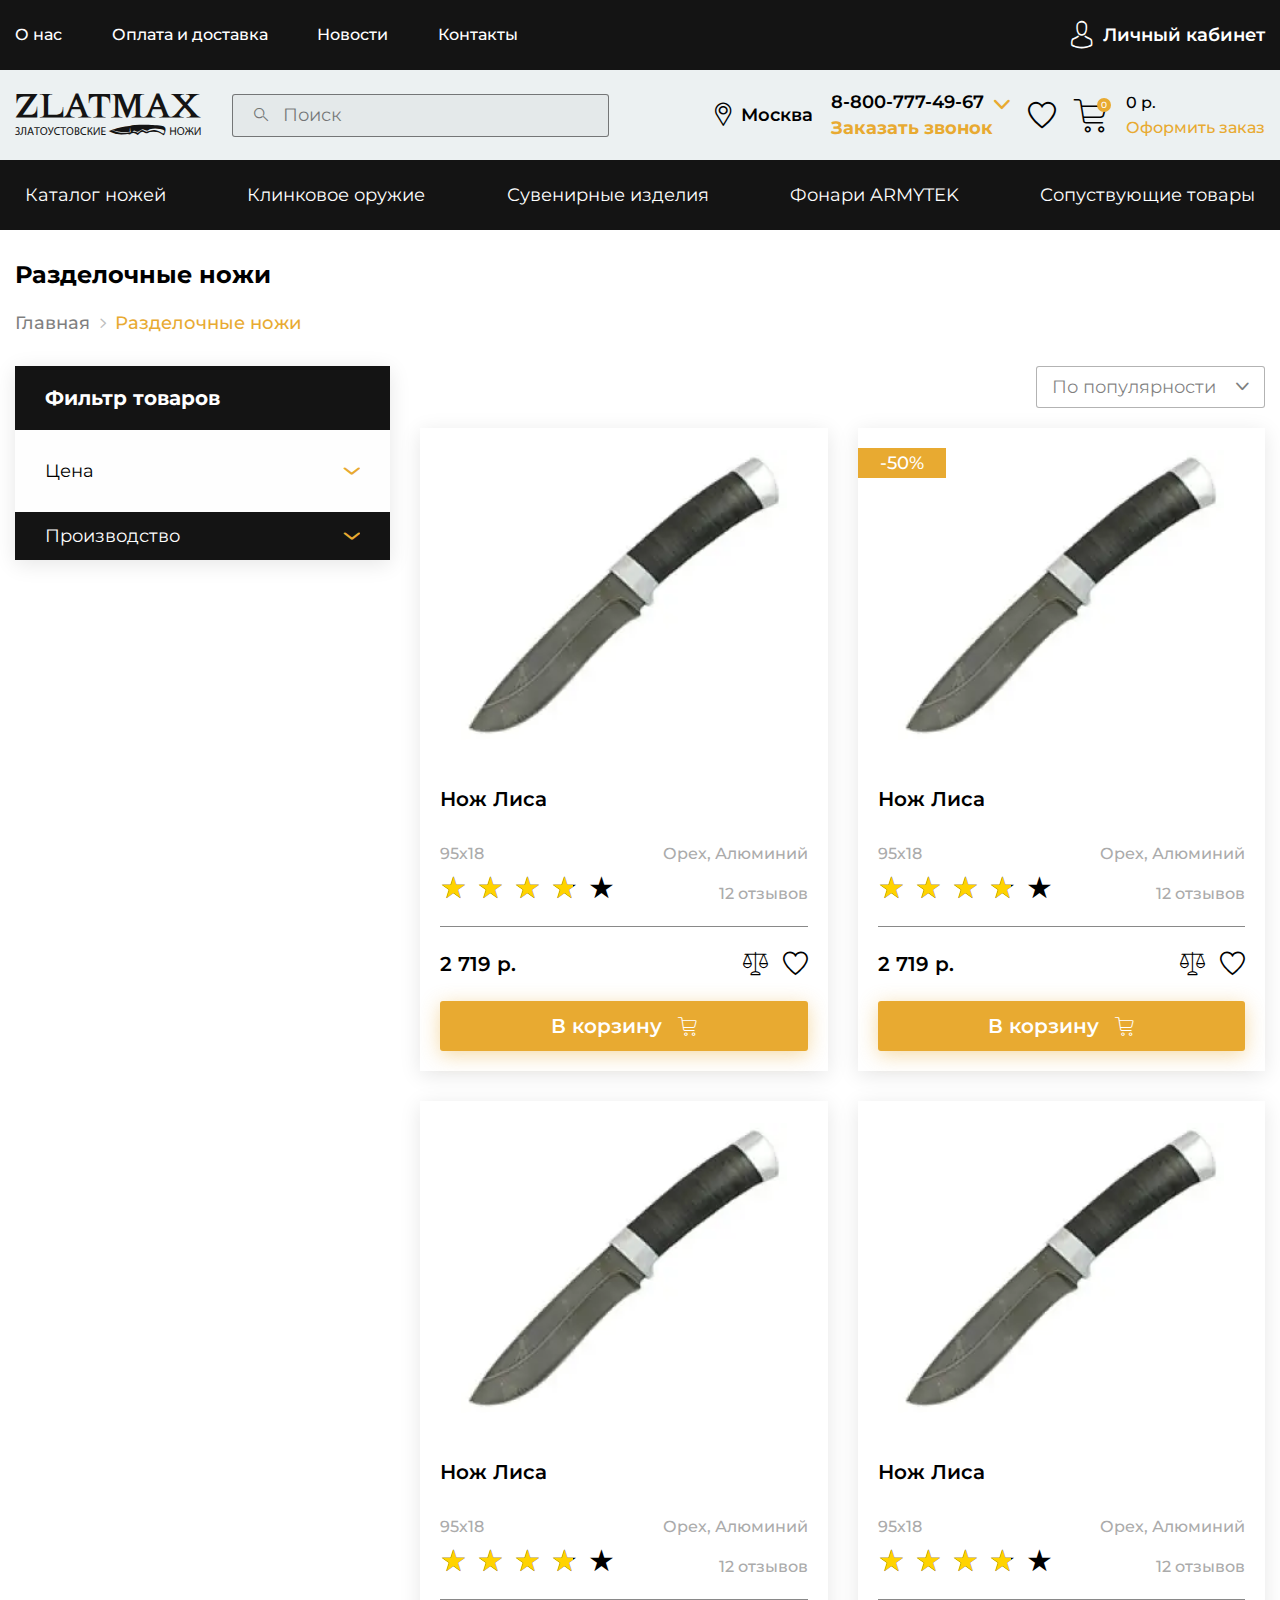
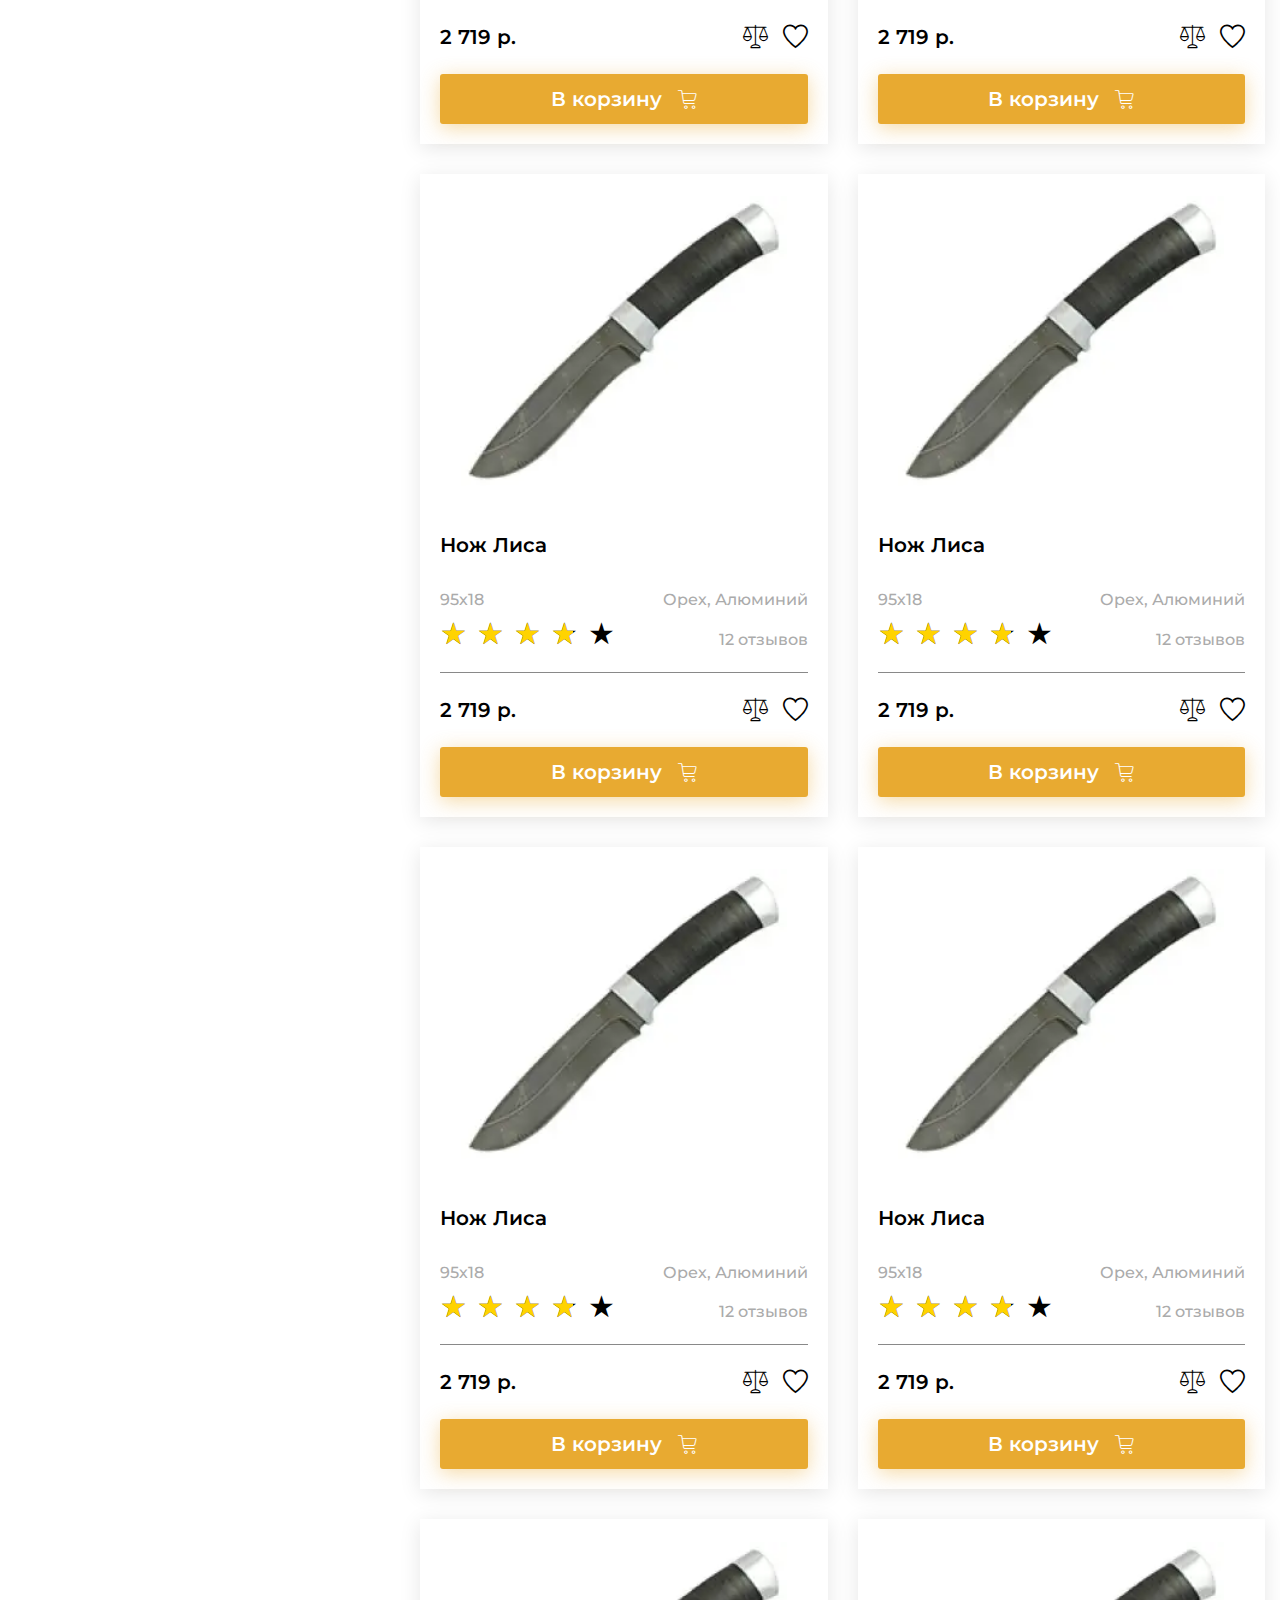
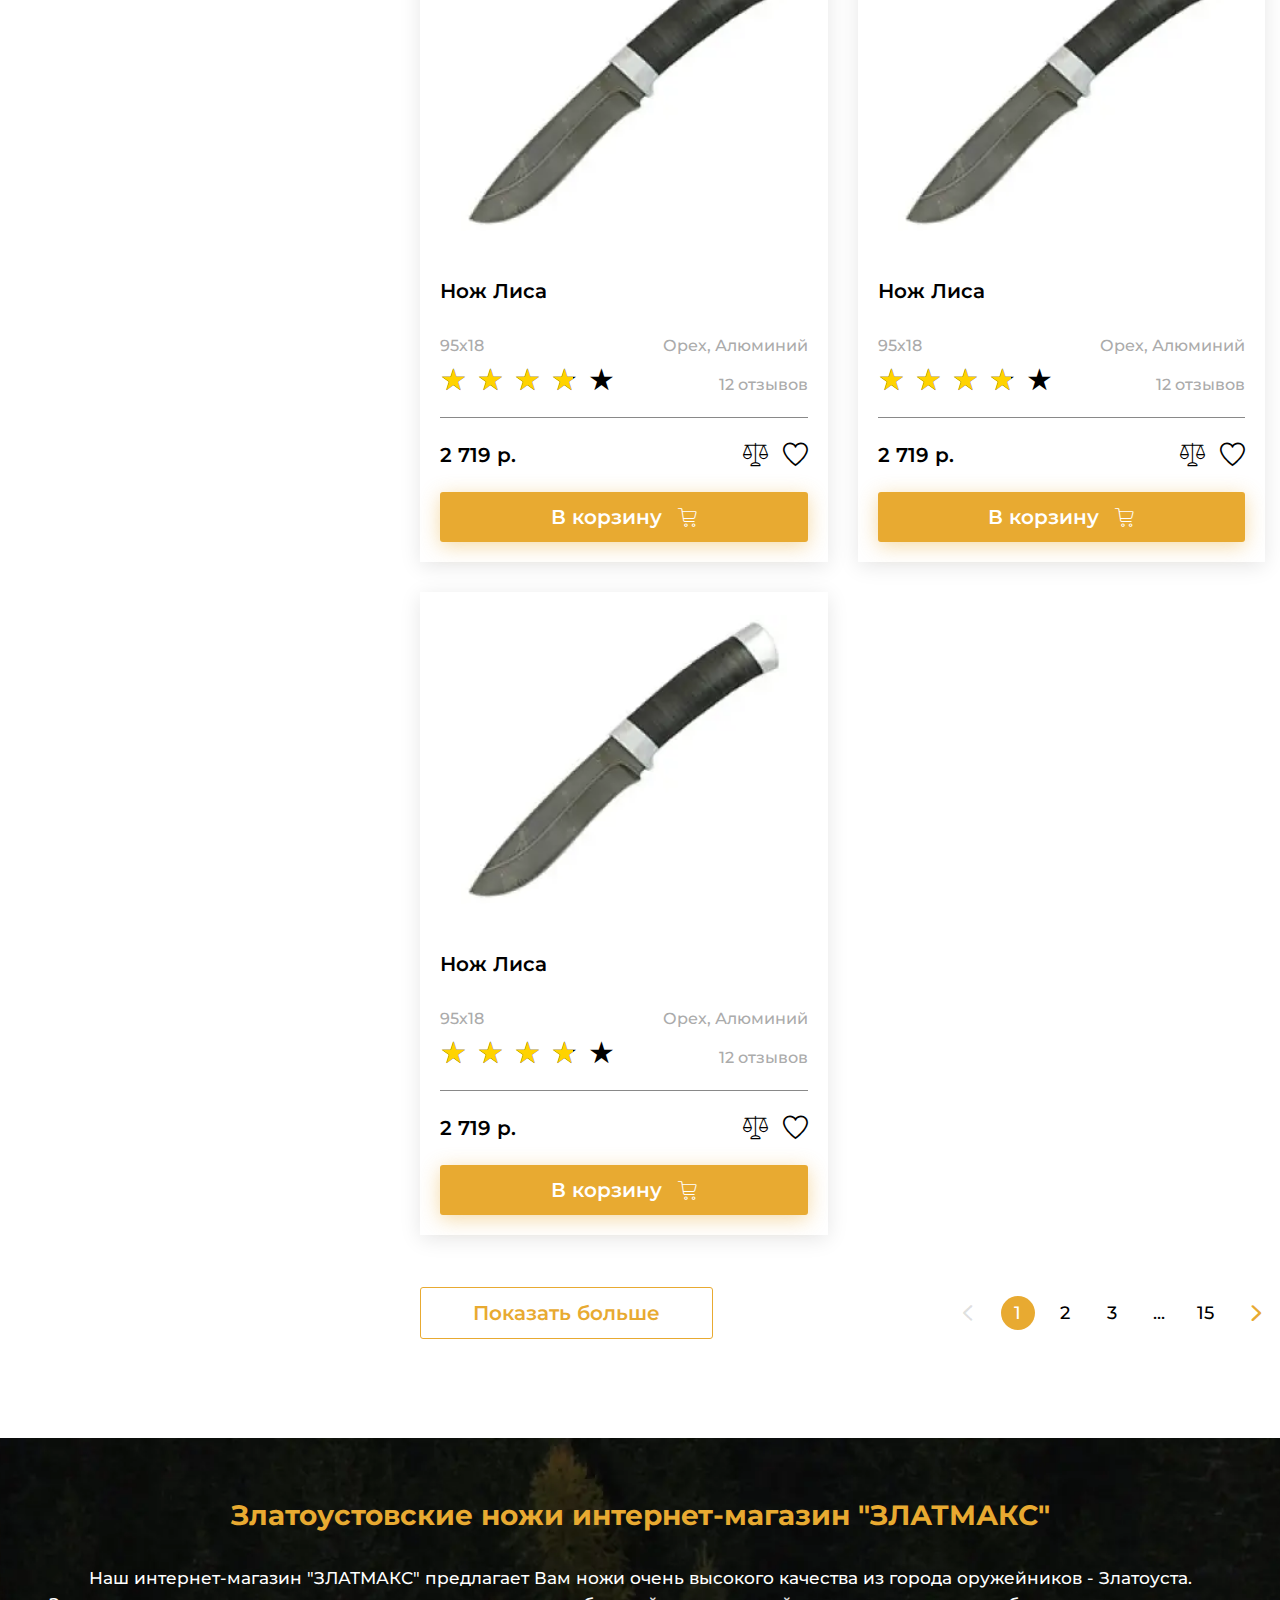
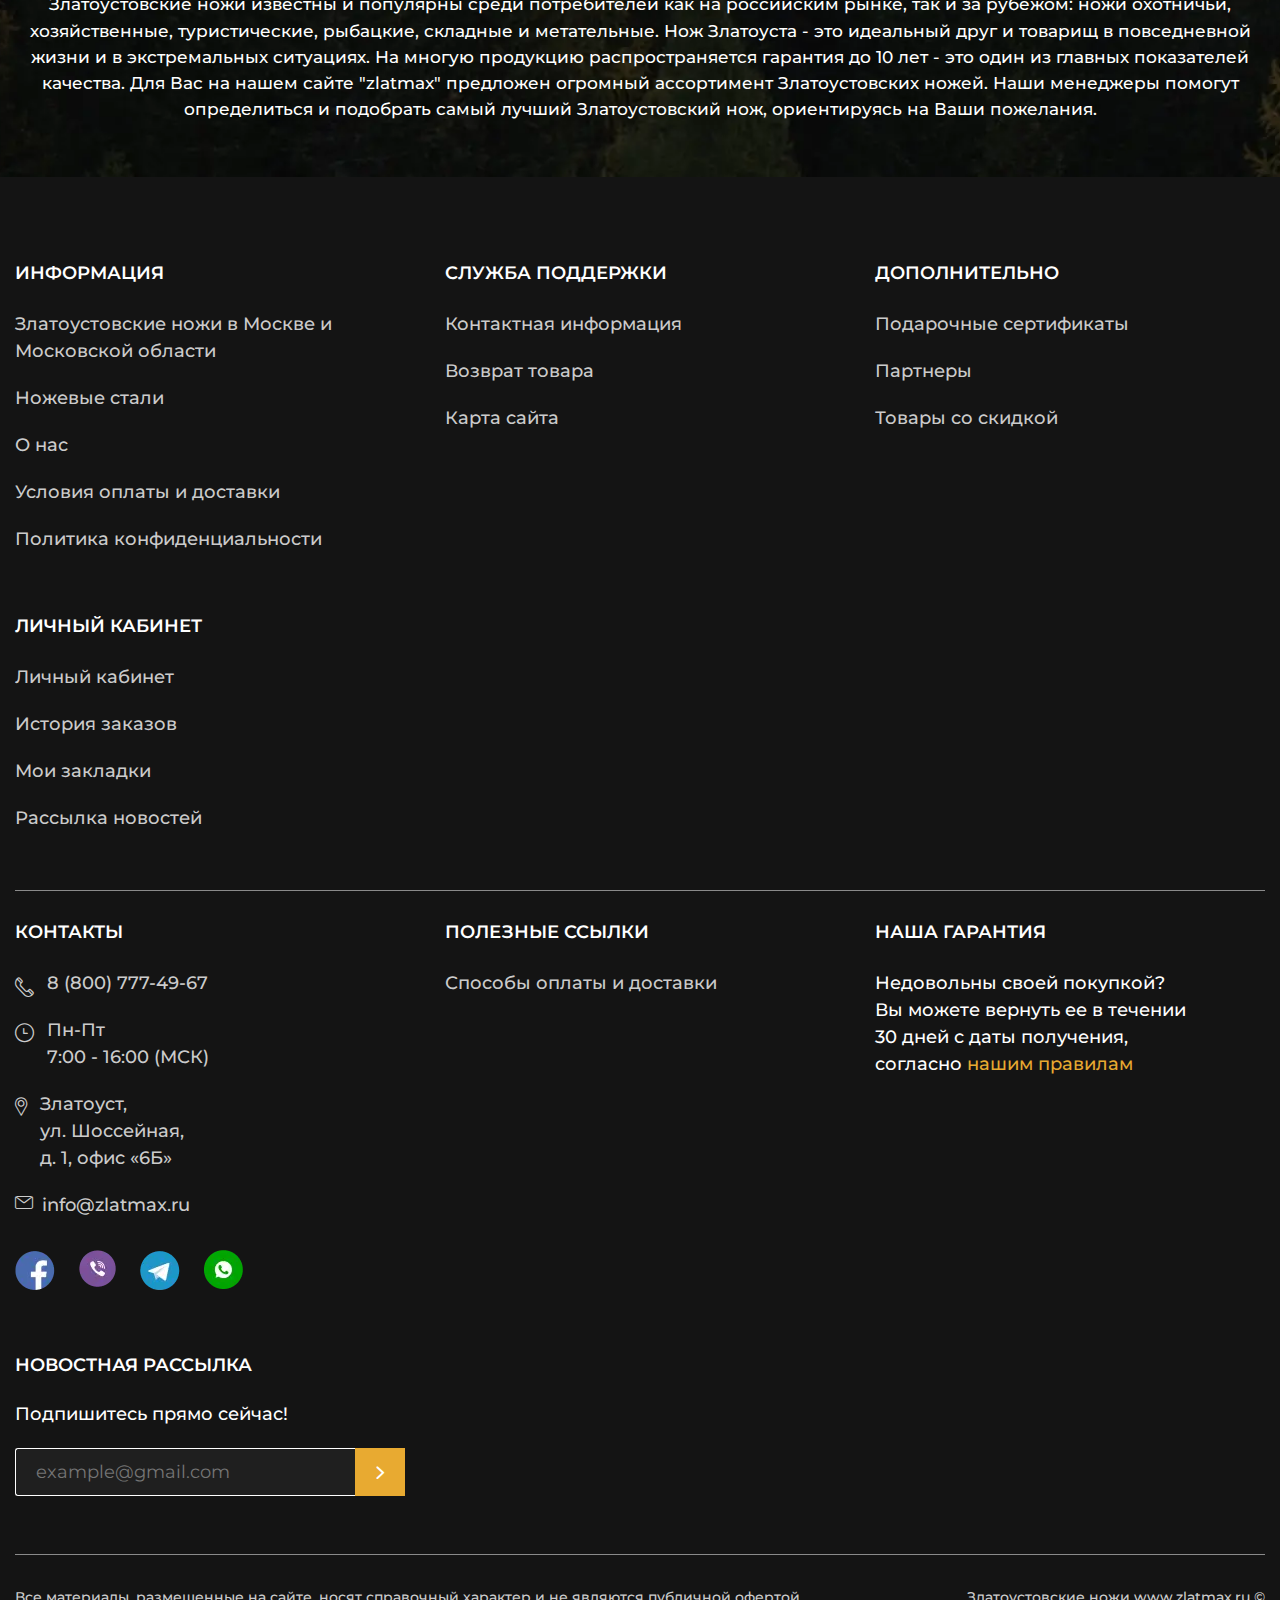
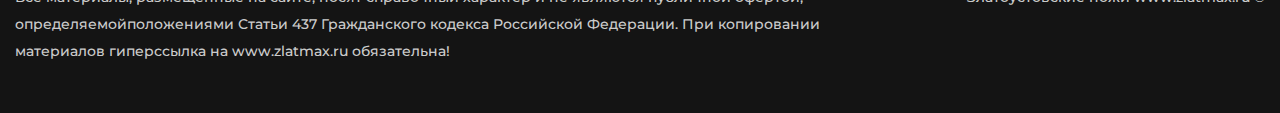
<file: catalog.html>
<!DOCTYPE html>
<html lang="ru">

<head>
	<title>Каталог</title>
	<meta charset="UTF-8">
	<meta name="format-detection" content="telephone=no">
	<!-- <style>body{opacity: 0;}</style> -->
	<link rel="stylesheet" href="css/style.min.css?_v=20240330132028">
	<link rel="shortcut icon" href="">
	<!-- <meta name="robots" content="noindex, nofollow"> -->
	<meta name="viewport" content="width=device-width, initial-scale=1.0">
</head>

<body>
	<div class="wrapper">
		<header class="header">
			<div class="header__top top-header">
				<div class="top-header__container">
					<nav class="top-header__menu menu-top-header">
						<ul data-da=".menu__body, 991.98" class="menu-top-header__list">
							<li class="menu-top-header__item menu-top-header__item_catalog"><a href="" data-catalog class="menu-top-header__link menu-top-header__link_catalog _icon-arrow-bottom">Каталог товаров</a></li>
							<li class="menu-top-header__item"><a href="" class="menu-top-header__link">О нас</a></li>
							<li class="menu-top-header__item"><a href="" class="menu-top-header__link">Оплата и доставка</a></li>
							<li class="menu-top-header__item"><a href="" class="menu-top-header__link">Новости</a></li>
							<li class="menu-top-header__item"><a href="" class="menu-top-header__link">Контакты</a></li>
						</ul>
					</nav>
					<a href="" class="top-header__user _icon-avatar"><span>Личный кабинет</span></a>
					<nav hidden class="menu">
						<button type="button" class="menu__icon icon-menu"><span></span></button>
						<div class="menu__body">

						</div>
					</nav>
				</div>
			</div>
			<div class="header__body body-header">
				<div class="body-header__container">
					<a href="home.html" class="body-header__logo"></a>
					<div data-da=".catalog-header__container, 479.98" class="body-header__search">
						<form action="#" class="search-header">
							<button type="submit" class="search-header__button _icon-search"></button>
							<input autocomplete="off" type="text" name="form[]" data-error="Ошибка" placeholder="Поиск" class="search-header__input">
						</form>
					</div>
					<div class="body-header__actions actions-header">
						<a href="" class="actions-header__location _icon-location"><span>Москва</span></a>
						<div data-da=".top-header__container, 991.98, first" class="actions-header__phones phones-header">
							<div data-spollers class="phones-header__items">
								<div class="phones-header__item">
									<a href="tel:88007774967" class="phones-header__phone"><span>8-800-777-49-67</span></a>
									<button type="button" data-spoller class="phones-header__arrow _icon-arrow-bottom"></button>
									<ul class="phones-header__list">
										<li><a href="tel:88007774967" class="phones-header__phone">8-800-777-49-67</a></li>
										<li><a href="tel:88007774967" class="phones-header__phone">8-800-777-49-67</a></li>
										<li><a href="tel:88007774967" class="phones-header__phone">8-800-777-49-67</a></li>
									</ul>
								</div>
							</div>
							<button type="button" data-popup="#callback" class="phones-header__callback">Заказать
								звонок</button>
						</div>
						<a data-da=".top-header__container, 991.98, 2" class="actions-header__favorite _icon-favorite"></a>
						<a data-da=".top-header__container, 991.98, 2" href="" class="actions-header__cart cart-header">
							<div class="cart-header__icon _icon-cart"><span>0</span></div>
							<div class="cart-header__body">
								<div class="cart-header__summ">0 р.</div>
								<div class="cart-header__link">Оформить заказ</div>
							</div>
						</a>
					</div>
				</div>
			</div>
			<div class="header__catalog catalog-header">
				<div class="catalog-header__container">
					<nav class="catalog-header__menu menu-catalog">
						<button type="button" class="menu-catalog__back _icon-arrow-back">Назад</button>
						<ul class="menu-catalog__list">
							<li class="menu-catalog__item"><button data-parent="1" class="menu-catalog__link">Каталог ножей</button></li>
							<li class="menu-catalog__item"><button data-parent="2" class="menu-catalog__link">Клинковое оружие</button></li>
							<li class="menu-catalog__item"><button class="menu-catalog__link">Сувенирные изделия</button></li>
							<li class="menu-catalog__item"><button class="menu-catalog__link">Фонари ARMYTEK</button></li>
							<li class="menu-catalog__item"><button class="menu-catalog__link">Сопуствующие товары</button></li>
						</ul>
						<div class="menu-catalog__sub-menu sub-menu-catalog">
							<button type="button" class="sub-menu-catalog__back _icon-arrow-back">Назад</button>
							<div class="sub-menu-catalog__container">
								<div hidden data-submenu="1" class="sub-menu-catalog__block">
									<div class="sub-menu-catalog__category">
										<a href="" class="sub-menu-catalog__link-category">Категория ножей</a>
									</div>
									<div class="sub-menu-catalog__category">
										<a href="" class="sub-menu-catalog__link-category">Производство ножей</a>
									</div>
									<div class="sub-menu-catalog__category">
										<a href="" class="sub-menu-catalog__link-category">Ножи по маркам стали</a>
									</div>
									<div class="sub-menu-catalog__category">
										<a href="" class="sub-menu-catalog__link-category">Заточка и полировка ножей</a>
									</div>
									<div class="sub-menu-catalog__category">
										<a href="" class="sub-menu-catalog__link-category">Ножевая мастерская</a>
									</div>

									<ul class="sub-menu-catalog__list">
										<li class="sub-menu-catalog__item"><a href="catalog.html" class="sub-menu-catalog__link">Разделочные ножи</a></li>
										<li class="sub-menu-catalog__item"><a href="" class="sub-menu-catalog__link">Туристические ножи</a></li>
										<li class="sub-menu-catalog__item"><a href="" class="sub-menu-catalog__link">Ножи охотничьи</a></li>
										<li class="sub-menu-catalog__item"><a href="" class="sub-menu-catalog__link">Булатные ножи</a></li>
										<li class="sub-menu-catalog__item"><a href="" class="sub-menu-catalog__link">Ножи из дамаска</a></li>
										<li class="sub-menu-catalog__item"><a href="" class="sub-menu-catalog__link">Тактического назначения</a></li>
										<li class="sub-menu-catalog__item"><a href="" class="sub-menu-catalog__link">Метательные ножи</a></li>
										<li class="sub-menu-catalog__item"><a href="" class="sub-menu-catalog__link">Мачете и кукри</a></li>
										<li class="sub-menu-catalog__item"><a href="" class="sub-menu-catalog__link">Ножи кухонные</a></li>
									</ul>
									<ul class="sub-menu-catalog__list">
										<li class="sub-menu-catalog__item"><a href="" class="sub-menu-catalog__link">Ножи АИР</a></li>
										<li class="sub-menu-catalog__item"><a href="" class="sub-menu-catalog__link">Ножи ЗИК</a></li>
										<li class="sub-menu-catalog__item"><a href="" class="sub-menu-catalog__link">Ножи ЗЗОСС</a></li>
										<li class="sub-menu-catalog__item"><a href="" class="sub-menu-catalog__link">Ножи РОСоружие</a></li>
										<li class="sub-menu-catalog__item"><a href="" class="sub-menu-catalog__link">Ножи Оружейник</a></li>
										<li class="sub-menu-catalog__item"><a href="" class="sub-menu-catalog__link">Булат Сергея Баранова</a></li>
										<li class="sub-menu-catalog__item"><a href="" class="sub-menu-catalog__link">Булат Андрея Умерова</a></li>
										<li class="sub-menu-catalog__item"><a href="" class="sub-menu-catalog__link">Ножи Златко</a></li>
										<li class="sub-menu-catalog__item"><a href="" class="sub-menu-catalog__link">Ножи Стиль-М</a></li>
										<li class="sub-menu-catalog__item"><a href="" class="sub-menu-catalog__link">Оружейная компания</a></li>
									</ul>
									<ul class="sub-menu-catalog__list">
										<li class="sub-menu-catalog__item"><a href="" class="sub-menu-catalog__link">Ножи из стали 40х102С2М</a></li>
										<li class="sub-menu-catalog__item"><a href="" class="sub-menu-catalog__link">Ножи из стали 95х18</a></li>
										<li class="sub-menu-catalog__item"><a href="" class="sub-menu-catalog__link">Ножи из стали 100х13м</a></li>
										<li class="sub-menu-catalog__item"><a href="" class="sub-menu-catalog__link">Ножи из стали 110х18м-ШД</a></li>
										<li class="sub-menu-catalog__item"><a href="" class="sub-menu-catalog__link">Ножи из стали ЭИ-107 ТЦ</a></li>
										<li class="sub-menu-catalog__item"><a href="" class="sub-menu-catalog__link">Ножи из стали 50х14МФ</a></li>
										<li class="sub-menu-catalog__item"><a href="" class="sub-menu-catalog__link">Ножи из стали AUS-8</a></li>
										<li class="sub-menu-catalog__item"><a href="" class="sub-menu-catalog__link">Ножи из стали К340</a></li>
										<li class="sub-menu-catalog__item"><a href="" class="sub-menu-catalog__link">Ножи из стали M390</a></li>
										<li class="sub-menu-catalog__item"><a href="" class="sub-menu-catalog__link">Ножи из стали ЭП-766</a></li>
									</ul>
									<ul class="sub-menu-catalog__list">
										<li class="sub-menu-catalog__item"><a href="" class="sub-menu-catalog__link">Паста ГОИ</a></li>
										<li class="sub-menu-catalog__item"><a href="" class="sub-menu-catalog__link">Алмазная паста</a></li>
										<li class="sub-menu-catalog__item"><a href="" class="sub-menu-catalog__link">Бруски и камни для заточки</a></li>
									</ul>
									<ul class="sub-menu-catalog__list">
										<li class="sub-menu-catalog__item"><a href="" class="sub-menu-catalog__link">Ножевые клинки</a></li>
										<li class="sub-menu-catalog__item"><a href="" class="sub-menu-catalog__link">Заготовки для ножей</a></li>
										<li class="sub-menu-catalog__item"><a href="" class="sub-menu-catalog__link">Литье для ножей</a></li>
										<li class="sub-menu-catalog__item"><a href="" class="sub-menu-catalog__link">Материалы для рукоятей</a></li>
										<li class="sub-menu-catalog__item"><a href="" class="sub-menu-catalog__link">Уход за рукоятиями ножей</a></li>
									</ul>
									<div class="sub-menu-catalog__footer">
										<a href="" class="sub-menu-catalog__all">Смотреть все</a>
									</div>
									<div class="sub-menu-catalog__footer">
										<a href="" class="sub-menu-catalog__all">Смотреть все</a>
									</div>
									<div class="sub-menu-catalog__footer">
										<a href="" class="sub-menu-catalog__all">Смотреть все</a>
									</div>
									<div class="sub-menu-catalog__footer">
										<a href="" class="sub-menu-catalog__all">Смотреть все</a>
									</div>
									<div class="sub-menu-catalog__footer">
										<a href="" class="sub-menu-catalog__all">Смотреть все</a>
									</div>
								</div>
								<div hidden data-submenu="2" class="sub-menu-catalog__block">
									<div class="sub-menu-catalog__category">
										<a href="" class="sub-menu-catalog__link-category">Категория ножей</a>
									</div>
									<div class="sub-menu-catalog__category">
										<a href="" class="sub-menu-catalog__link-category">Производство ножей</a>
									</div>
									<div class="sub-menu-catalog__category">
										<a href="" class="sub-menu-catalog__link-category">Ножи по маркам стали</a>
									</div>

									<ul class="sub-menu-catalog__list">
										<li class="sub-menu-catalog__item"><a href="" class="sub-menu-catalog__link">Разделочные ножи</a></li>
										<li class="sub-menu-catalog__item"><a href="" class="sub-menu-catalog__link">Туристические ножи</a></li>
										<li class="sub-menu-catalog__item"><a href="" class="sub-menu-catalog__link">Ножи охотничьи</a></li>
										<li class="sub-menu-catalog__item"><a href="" class="sub-menu-catalog__link">Булатные ножи</a></li>
										<li class="sub-menu-catalog__item"><a href="" class="sub-menu-catalog__link">Ножи из дамаска</a></li>
										<li class="sub-menu-catalog__item"><a href="" class="sub-menu-catalog__link">Тактического назначения</a></li>
										<li class="sub-menu-catalog__item"><a href="" class="sub-menu-catalog__link">Метательные ножи</a></li>
										<li class="sub-menu-catalog__item"><a href="" class="sub-menu-catalog__link">Мачете и кукри</a></li>
										<li class="sub-menu-catalog__item"><a href="" class="sub-menu-catalog__link">Ножи кухонные</a></li>
									</ul>
									<ul class="sub-menu-catalog__list">
										<li class="sub-menu-catalog__item"><a href="" class="sub-menu-catalog__link">Ножи АИР</a></li>
										<li class="sub-menu-catalog__item"><a href="" class="sub-menu-catalog__link">Ножи ЗИК</a></li>
										<li class="sub-menu-catalog__item"><a href="" class="sub-menu-catalog__link">Ножи ЗЗОСС</a></li>
										<li class="sub-menu-catalog__item"><a href="" class="sub-menu-catalog__link">Ножи РОСоружие</a></li>
										<li class="sub-menu-catalog__item"><a href="" class="sub-menu-catalog__link">Ножи Оружейник</a></li>
										<li class="sub-menu-catalog__item"><a href="" class="sub-menu-catalog__link">Булат Сергея Баранова</a></li>
										<li class="sub-menu-catalog__item"><a href="" class="sub-menu-catalog__link">Булат Андрея Умерова</a></li>
										<li class="sub-menu-catalog__item"><a href="" class="sub-menu-catalog__link">Ножи Златко</a></li>
										<li class="sub-menu-catalog__item"><a href="" class="sub-menu-catalog__link">Ножи Стиль-М</a></li>
										<li class="sub-menu-catalog__item"><a href="" class="sub-menu-catalog__link">Оружейная компания</a></li>
									</ul>
									<ul class="sub-menu-catalog__list">
										<li class="sub-menu-catalog__item"><a href="" class="sub-menu-catalog__link">Ножи из стали 40х102С2М</a></li>
										<li class="sub-menu-catalog__item"><a href="" class="sub-menu-catalog__link">Ножи из стали 95х18</a></li>
										<li class="sub-menu-catalog__item"><a href="" class="sub-menu-catalog__link">Ножи из стали 100х13м</a></li>
										<li class="sub-menu-catalog__item"><a href="" class="sub-menu-catalog__link">Ножи из стали 110х18м-ШД</a></li>
										<li class="sub-menu-catalog__item"><a href="" class="sub-menu-catalog__link">Ножи из стали ЭИ-107 ТЦ</a></li>
										<li class="sub-menu-catalog__item"><a href="" class="sub-menu-catalog__link">Ножи из стали 50х14МФ</a></li>
										<li class="sub-menu-catalog__item"><a href="" class="sub-menu-catalog__link">Ножи из стали AUS-8</a></li>
										<li class="sub-menu-catalog__item"><a href="" class="sub-menu-catalog__link">Ножи из стали К340</a></li>
										<li class="sub-menu-catalog__item"><a href="" class="sub-menu-catalog__link">Ножи из стали M390</a></li>
										<li class="sub-menu-catalog__item"><a href="" class="sub-menu-catalog__link">Ножи из стали ЭП-766</a></li>
									</ul>

									<div class="sub-menu-catalog__footer">
										<a href="" class="sub-menu-catalog__all">Смотреть все</a>
									</div>
									<div class="sub-menu-catalog__footer">
										<a href="" class="sub-menu-catalog__all">Смотреть все</a>
									</div>
									<div class="sub-menu-catalog__footer">
										<a href="" class="sub-menu-catalog__all">Смотреть все</a>
									</div>



								</div>
							</div>
						</div>
					</nav>
				</div>
			</div>

		</header>
		<main class="page page_inner">
			<div class="page__header">
				<div class="page__container">
					<h1 class="page__title title">Разделочные ножи</h1>
					<!-- breadcrumbs -хлебные крошки, переход с главной на другие страницы -->
					<nav class="page__breadcrumbs breadcrumbs">
						<ul class="breadcrumbs__list">
							<li class="breadcrumbs__item">
								<a href="home.html" class="breadcrumbs__link">Главная</a>
							</li>
							<li class="breadcrumbs__item">
								<sapn class="breadcrumbs__current">Разделочные ножи</sapn>
							</li>
						</ul>
					</nav>
				</div>
			</div>
			<div class="catalog">
				<div class="catalog__container">
					<div class="catalog__body">
						<div class="catalog__filter filter-catalog">
							<div class="filter-catalog__title">Фильтр товаров</div>
							<div data-spollers class="filter-catalog__itmes">
								<div class="filter-catalog__price price-filter">
									<button type="button" data-spoller class="price-filter__title _icon-soller-arrow">Цена</button>
									<div data-range class="price-filter__body">
										<div class="price-filter__inputs">
											<input data-range-from="0" autocomplete="off" type="text" value="500" name="form[]" class="price-filter__input">
											<input data-range-to="5000" autocomplete="off" type="text" value="1000" name="form[]" class="price-filter__input">
										</div>
										<div data-range-item class="price-filter__range"></div>
									</div>
								</div>
								<div class="filter-catalog__itme itme-filter-catalog">
									<button type="button" data-spoller class="itme-filter-catalog__title _icon-soller-arrow">Производство</button>
									<div class="itme-filter-catalog__body">
										<div class="itme-filter-catalog__checkbox checkbox">
											<input id="c_1" data-error="Ошибка" class="checkbox__input" type="checkbox" value="1" name="form[]">
											<label for="c_1" class="checkbox__label"><span class="checkbox__text">АиР<small>(250)</small></span></label>
										</div>
										<div class="itme-filter-catalog__checkbox checkbox">
											<input id="c_2" data-error="Ошибка" class="checkbox__input" type="checkbox" value="1" name="form[]">
											<label for="c_2" class="checkbox__label"><span class="checkbox__text">Булат Сергея Баранова<small>(25)</small></span></label>
										</div>
										<div class="itme-filter-catalog__checkbox checkbox">
											<input id="c_3" data-error="Ошибка" class="checkbox__input" type="checkbox" value="1" name="form[]">
											<label for="c_3" class="checkbox__label"><span class="checkbox__text">Булат Умерова<small>(265)</small></span></label>
										</div>
										<div class="itme-filter-catalog__checkbox checkbox">
											<input id="c_4" data-error="Ошибка" class="checkbox__input" type="checkbox" value="1" name="form[]">
											<label for="c_4" class="checkbox__label"><span class="checkbox__text">ЗЗОСС<small>(18)</small></span></label>
										</div>
										<div class="itme-filter-catalog__checkbox checkbox">
											<input id="c_5" data-error="Ошибка" class="checkbox__input" type="checkbox" value="1" name="form[]">
											<label for="c_5" class="checkbox__label"><span class="checkbox__text">ЗИК<small>(170)</small></span></label>
										</div>
									</div>
								</div>
							</div>
						</div>
						<div class="catalog__content">
							<div class="catalog__control">
								<select name="form[]" class="control">
									<option value="1" selected>По популярности</option>
									<option value="2">По популярности</option>
									<option value="3">По популярности</option>
									<option value="4">По популярности</option>
								</select>
							</div>
							<div class="catalog__products">
								<article class="product-card">
									<a href="" class="product-card__image">
										<span class="product-card__item-image-ibg product-card__item-image-ibg_contain">
											<picture><source srcset="img/product-card/image.webp" type="image/webp"><img src="img/product-card/image.jpg" alt="Картинка"></picture>
										</span>
									</a>
									<div class="product-card__body">
										<h4 class="product-card__title">
											<a href="" class="product-card__link-title">Нож Лиса</a>
										</h4>
										<div class="product-card__info info-product-card">
											<div class="info-product-card__size">95х18</div>
											<div class="info-product-card__materials">Орех, Алюминий</div>
										</div>
										<div class="product-card__rating rating rating_set">
											<div class="rating__body">
												<div class="rating__active"></div>
												<div class="rating__items">
													<input type="radio" class="rating__item" value="1" name="rating">
													<input type="radio" class="rating__item" value="2" name="rating">
													<input type="radio" class="rating__item" value="3" name="rating">
													<input type="radio" class="rating__item" value="4" name="rating">
													<input type="radio" class="rating__item" value="5" name="rating">
												</div>
											</div>
											<div class="rating__value">3.6</div>
											<div class="rating__info">12 отзывов</div>
										</div>
										<div class="product-card__footer">
											<div class="product-card__price">2 719 р.</div>
											<a href="" class="product-card__compare _icon-compare"></a>
											<a href="" class="product-card__favorite _icon-favorite"></a>
										</div>
										<button type="button" class="product-card__cart button"><span class="_icon-cart">В корзину</span></button>

									</div>
								</article>
								<article class="product-card">
									<div class="product-card__sale">-50%</div>
									<a href="" class="product-card__image">
										<span class="product-card__item-image-ibg product-card__item-image-ibg_contain">
											<picture><source srcset="img/product-card/image.webp" type="image/webp"><img src="img/product-card/image.jpg" alt="Картинка"></picture>
										</span>
									</a>
									<div class="product-card__body">
										<h4 class="product-card__title">
											<a href="" class="product-card__link-title">Нож Лиса</a>
										</h4>
										<div class="product-card__info info-product-card">
											<div class="info-product-card__size">95х18</div>
											<div class="info-product-card__materials">Орех, Алюминий</div>
										</div>
										<div class="product-card__rating rating rating_set">
											<div class="rating__body">
												<div class="rating__active"></div>
												<div class="rating__items">
													<input type="radio" class="rating__item" value="1" name="rating">
													<input type="radio" class="rating__item" value="2" name="rating">
													<input type="radio" class="rating__item" value="3" name="rating">
													<input type="radio" class="rating__item" value="4" name="rating">
													<input type="radio" class="rating__item" value="5" name="rating">
												</div>
											</div>
											<div class="rating__value">3.6</div>
											<div class="rating__info">12 отзывов</div>
										</div>
										<div class="product-card__footer">
											<div class="product-card__price">2 719 р.</div>
											<a href="" class="product-card__compare _icon-compare"></a>
											<a href="" class="product-card__favorite _icon-favorite"></a>
										</div>
										<button type="button" class="product-card__cart button"><span class="_icon-cart">В корзину</span></button>

									</div>
								</article>
								<article class="product-card">
									<a href="" class="product-card__image">
										<span class="product-card__item-image-ibg product-card__item-image-ibg_contain">
											<picture><source srcset="img/product-card/image.webp" type="image/webp"><img src="img/product-card/image.jpg" alt="Картинка"></picture>
										</span>
									</a>
									<div class="product-card__body">
										<h4 class="product-card__title">
											<a href="" class="product-card__link-title">Нож Лиса</a>
										</h4>
										<div class="product-card__info info-product-card">
											<div class="info-product-card__size">95х18</div>
											<div class="info-product-card__materials">Орех, Алюминий</div>
										</div>
										<div class="product-card__rating rating rating_set">
											<div class="rating__body">
												<div class="rating__active"></div>
												<div class="rating__items">
													<input type="radio" class="rating__item" value="1" name="rating">
													<input type="radio" class="rating__item" value="2" name="rating">
													<input type="radio" class="rating__item" value="3" name="rating">
													<input type="radio" class="rating__item" value="4" name="rating">
													<input type="radio" class="rating__item" value="5" name="rating">
												</div>
											</div>
											<div class="rating__value">3.6</div>
											<div class="rating__info">12 отзывов</div>
										</div>
										<div class="product-card__footer">
											<div class="product-card__price">2 719 р.</div>
											<a href="" class="product-card__compare _icon-compare"></a>
											<a href="" class="product-card__favorite _icon-favorite"></a>
										</div>
										<button type="button" class="product-card__cart button"><span class="_icon-cart">В корзину</span></button>

									</div>
								</article>
								<article class="product-card">
									<a href="" class="product-card__image">
										<span class="product-card__item-image-ibg product-card__item-image-ibg_contain">
											<picture><source srcset="img/product-card/image.webp" type="image/webp"><img src="img/product-card/image.jpg" alt="Картинка"></picture>
										</span>
									</a>
									<div class="product-card__body">
										<h4 class="product-card__title">
											<a href="" class="product-card__link-title">Нож Лиса</a>
										</h4>
										<div class="product-card__info info-product-card">
											<div class="info-product-card__size">95х18</div>
											<div class="info-product-card__materials">Орех, Алюминий</div>
										</div>
										<div class="product-card__rating rating rating_set">
											<div class="rating__body">
												<div class="rating__active"></div>
												<div class="rating__items">
													<input type="radio" class="rating__item" value="1" name="rating">
													<input type="radio" class="rating__item" value="2" name="rating">
													<input type="radio" class="rating__item" value="3" name="rating">
													<input type="radio" class="rating__item" value="4" name="rating">
													<input type="radio" class="rating__item" value="5" name="rating">
												</div>
											</div>
											<div class="rating__value">3.6</div>
											<div class="rating__info">12 отзывов</div>
										</div>
										<div class="product-card__footer">
											<div class="product-card__price">2 719 р.</div>
											<a href="" class="product-card__compare _icon-compare"></a>
											<a href="" class="product-card__favorite _icon-favorite"></a>
										</div>
										<button type="button" class="product-card__cart button"><span class="_icon-cart">В корзину</span></button>

									</div>
								</article>
								<article class="product-card">
									<a href="" class="product-card__image">
										<span class="product-card__item-image-ibg product-card__item-image-ibg_contain">
											<picture><source srcset="img/product-card/image.webp" type="image/webp"><img src="img/product-card/image.jpg" alt="Картинка"></picture>
										</span>
									</a>
									<div class="product-card__body">
										<h4 class="product-card__title">
											<a href="" class="product-card__link-title">Нож Лиса</a>
										</h4>
										<div class="product-card__info info-product-card">
											<div class="info-product-card__size">95х18</div>
											<div class="info-product-card__materials">Орех, Алюминий</div>
										</div>
										<div class="product-card__rating rating rating_set">
											<div class="rating__body">
												<div class="rating__active"></div>
												<div class="rating__items">
													<input type="radio" class="rating__item" value="1" name="rating">
													<input type="radio" class="rating__item" value="2" name="rating">
													<input type="radio" class="rating__item" value="3" name="rating">
													<input type="radio" class="rating__item" value="4" name="rating">
													<input type="radio" class="rating__item" value="5" name="rating">
												</div>
											</div>
											<div class="rating__value">3.6</div>
											<div class="rating__info">12 отзывов</div>
										</div>
										<div class="product-card__footer">
											<div class="product-card__price">2 719 р.</div>
											<a href="" class="product-card__compare _icon-compare"></a>
											<a href="" class="product-card__favorite _icon-favorite"></a>
										</div>
										<button type="button" class="product-card__cart button"><span class="_icon-cart">В корзину</span></button>

									</div>
								</article>
								<article class="product-card">
									<a href="" class="product-card__image">
										<span class="product-card__item-image-ibg product-card__item-image-ibg_contain">
											<picture><source srcset="img/product-card/image.webp" type="image/webp"><img src="img/product-card/image.jpg" alt="Картинка"></picture>
										</span>
									</a>
									<div class="product-card__body">
										<h4 class="product-card__title">
											<a href="" class="product-card__link-title">Нож Лиса</a>
										</h4>
										<div class="product-card__info info-product-card">
											<div class="info-product-card__size">95х18</div>
											<div class="info-product-card__materials">Орех, Алюминий</div>
										</div>
										<div class="product-card__rating rating rating_set">
											<div class="rating__body">
												<div class="rating__active"></div>
												<div class="rating__items">
													<input type="radio" class="rating__item" value="1" name="rating">
													<input type="radio" class="rating__item" value="2" name="rating">
													<input type="radio" class="rating__item" value="3" name="rating">
													<input type="radio" class="rating__item" value="4" name="rating">
													<input type="radio" class="rating__item" value="5" name="rating">
												</div>
											</div>
											<div class="rating__value">3.6</div>
											<div class="rating__info">12 отзывов</div>
										</div>
										<div class="product-card__footer">
											<div class="product-card__price">2 719 р.</div>
											<a href="" class="product-card__compare _icon-compare"></a>
											<a href="" class="product-card__favorite _icon-favorite"></a>
										</div>
										<button type="button" class="product-card__cart button"><span class="_icon-cart">В корзину</span></button>

									</div>
								</article>
								<article class="product-card">
									<a href="" class="product-card__image">
										<span class="product-card__item-image-ibg product-card__item-image-ibg_contain">
											<picture><source srcset="img/product-card/image.webp" type="image/webp"><img src="img/product-card/image.jpg" alt="Картинка"></picture>
										</span>
									</a>
									<div class="product-card__body">
										<h4 class="product-card__title">
											<a href="" class="product-card__link-title">Нож Лиса</a>
										</h4>
										<div class="product-card__info info-product-card">
											<div class="info-product-card__size">95х18</div>
											<div class="info-product-card__materials">Орех, Алюминий</div>
										</div>
										<div class="product-card__rating rating rating_set">
											<div class="rating__body">
												<div class="rating__active"></div>
												<div class="rating__items">
													<input type="radio" class="rating__item" value="1" name="rating">
													<input type="radio" class="rating__item" value="2" name="rating">
													<input type="radio" class="rating__item" value="3" name="rating">
													<input type="radio" class="rating__item" value="4" name="rating">
													<input type="radio" class="rating__item" value="5" name="rating">
												</div>
											</div>
											<div class="rating__value">3.6</div>
											<div class="rating__info">12 отзывов</div>
										</div>
										<div class="product-card__footer">
											<div class="product-card__price">2 719 р.</div>
											<a href="" class="product-card__compare _icon-compare"></a>
											<a href="" class="product-card__favorite _icon-favorite"></a>
										</div>
										<button type="button" class="product-card__cart button"><span class="_icon-cart">В корзину</span></button>

									</div>
								</article>
								<article class="product-card">
									<a href="" class="product-card__image">
										<span class="product-card__item-image-ibg product-card__item-image-ibg_contain">
											<picture><source srcset="img/product-card/image.webp" type="image/webp"><img src="img/product-card/image.jpg" alt="Картинка"></picture>
										</span>
									</a>
									<div class="product-card__body">
										<h4 class="product-card__title">
											<a href="" class="product-card__link-title">Нож Лиса</a>
										</h4>
										<div class="product-card__info info-product-card">
											<div class="info-product-card__size">95х18</div>
											<div class="info-product-card__materials">Орех, Алюминий</div>
										</div>
										<div class="product-card__rating rating rating_set">
											<div class="rating__body">
												<div class="rating__active"></div>
												<div class="rating__items">
													<input type="radio" class="rating__item" value="1" name="rating">
													<input type="radio" class="rating__item" value="2" name="rating">
													<input type="radio" class="rating__item" value="3" name="rating">
													<input type="radio" class="rating__item" value="4" name="rating">
													<input type="radio" class="rating__item" value="5" name="rating">
												</div>
											</div>
											<div class="rating__value">3.6</div>
											<div class="rating__info">12 отзывов</div>
										</div>
										<div class="product-card__footer">
											<div class="product-card__price">2 719 р.</div>
											<a href="" class="product-card__compare _icon-compare"></a>
											<a href="" class="product-card__favorite _icon-favorite"></a>
										</div>
										<button type="button" class="product-card__cart button"><span class="_icon-cart">В корзину</span></button>

									</div>
								</article>
								<article class="product-card">
									<a href="" class="product-card__image">
										<span class="product-card__item-image-ibg product-card__item-image-ibg_contain">
											<picture><source srcset="img/product-card/image.webp" type="image/webp"><img src="img/product-card/image.jpg" alt="Картинка"></picture>
										</span>
									</a>
									<div class="product-card__body">
										<h4 class="product-card__title">
											<a href="" class="product-card__link-title">Нож Лиса</a>
										</h4>
										<div class="product-card__info info-product-card">
											<div class="info-product-card__size">95х18</div>
											<div class="info-product-card__materials">Орех, Алюминий</div>
										</div>
										<div class="product-card__rating rating rating_set">
											<div class="rating__body">
												<div class="rating__active"></div>
												<div class="rating__items">
													<input type="radio" class="rating__item" value="1" name="rating">
													<input type="radio" class="rating__item" value="2" name="rating">
													<input type="radio" class="rating__item" value="3" name="rating">
													<input type="radio" class="rating__item" value="4" name="rating">
													<input type="radio" class="rating__item" value="5" name="rating">
												</div>
											</div>
											<div class="rating__value">3.6</div>
											<div class="rating__info">12 отзывов</div>
										</div>
										<div class="product-card__footer">
											<div class="product-card__price">2 719 р.</div>
											<a href="" class="product-card__compare _icon-compare"></a>
											<a href="" class="product-card__favorite _icon-favorite"></a>
										</div>
										<button type="button" class="product-card__cart button"><span class="_icon-cart">В корзину</span></button>

									</div>
								</article>
								<article class="product-card">
									<a href="" class="product-card__image">
										<span class="product-card__item-image-ibg product-card__item-image-ibg_contain">
											<picture><source srcset="img/product-card/image.webp" type="image/webp"><img src="img/product-card/image.jpg" alt="Картинка"></picture>
										</span>
									</a>
									<div class="product-card__body">
										<h4 class="product-card__title">
											<a href="" class="product-card__link-title">Нож Лиса</a>
										</h4>
										<div class="product-card__info info-product-card">
											<div class="info-product-card__size">95х18</div>
											<div class="info-product-card__materials">Орех, Алюминий</div>
										</div>
										<div class="product-card__rating rating rating_set">
											<div class="rating__body">
												<div class="rating__active"></div>
												<div class="rating__items">
													<input type="radio" class="rating__item" value="1" name="rating">
													<input type="radio" class="rating__item" value="2" name="rating">
													<input type="radio" class="rating__item" value="3" name="rating">
													<input type="radio" class="rating__item" value="4" name="rating">
													<input type="radio" class="rating__item" value="5" name="rating">
												</div>
											</div>
											<div class="rating__value">3.6</div>
											<div class="rating__info">12 отзывов</div>
										</div>
										<div class="product-card__footer">
											<div class="product-card__price">2 719 р.</div>
											<a href="" class="product-card__compare _icon-compare"></a>
											<a href="" class="product-card__favorite _icon-favorite"></a>
										</div>
										<button type="button" class="product-card__cart button"><span class="_icon-cart">В корзину</span></button>

									</div>
								</article>
								<article class="product-card">
									<a href="" class="product-card__image">
										<span class="product-card__item-image-ibg product-card__item-image-ibg_contain">
											<picture><source srcset="img/product-card/image.webp" type="image/webp"><img src="img/product-card/image.jpg" alt="Картинка"></picture>
										</span>
									</a>
									<div class="product-card__body">
										<h4 class="product-card__title">
											<a href="" class="product-card__link-title">Нож Лиса</a>
										</h4>
										<div class="product-card__info info-product-card">
											<div class="info-product-card__size">95х18</div>
											<div class="info-product-card__materials">Орех, Алюминий</div>
										</div>
										<div class="product-card__rating rating rating_set">
											<div class="rating__body">
												<div class="rating__active"></div>
												<div class="rating__items">
													<input type="radio" class="rating__item" value="1" name="rating">
													<input type="radio" class="rating__item" value="2" name="rating">
													<input type="radio" class="rating__item" value="3" name="rating">
													<input type="radio" class="rating__item" value="4" name="rating">
													<input type="radio" class="rating__item" value="5" name="rating">
												</div>
											</div>
											<div class="rating__value">3.6</div>
											<div class="rating__info">12 отзывов</div>
										</div>
										<div class="product-card__footer">
											<div class="product-card__price">2 719 р.</div>
											<a href="" class="product-card__compare _icon-compare"></a>
											<a href="" class="product-card__favorite _icon-favorite"></a>
										</div>
										<button type="button" class="product-card__cart button"><span class="_icon-cart">В корзину</span></button>

									</div>
								</article>
							</div>
							<div class="catalog__footer">
								<a href="" class="catalog__more button button_border">Показать больше</a>
								<div class="catalog__pagging pagging">
									<button disabled type="button" class="pagging__arrow pagging__arrow_left _icon-arrow-bottom"></button>
									<ul class="pagging__list">
										<li class="pagging__item">
											<a href="" class="pagging__link _active">1</a>
										</li>
										<li class="pagging__item">
											<a href="" class="pagging__link">2</a>
										</li>
										<li class="pagging__item">
											<a href="" class="pagging__link">3</a>
										</li>
										<li class="pagging__item">
											<a href="" class="pagging__link">...</a>
										</li>
										<li class="pagging__item">
											<a href="" class="pagging__link">15</a>
										</li>
									</ul>
									<button type="button" class="pagging__arrow pagging__arrow_right _icon-arrow-bottom"></button>
								</div>
							</div>
						</div>
					</div>
				</div>
			</div>
		</main>
		<footer class="footer">
			<section class="footer__text text-footer">
				<div class="text-footer__container">
					<h1 class="text-footer__title">Златоустовские ножи интернет-магазин "ЗЛАТМАКС"</h1>
					<div class="text-footer__text">Наш интернет-магазин "ЗЛАТМАКС" предлагает Вам ножи очень высокого качества из города оружейников - Златоуста. Златоустовские ножи известны и популярны среди потребителей как на российским рынке, так и за рубежом: ножи охотничьи, хозяйственные,
						туристические, рыбацкие, складные и метательные. Нож Златоуста - это идеальный друг и товарищ в повседневной жизни и в экстремальных ситуациях. На многую продукцию распространяется гарантия до 10 лет - это один из главных показателей качества. Для Вас на нашем сайте "zlatmax"
						предложен огромный ассортимент Златоустовских ножей. Наши менеджеры помогут определиться и подобрать самый лучший Златоустовский нож, ориентируясь на Ваши пожелания.</div>
				</div>
			</section>
			<div class="footer__container">
				<div class="footer__body body-footer">
					<div class="body-footer__row">
						<div class="body-footer__item item-footer">
							<div data-spollers="767.98" class="item-footer__spoller spoller-item-footer">
								<div class="spoller-item-footer__item">
									<button type="button" data-spoller class="spoller-item-footer__title">ИНФОРМАЦИЯ</button>
									<div class="spoller-item-footer__body">
										<nav class="menu-footer">
											<ul class="menu-footer__list">
												<li class="menu-footer__item"><a href="" class="menu-footer__link">Златоустовские ножи
														в Москве и Московской
														области</a></li>
												<li class="menu-footer__item"><a href="" class="menu-footer__link">Ножевые стали</a></li>
												<li class="menu-footer__item"><a href="" class="menu-footer__link">О нас</a></li>
												<li class="menu-footer__item"><a href="" class="menu-footer__link">Условия оплаты
														и доставки</a></li>
												<li class="menu-footer__item"><a href="" class="menu-footer__link">Политика
														конфиденциальности</a></li>
											</ul>
										</nav>

									</div>
								</div>
							</div>
						</div>
						<div class="body-footer__item item-footer">
							<div data-spollers="767.98" class="item-footer__spoller spoller-item-footer">
								<div class="spoller-item-footer__item">
									<button type="button" data-spoller class="spoller-item-footer__title">СЛУЖБА ПОДДЕРЖКИ</button>
									<div class="spoller-item-footer__body">
										<nav class="menu-footer">
											<ul class="menu-footer__list">
												<li class="menu-footer__item"><a href="" class="menu-footer__link">Контактная информация</a></li>
												<li class="menu-footer__item"><a href="" class="menu-footer__link">Возврат товара</a></li>
												<li class="menu-footer__item"><a href="" class="menu-footer__link">Карта сайта</a></li>
											</ul>
										</nav>
									</div>
								</div>
							</div>
						</div>
						<div class="body-footer__item item-footer">
							<div data-spollers="767.98" class="item-footer__spoller spoller-item-footer">
								<div class="spoller-item-footer__item">
									<button type="button" data-spoller class="spoller-item-footer__title">ДОПОЛНИТЕЛЬНО</button>
									<div class="spoller-item-footer__body">
										<nav class="menu-footer">
											<ul class="menu-footer__list">
												<li class="menu-footer__item"><a href="" class="menu-footer__link">Подарочные сертификаты</a></li>
												<li class="menu-footer__item"><a href="" class="menu-footer__link">Партнеры</a></li>
												<li class="menu-footer__item"><a href="" class="menu-footer__link">Товары со скидкой</a></li>
											</ul>
										</nav>
									</div>
								</div>
							</div>
						</div>
						<div class="body-footer__item item-footer">
							<div data-spollers="767.98" class="item-footer__spoller spoller-item-footer">
								<div class="spoller-item-footer__item">
									<button type="button" data-spoller class="spoller-item-footer__title">ЛИЧНЫЙ КАБИНЕТ</button>
									<div class="spoller-item-footer__body">
										<nav class="menu-footer">
											<ul class="menu-footer__list">
												<li class="menu-footer__item"><a href="" class="menu-footer__link">Личный кабинет</a></li>
												<li class="menu-footer__item"><a href="" class="menu-footer__link">История заказов</a></li>
												<li class="menu-footer__item"><a href="" class="menu-footer__link">Мои закладки</a></li>
												<li class="menu-footer__item"><a href="" class="menu-footer__link">Рассылка новостей</a></li>
											</ul>
										</nav>
									</div>
								</div>
							</div>
						</div>
					</div>
					<div class="body-footer__row">
						<div class="body-footer__item item-footer">
							<div data-spollers="767.98" class="item-footer__spoller spoller-item-footer">
								<div class="spoller-item-footer__item">
									<button type="button" data-spoller class="spoller-item-footer__title"> КОНТАКТЫ</button>
									<div class="spoller-item-footer__body">
										<nav class="menu-footer">
											<ul class="menu-footer__list">
												<li class="menu-footer__item"><a href="tel:88007774967" class="menu-footer__link _icon-footer-phone">8 (800) 777-49-67</a></li>
												<li class="menu-footer__item _icon-footer-clock">
													<div>
														<p>Пн-Пт</p>
														<p>7:00 - 16:00 (МСК)</p>
													</div>
												</li>
												<li class="menu-footer__item _icon-footer-location">
													<div>
														<p>Златоуст,</p>
														<p>ул. Шоссейная,</p>
														<p>д. 1, офис «6Б»</p>
													</div>
												</li>
												<li class="menu-footer__item"><a href="mailto:info@zlatmax.ru" class="menu-footer__link _icon-footer-mail">info@zlatmax.ru</a></li>
											</ul>
										</nav>
										<ul class="social-footer">
											<li class="social-footer__item">
												<a href="" class="social-footer__link">
													<picture><source srcset="img/icons/Facebook.webp" type="image/webp"><img src="img/icons/Facebook.png" alt=""></picture>
												</a>
											</li>
											<li class="social-footer__item">
												<a href="" class="social-footer__link">
													<picture><source srcset="img/icons/viber.webp" type="image/webp"><img src="img/icons/viber.png" alt=""></picture>
												</a>
											</li>
											<li class="social-footer__item">
												<a href="" class="social-footer__link">
													<picture><source srcset="img/icons/telegram.webp" type="image/webp"><img src="img/icons/telegram.png" alt=""></picture>
												</a>
											</li>
											<li class="social-footer__item">
												<a href="" class="social-footer__link">
													<picture><source srcset="img/icons/whatsapp.webp" type="image/webp"><img src="img/icons/whatsapp.png" alt=""></picture>
												</a>
											</li>
										</ul>
									</div>
								</div>
							</div>
						</div>
						<div class="body-footer__item item-footer">
							<div data-spollers="767.98" class="item-footer__spoller spoller-item-footer">
								<div class="spoller-item-footer__item">
									<button type="button" data-spoller class="spoller-item-footer__title">ПОЛЕЗНЫЕ ССЫЛКИ</button>
									<div class="spoller-item-footer__body">
										<nav class="menu-footer">
											<ul class="menu-footer__list">
												<li class="menu-footer__item"><a href="" class="menu-footer__link">Способы оплаты и доставки</a></li>
											</ul>
										</nav>
									</div>
								</div>
							</div>
						</div>
						<div class="body-footer__item item-footer">
							<div data-spollers="767.98" class="item-footer__spoller spoller-item-footer">
								<div class="spoller-item-footer__item">
									<button type="button" data-spoller class="spoller-item-footer__title">НАША ГАРАНТИЯ</button>
									<div class="spoller-item-footer__body">
										<div class="spoller-item-footer__text">Недовольны своей покупкой?
											Вы можете вернуть ее в течении
											30 дней с даты получения,
											согласно <a href="" class="">нашим правилам</a></div>

									</div>
								</div>
							</div>
						</div>
						<div class="body-footer__item item-footer">
							<div data-spollers="767.98" class="item-footer__spoller spoller-item-footer">
								<div class="spoller-item-footer__item">
									<button type="button" data-spoller class="spoller-item-footer__title">НОВОСТНАЯ РАССЫЛКА</button>
									<form action="#" class="spoller-item-footer__body footer-subscribe">
										<label for="subscribe-input" class="footer-subscribe__label">Подпишитесь прямо сейчас!</label>
										<div class="footer-subscribe__line">
											<input id="subscribe-input" autocomplete="off" type="text" name="form[]" data-error="Ошибка" data-required="email" placeholder="example@gmail.com" class="footer-subscribe__input">
											<button type="submit" class="footer-subscribe__button _icon-arrow-bottom"></button>
										</div>
									</form>
								</div>
							</div>
						</div>
					</div>
					<div class="body-footer__bottom">
						<div class="body-footer__rules">Все материалы, размещенные на сайте, носят справочный характер и не являются
							публичной офертой, определяемойположениями Статьи 437 Гражданского кодекса Российской Федерации.
							При копировании материалов гиперссылка на www.zlatmax.ru обязательна!</div>
						<div class="body-footer__copy">Златоустовские ножи www.zlatmax.ru ©
						</div>
					</div>
				</div>
			</div>
		</footer>
	</div>
	<div id="callback" aria-hidden="true" class="popup">
		<div class="popup__wrapper">
			<div class="popup__content">
				<button data-close type="button" class="popup__close">Закрыть</button>
				<div class="popup__text">
					fgfg
				</div>
			</div>
		</div>
	</div>
	<script src="js/app.min.js?_v=20240330132028"></script>
</body>

</html>
</file>
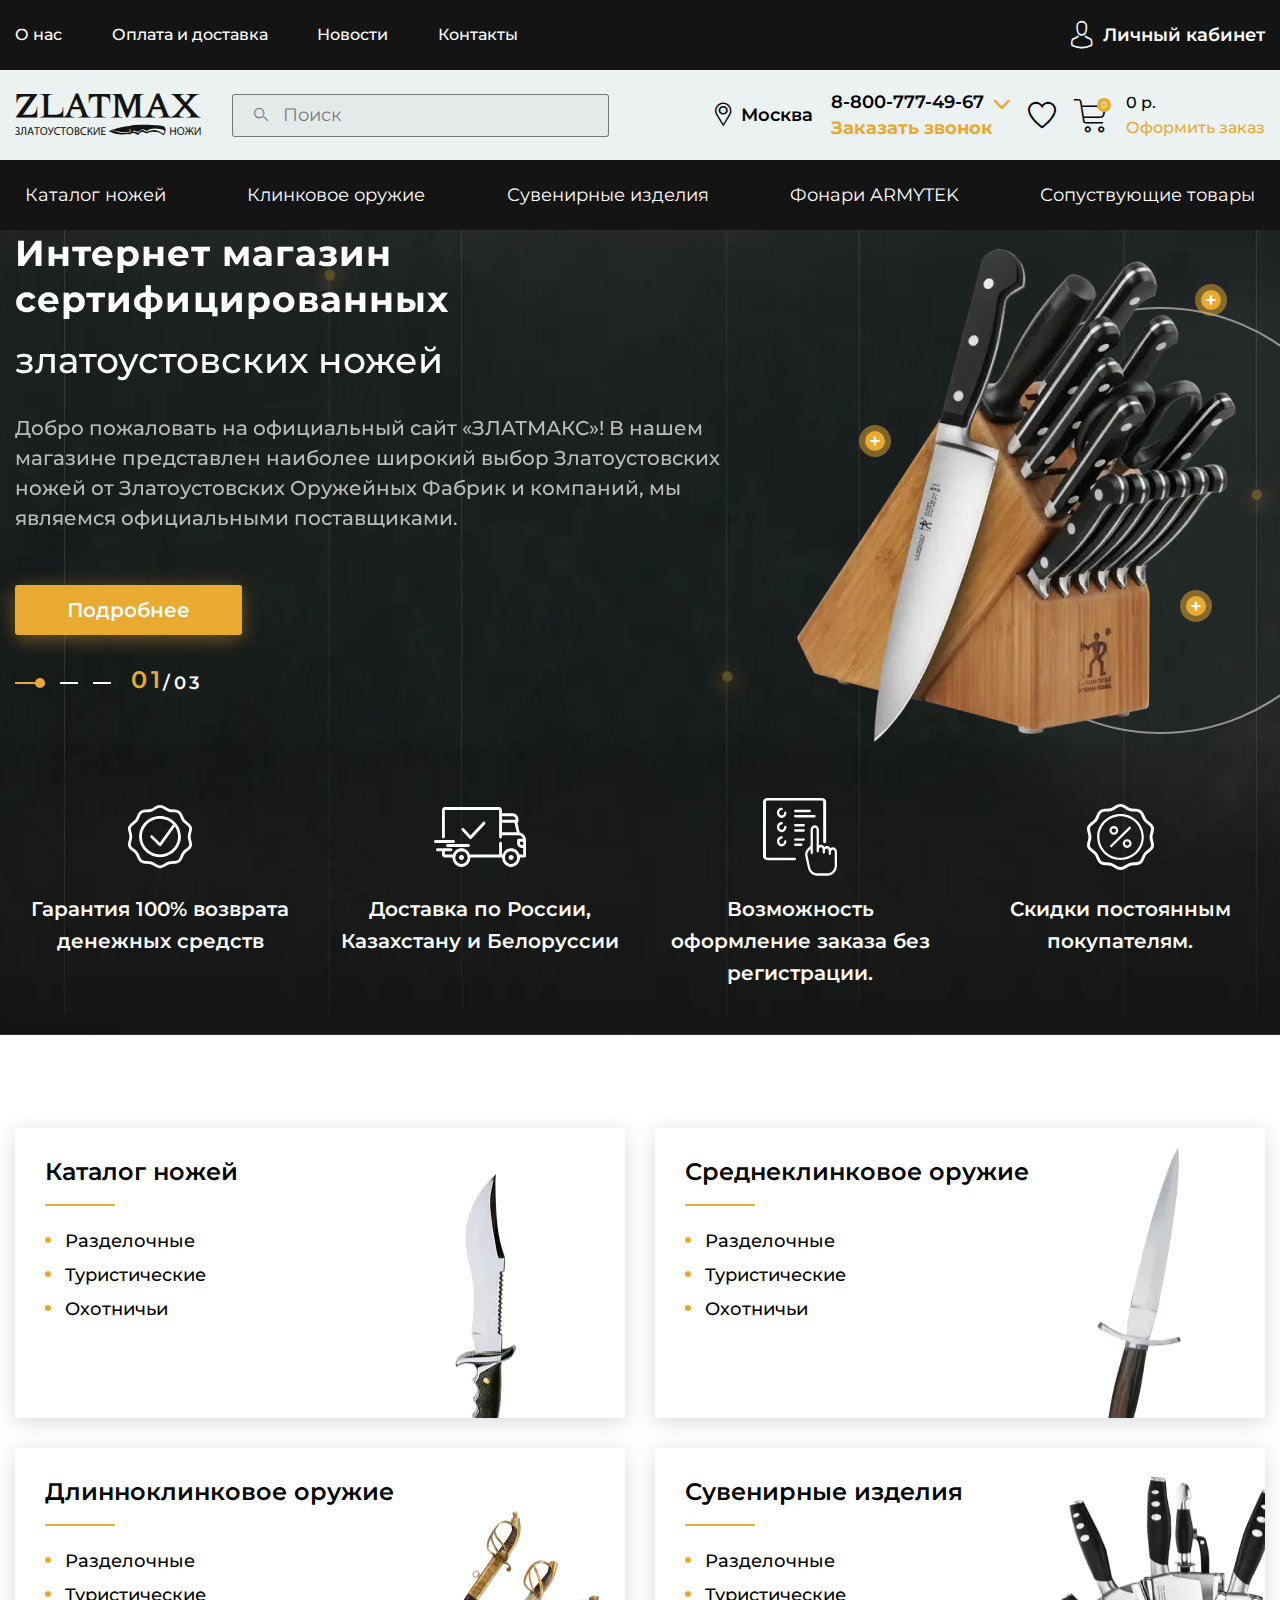
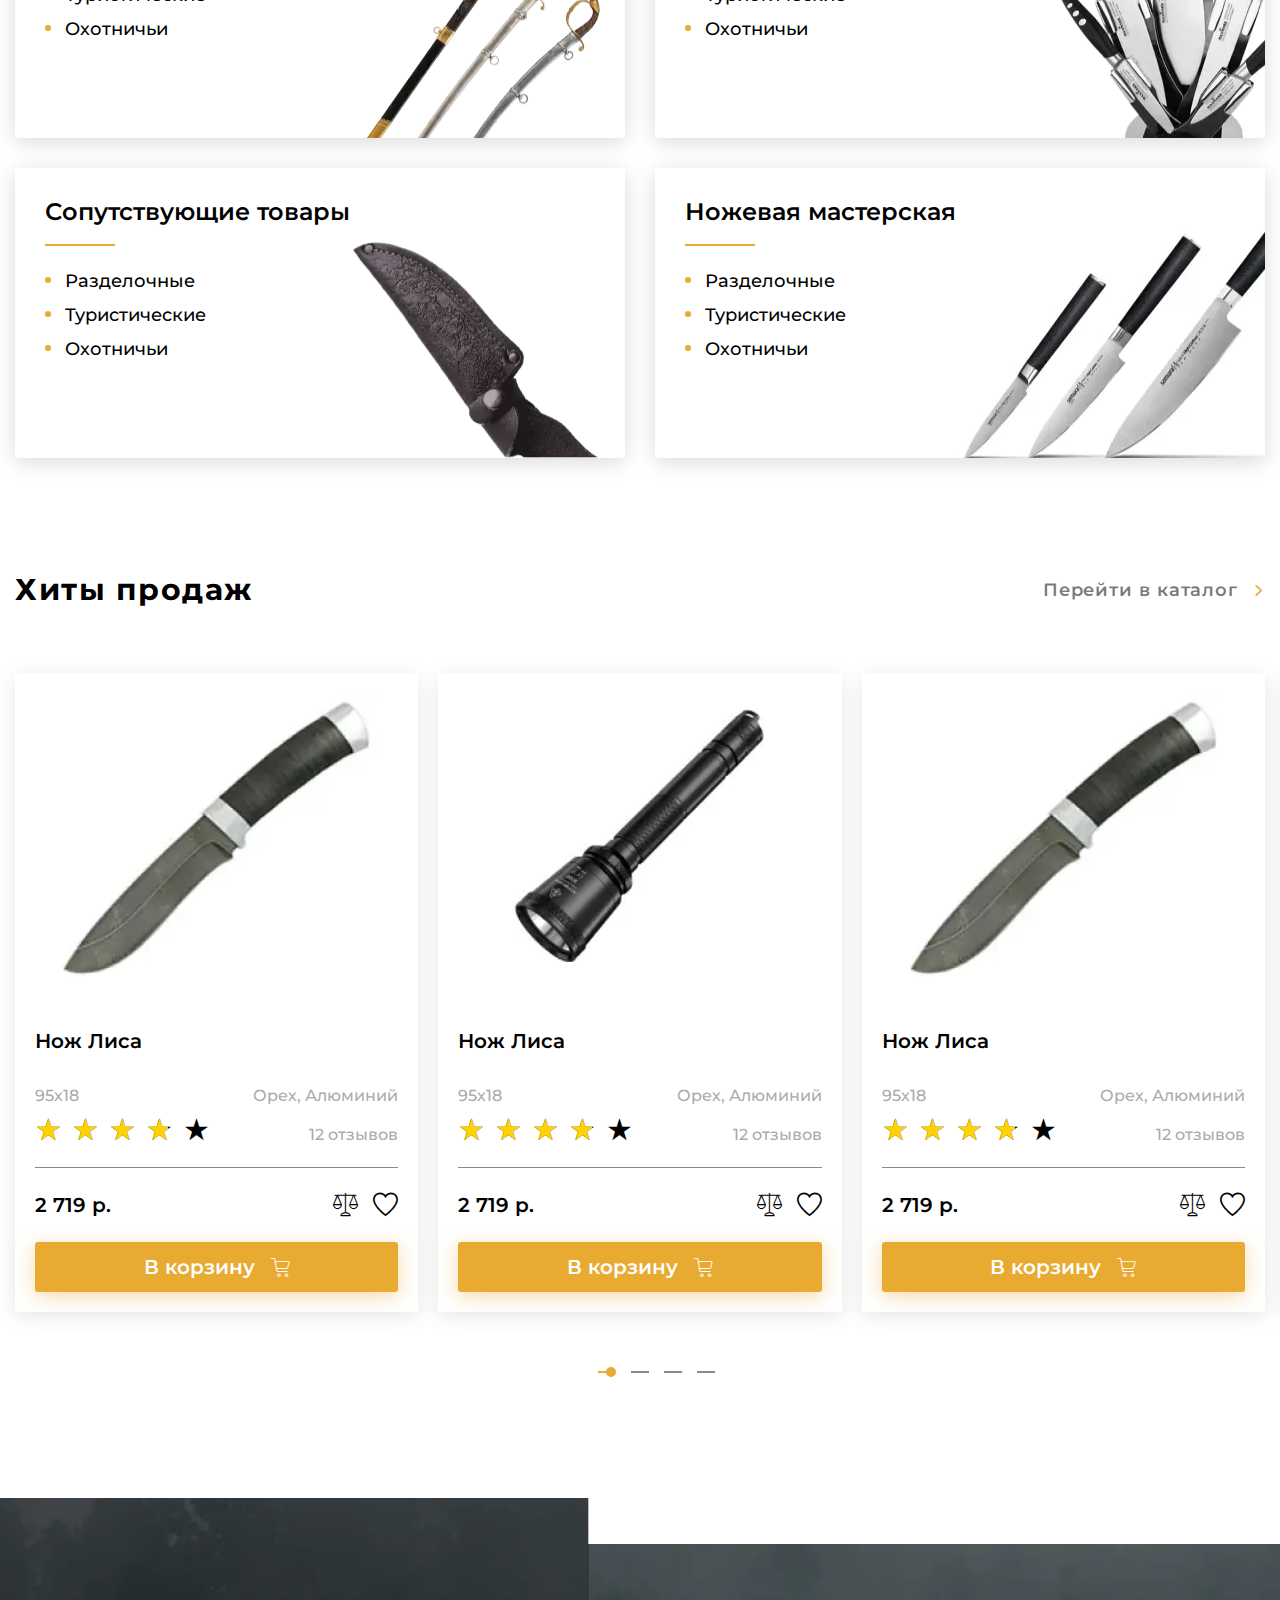
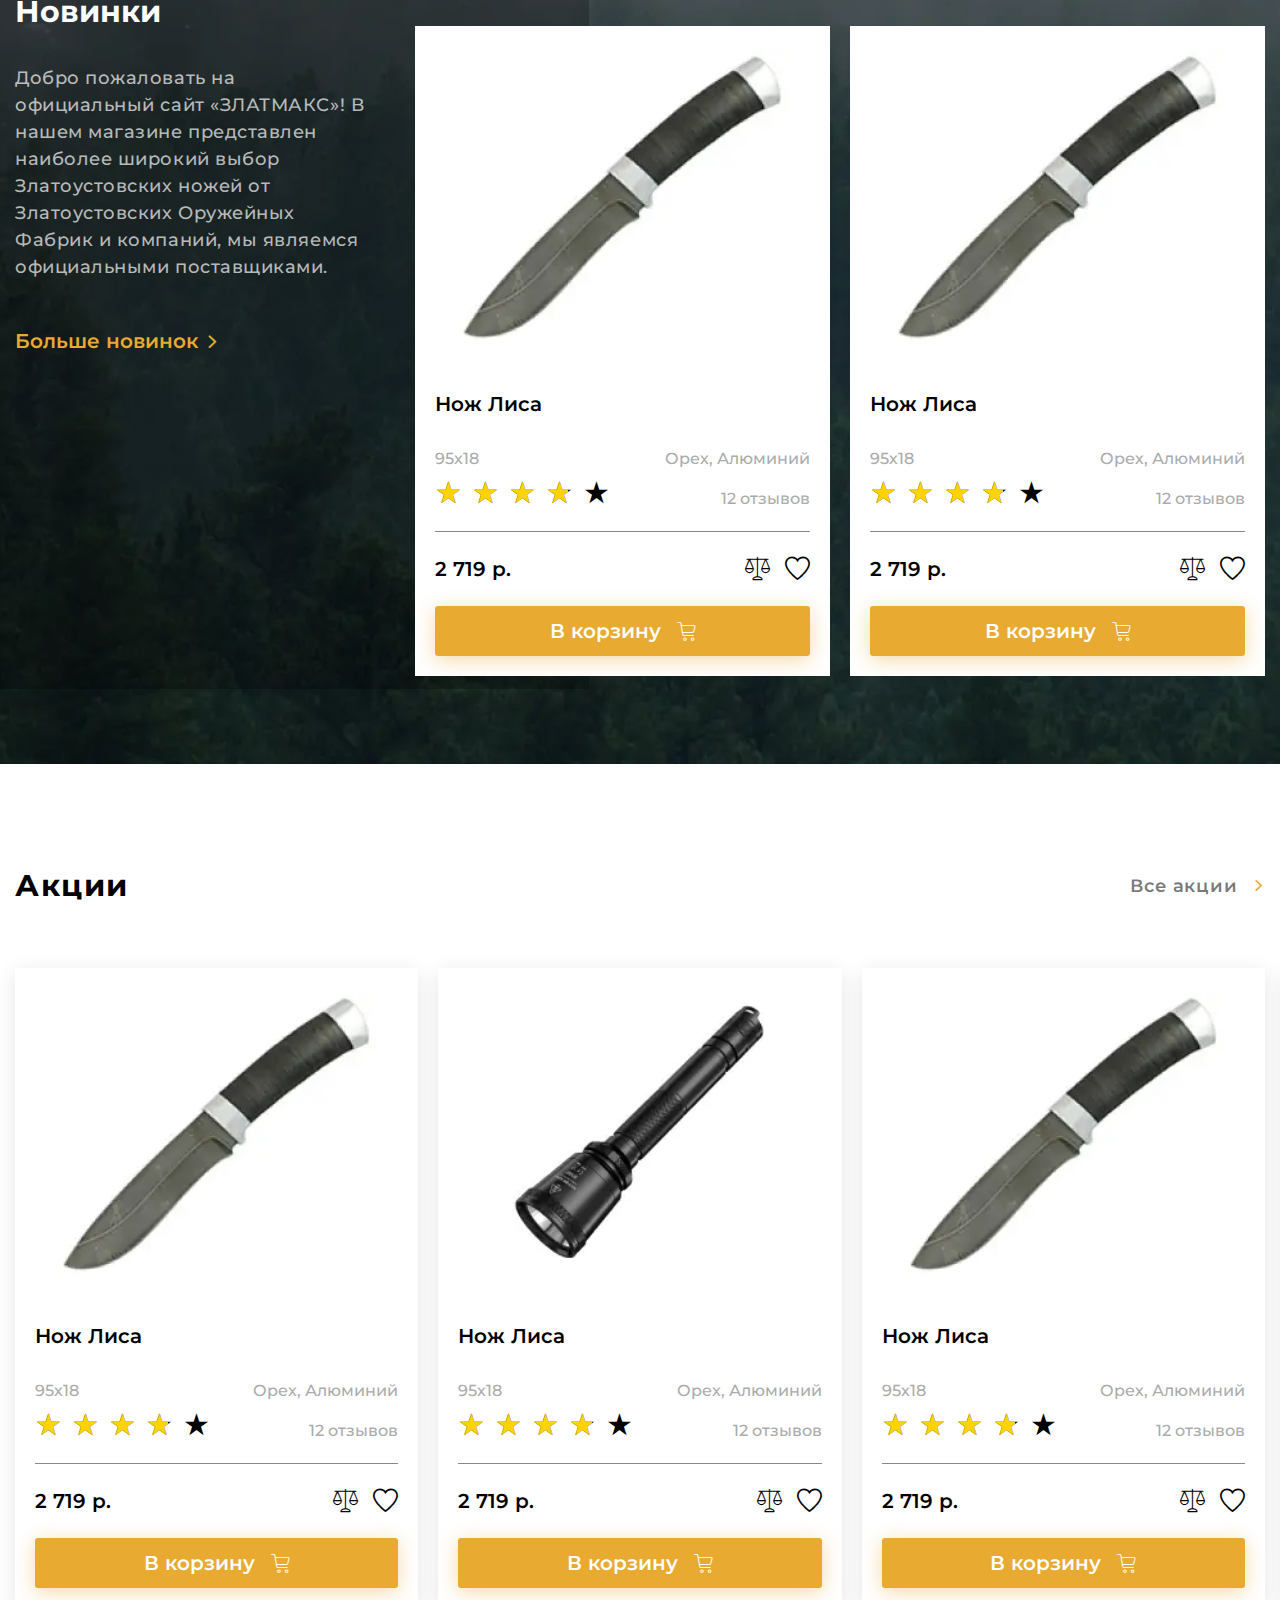
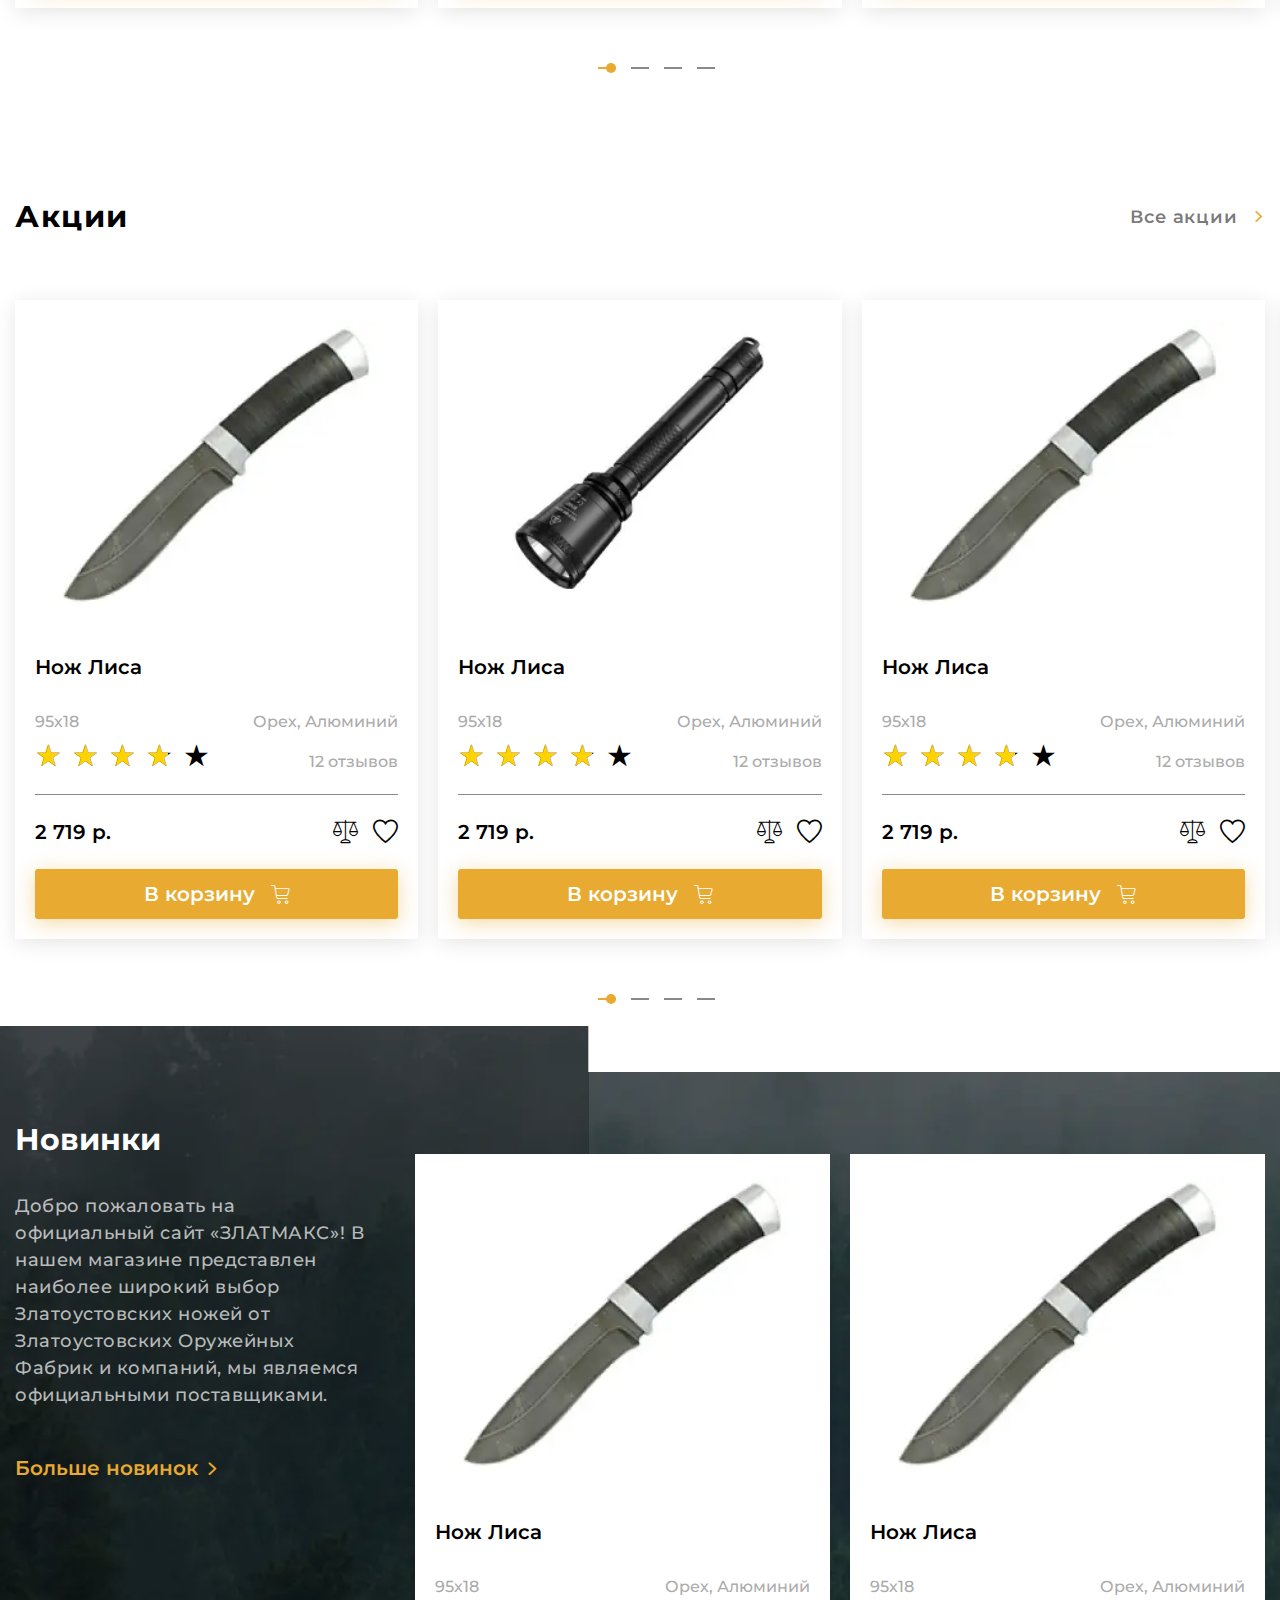
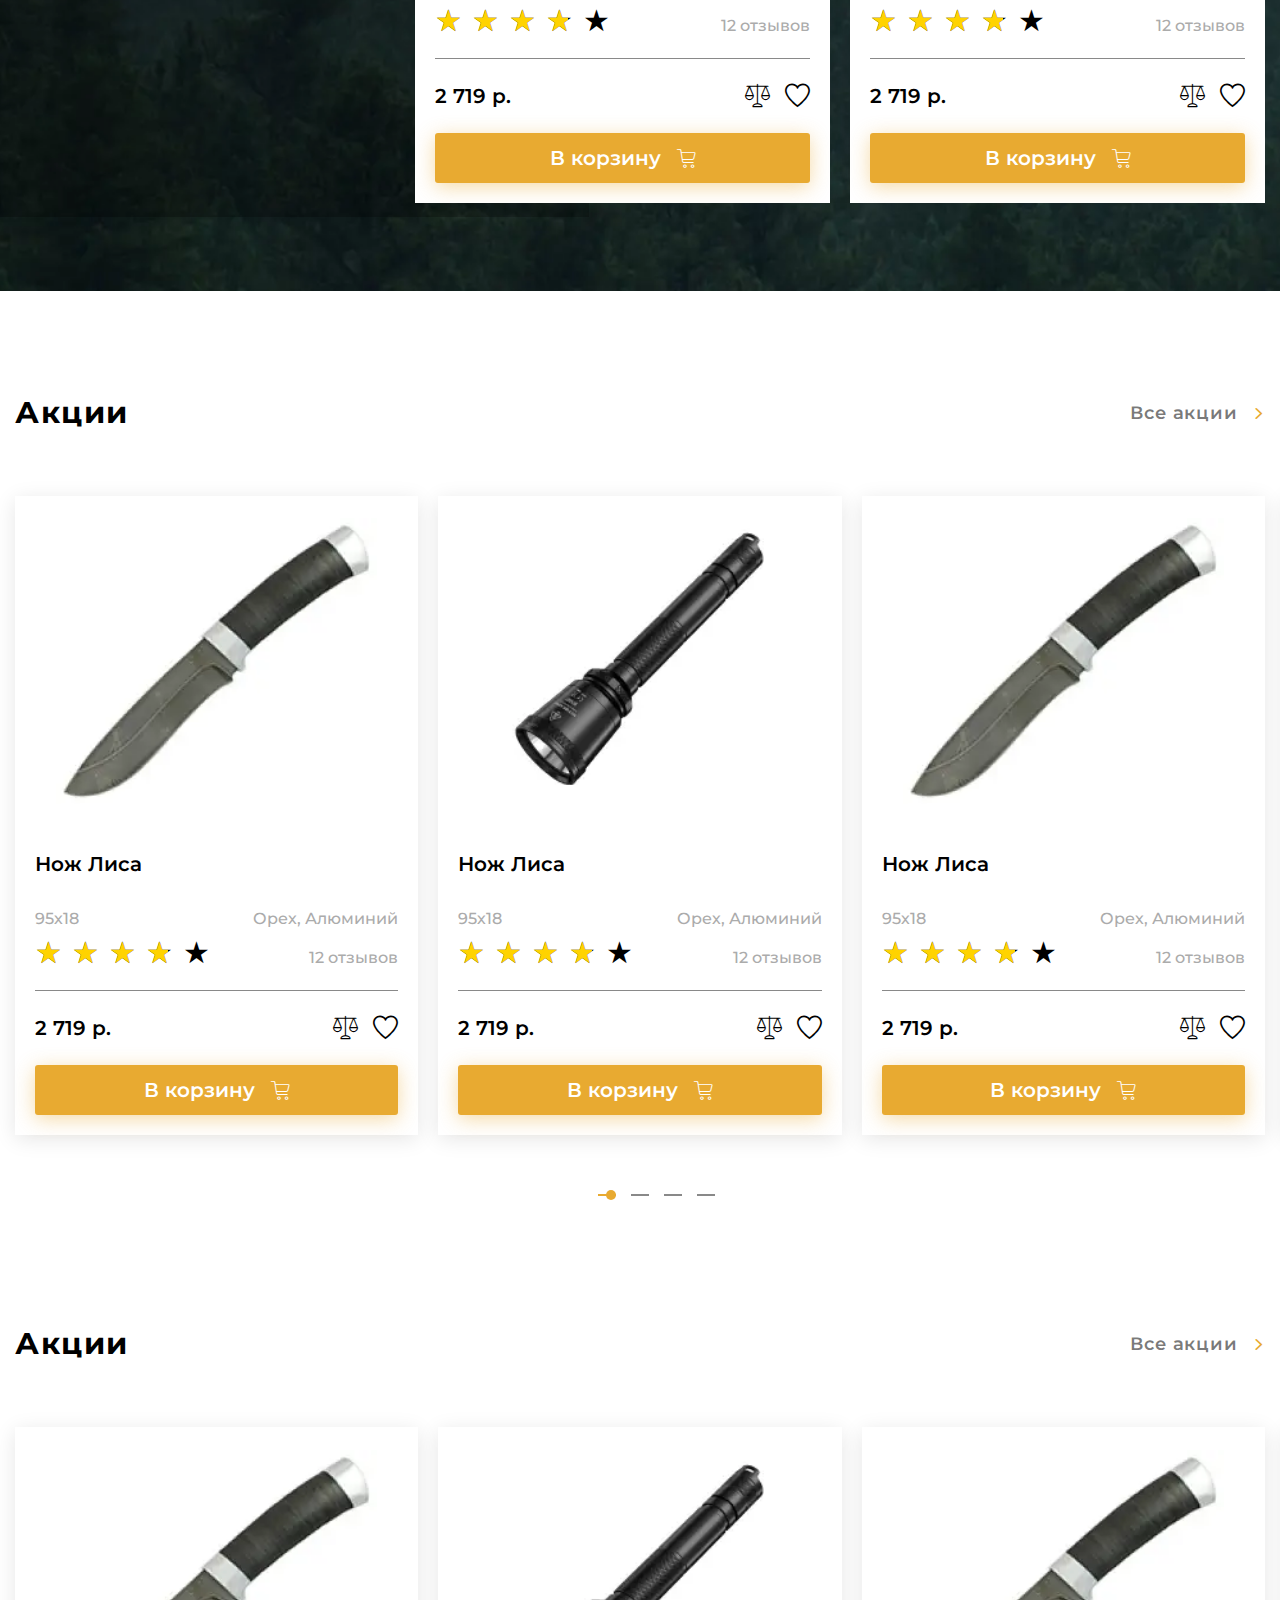
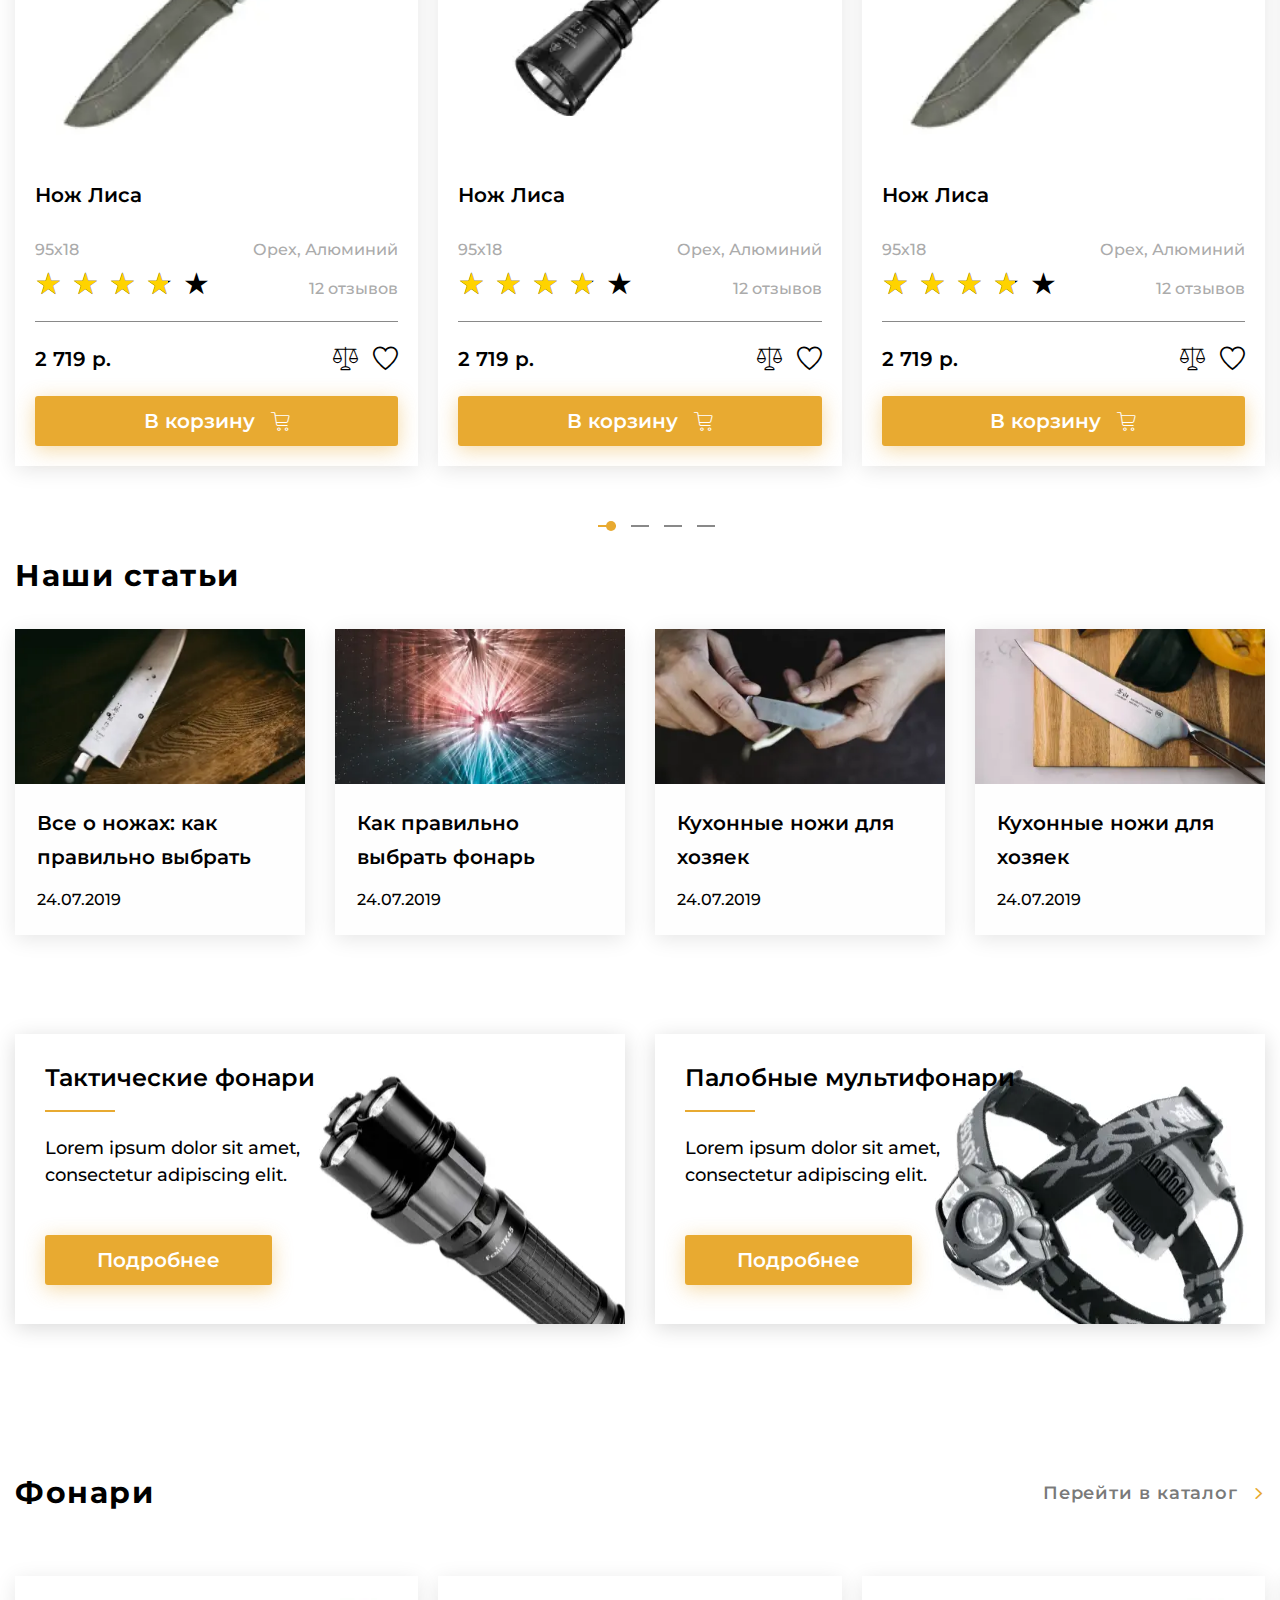
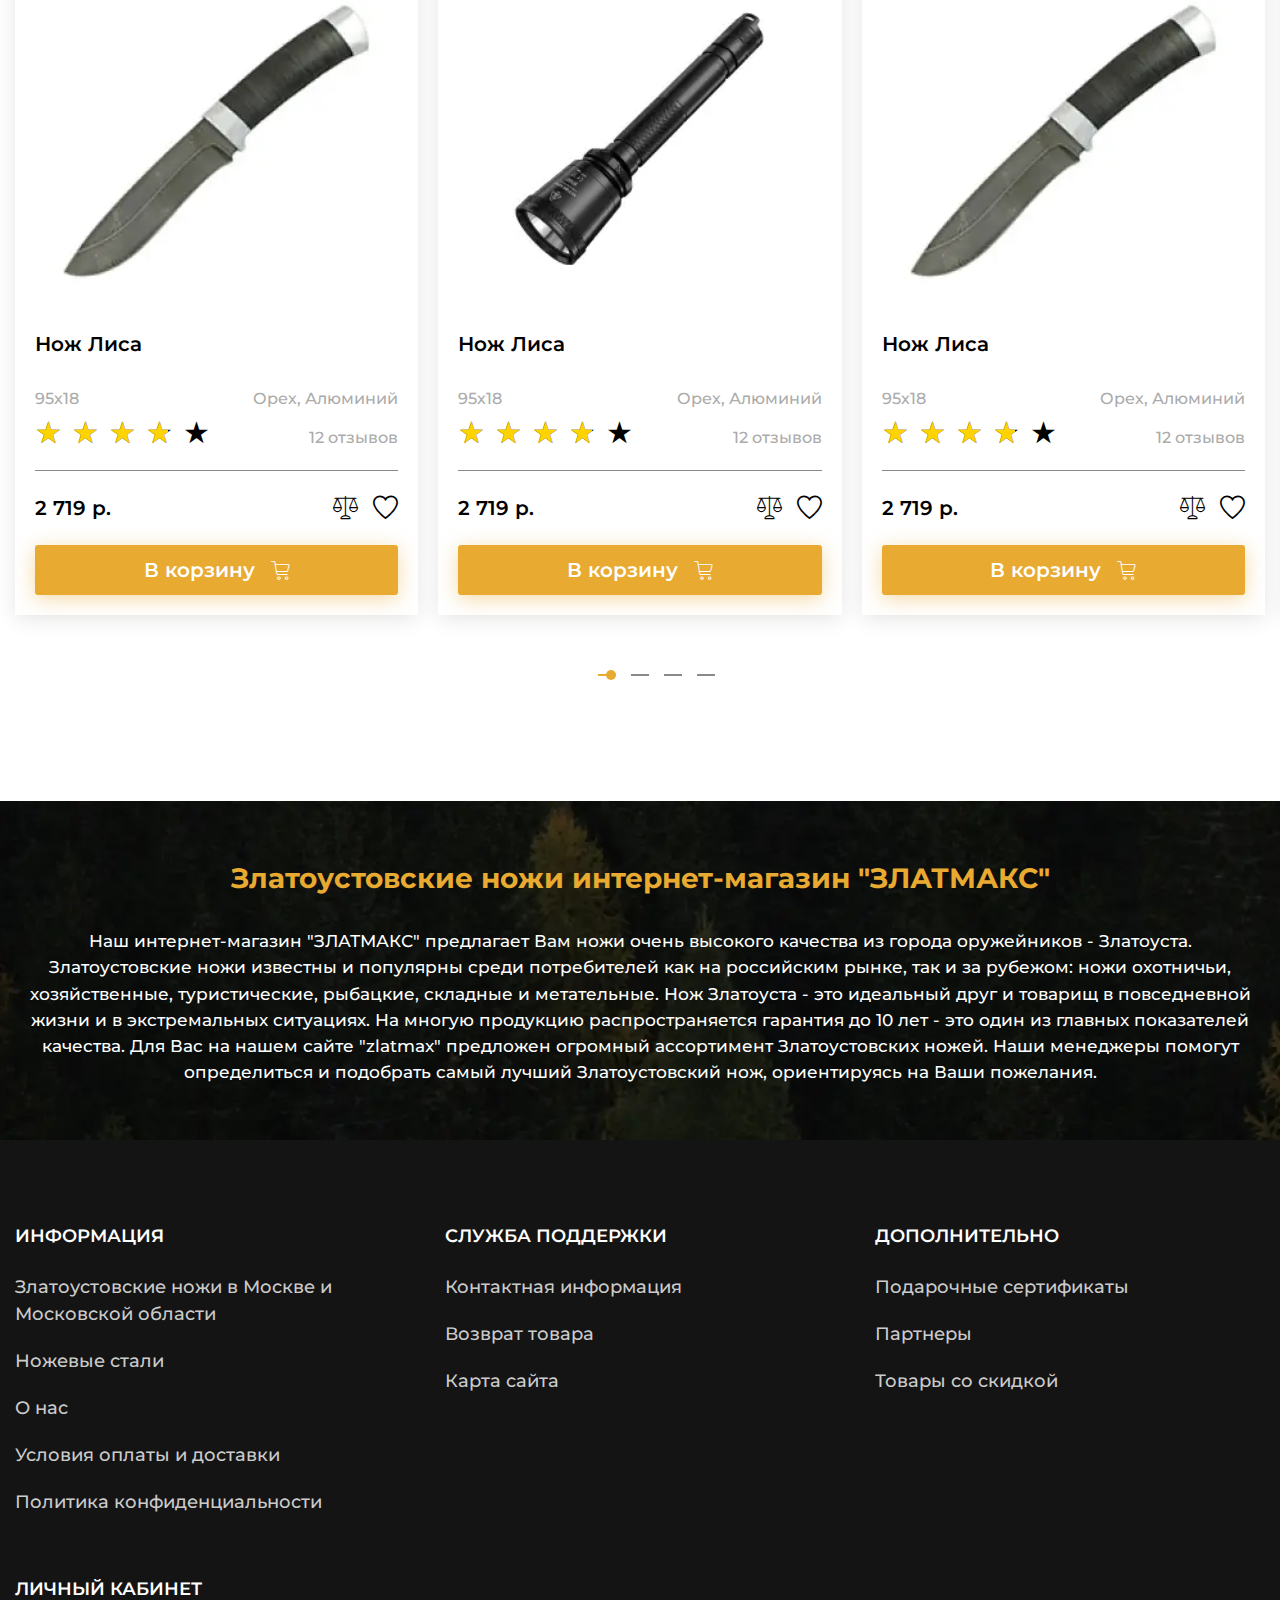
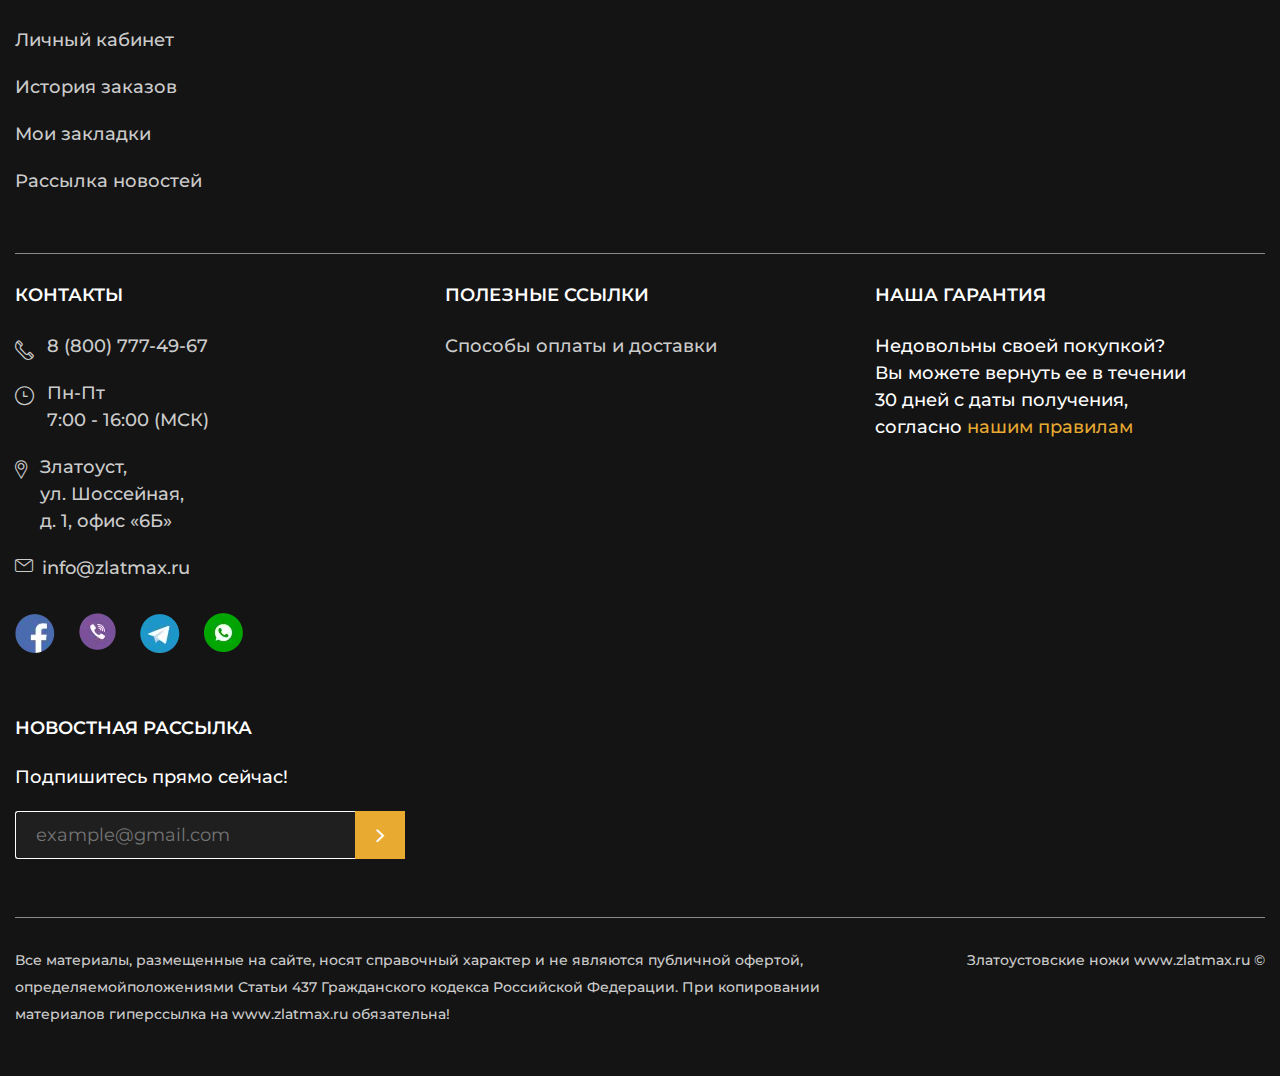
<file: home.html>
<!DOCTYPE html>
<html lang="ru">

<head>
	<title>Главная</title>
	<meta charset="UTF-8">
	<meta name="format-detection" content="telephone=no">
	<!-- <style>body{opacity: 0;}</style> -->
	<link rel="stylesheet" href="css/style.min.css?_v=20240330132028">
	<link rel="shortcut icon" href="">
	<!-- <meta name="robots" content="noindex, nofollow"> -->
	<meta name="viewport" content="width=device-width, initial-scale=1.0">
</head>

<body>
	<div class="wrapper">
		<header class="header">
			<div class="header__top top-header">
				<div class="top-header__container">
					<nav class="top-header__menu menu-top-header">
						<ul data-da=".menu__body, 991.98" class="menu-top-header__list">
							<li class="menu-top-header__item menu-top-header__item_catalog"><a href="" data-catalog class="menu-top-header__link menu-top-header__link_catalog _icon-arrow-bottom">Каталог товаров</a></li>
							<li class="menu-top-header__item"><a href="" class="menu-top-header__link">О нас</a></li>
							<li class="menu-top-header__item"><a href="" class="menu-top-header__link">Оплата и доставка</a></li>
							<li class="menu-top-header__item"><a href="" class="menu-top-header__link">Новости</a></li>
							<li class="menu-top-header__item"><a href="" class="menu-top-header__link">Контакты</a></li>
						</ul>
					</nav>
					<a href="" class="top-header__user _icon-avatar"><span>Личный кабинет</span></a>
					<nav hidden class="menu">
						<button type="button" class="menu__icon icon-menu"><span></span></button>
						<div class="menu__body">

						</div>
					</nav>
				</div>
			</div>
			<div class="header__body body-header">
				<div class="body-header__container">
					<a href="home.html" class="body-header__logo"></a>
					<div data-da=".catalog-header__container, 479.98" class="body-header__search">
						<form action="#" class="search-header">
							<button type="submit" class="search-header__button _icon-search"></button>
							<input autocomplete="off" type="text" name="form[]" data-error="Ошибка" placeholder="Поиск" class="search-header__input">
						</form>
					</div>
					<div class="body-header__actions actions-header">
						<a href="" class="actions-header__location _icon-location"><span>Москва</span></a>
						<div data-da=".top-header__container, 991.98, first" class="actions-header__phones phones-header">
							<div data-spollers class="phones-header__items">
								<div class="phones-header__item">
									<a href="tel:88007774967" class="phones-header__phone"><span>8-800-777-49-67</span></a>
									<button type="button" data-spoller class="phones-header__arrow _icon-arrow-bottom"></button>
									<ul class="phones-header__list">
										<li><a href="tel:88007774967" class="phones-header__phone">8-800-777-49-67</a></li>
										<li><a href="tel:88007774967" class="phones-header__phone">8-800-777-49-67</a></li>
										<li><a href="tel:88007774967" class="phones-header__phone">8-800-777-49-67</a></li>
									</ul>
								</div>
							</div>
							<button type="button" data-popup="#callback" class="phones-header__callback">Заказать
								звонок</button>
						</div>
						<a data-da=".top-header__container, 991.98, 2" class="actions-header__favorite _icon-favorite"></a>
						<a data-da=".top-header__container, 991.98, 2" href="" class="actions-header__cart cart-header">
							<div class="cart-header__icon _icon-cart"><span>0</span></div>
							<div class="cart-header__body">
								<div class="cart-header__summ">0 р.</div>
								<div class="cart-header__link">Оформить заказ</div>
							</div>
						</a>
					</div>
				</div>
			</div>
			<div class="header__catalog catalog-header">
				<div class="catalog-header__container">
					<nav class="catalog-header__menu menu-catalog">
						<button type="button" class="menu-catalog__back _icon-arrow-back">Назад</button>
						<ul class="menu-catalog__list">
							<li class="menu-catalog__item"><button data-parent="1" class="menu-catalog__link">Каталог ножей</button></li>
							<li class="menu-catalog__item"><button data-parent="2" class="menu-catalog__link">Клинковое оружие</button></li>
							<li class="menu-catalog__item"><button class="menu-catalog__link">Сувенирные изделия</button></li>
							<li class="menu-catalog__item"><button class="menu-catalog__link">Фонари ARMYTEK</button></li>
							<li class="menu-catalog__item"><button class="menu-catalog__link">Сопуствующие товары</button></li>
						</ul>
						<div class="menu-catalog__sub-menu sub-menu-catalog">
							<button type="button" class="sub-menu-catalog__back _icon-arrow-back">Назад</button>
							<div class="sub-menu-catalog__container">
								<div hidden data-submenu="1" class="sub-menu-catalog__block">
									<div class="sub-menu-catalog__category">
										<a href="" class="sub-menu-catalog__link-category">Категория ножей</a>
									</div>
									<div class="sub-menu-catalog__category">
										<a href="" class="sub-menu-catalog__link-category">Производство ножей</a>
									</div>
									<div class="sub-menu-catalog__category">
										<a href="" class="sub-menu-catalog__link-category">Ножи по маркам стали</a>
									</div>
									<div class="sub-menu-catalog__category">
										<a href="" class="sub-menu-catalog__link-category">Заточка и полировка ножей</a>
									</div>
									<div class="sub-menu-catalog__category">
										<a href="" class="sub-menu-catalog__link-category">Ножевая мастерская</a>
									</div>

									<ul class="sub-menu-catalog__list">
										<li class="sub-menu-catalog__item"><a href="catalog.html" class="sub-menu-catalog__link">Разделочные ножи</a></li>
										<li class="sub-menu-catalog__item"><a href="" class="sub-menu-catalog__link">Туристические ножи</a></li>
										<li class="sub-menu-catalog__item"><a href="" class="sub-menu-catalog__link">Ножи охотничьи</a></li>
										<li class="sub-menu-catalog__item"><a href="" class="sub-menu-catalog__link">Булатные ножи</a></li>
										<li class="sub-menu-catalog__item"><a href="" class="sub-menu-catalog__link">Ножи из дамаска</a></li>
										<li class="sub-menu-catalog__item"><a href="" class="sub-menu-catalog__link">Тактического назначения</a></li>
										<li class="sub-menu-catalog__item"><a href="" class="sub-menu-catalog__link">Метательные ножи</a></li>
										<li class="sub-menu-catalog__item"><a href="" class="sub-menu-catalog__link">Мачете и кукри</a></li>
										<li class="sub-menu-catalog__item"><a href="" class="sub-menu-catalog__link">Ножи кухонные</a></li>
									</ul>
									<ul class="sub-menu-catalog__list">
										<li class="sub-menu-catalog__item"><a href="" class="sub-menu-catalog__link">Ножи АИР</a></li>
										<li class="sub-menu-catalog__item"><a href="" class="sub-menu-catalog__link">Ножи ЗИК</a></li>
										<li class="sub-menu-catalog__item"><a href="" class="sub-menu-catalog__link">Ножи ЗЗОСС</a></li>
										<li class="sub-menu-catalog__item"><a href="" class="sub-menu-catalog__link">Ножи РОСоружие</a></li>
										<li class="sub-menu-catalog__item"><a href="" class="sub-menu-catalog__link">Ножи Оружейник</a></li>
										<li class="sub-menu-catalog__item"><a href="" class="sub-menu-catalog__link">Булат Сергея Баранова</a></li>
										<li class="sub-menu-catalog__item"><a href="" class="sub-menu-catalog__link">Булат Андрея Умерова</a></li>
										<li class="sub-menu-catalog__item"><a href="" class="sub-menu-catalog__link">Ножи Златко</a></li>
										<li class="sub-menu-catalog__item"><a href="" class="sub-menu-catalog__link">Ножи Стиль-М</a></li>
										<li class="sub-menu-catalog__item"><a href="" class="sub-menu-catalog__link">Оружейная компания</a></li>
									</ul>
									<ul class="sub-menu-catalog__list">
										<li class="sub-menu-catalog__item"><a href="" class="sub-menu-catalog__link">Ножи из стали 40х102С2М</a></li>
										<li class="sub-menu-catalog__item"><a href="" class="sub-menu-catalog__link">Ножи из стали 95х18</a></li>
										<li class="sub-menu-catalog__item"><a href="" class="sub-menu-catalog__link">Ножи из стали 100х13м</a></li>
										<li class="sub-menu-catalog__item"><a href="" class="sub-menu-catalog__link">Ножи из стали 110х18м-ШД</a></li>
										<li class="sub-menu-catalog__item"><a href="" class="sub-menu-catalog__link">Ножи из стали ЭИ-107 ТЦ</a></li>
										<li class="sub-menu-catalog__item"><a href="" class="sub-menu-catalog__link">Ножи из стали 50х14МФ</a></li>
										<li class="sub-menu-catalog__item"><a href="" class="sub-menu-catalog__link">Ножи из стали AUS-8</a></li>
										<li class="sub-menu-catalog__item"><a href="" class="sub-menu-catalog__link">Ножи из стали К340</a></li>
										<li class="sub-menu-catalog__item"><a href="" class="sub-menu-catalog__link">Ножи из стали M390</a></li>
										<li class="sub-menu-catalog__item"><a href="" class="sub-menu-catalog__link">Ножи из стали ЭП-766</a></li>
									</ul>
									<ul class="sub-menu-catalog__list">
										<li class="sub-menu-catalog__item"><a href="" class="sub-menu-catalog__link">Паста ГОИ</a></li>
										<li class="sub-menu-catalog__item"><a href="" class="sub-menu-catalog__link">Алмазная паста</a></li>
										<li class="sub-menu-catalog__item"><a href="" class="sub-menu-catalog__link">Бруски и камни для заточки</a></li>
									</ul>
									<ul class="sub-menu-catalog__list">
										<li class="sub-menu-catalog__item"><a href="" class="sub-menu-catalog__link">Ножевые клинки</a></li>
										<li class="sub-menu-catalog__item"><a href="" class="sub-menu-catalog__link">Заготовки для ножей</a></li>
										<li class="sub-menu-catalog__item"><a href="" class="sub-menu-catalog__link">Литье для ножей</a></li>
										<li class="sub-menu-catalog__item"><a href="" class="sub-menu-catalog__link">Материалы для рукоятей</a></li>
										<li class="sub-menu-catalog__item"><a href="" class="sub-menu-catalog__link">Уход за рукоятиями ножей</a></li>
									</ul>
									<div class="sub-menu-catalog__footer">
										<a href="" class="sub-menu-catalog__all">Смотреть все</a>
									</div>
									<div class="sub-menu-catalog__footer">
										<a href="" class="sub-menu-catalog__all">Смотреть все</a>
									</div>
									<div class="sub-menu-catalog__footer">
										<a href="" class="sub-menu-catalog__all">Смотреть все</a>
									</div>
									<div class="sub-menu-catalog__footer">
										<a href="" class="sub-menu-catalog__all">Смотреть все</a>
									</div>
									<div class="sub-menu-catalog__footer">
										<a href="" class="sub-menu-catalog__all">Смотреть все</a>
									</div>
								</div>
								<div hidden data-submenu="2" class="sub-menu-catalog__block">
									<div class="sub-menu-catalog__category">
										<a href="" class="sub-menu-catalog__link-category">Категория ножей</a>
									</div>
									<div class="sub-menu-catalog__category">
										<a href="" class="sub-menu-catalog__link-category">Производство ножей</a>
									</div>
									<div class="sub-menu-catalog__category">
										<a href="" class="sub-menu-catalog__link-category">Ножи по маркам стали</a>
									</div>

									<ul class="sub-menu-catalog__list">
										<li class="sub-menu-catalog__item"><a href="" class="sub-menu-catalog__link">Разделочные ножи</a></li>
										<li class="sub-menu-catalog__item"><a href="" class="sub-menu-catalog__link">Туристические ножи</a></li>
										<li class="sub-menu-catalog__item"><a href="" class="sub-menu-catalog__link">Ножи охотничьи</a></li>
										<li class="sub-menu-catalog__item"><a href="" class="sub-menu-catalog__link">Булатные ножи</a></li>
										<li class="sub-menu-catalog__item"><a href="" class="sub-menu-catalog__link">Ножи из дамаска</a></li>
										<li class="sub-menu-catalog__item"><a href="" class="sub-menu-catalog__link">Тактического назначения</a></li>
										<li class="sub-menu-catalog__item"><a href="" class="sub-menu-catalog__link">Метательные ножи</a></li>
										<li class="sub-menu-catalog__item"><a href="" class="sub-menu-catalog__link">Мачете и кукри</a></li>
										<li class="sub-menu-catalog__item"><a href="" class="sub-menu-catalog__link">Ножи кухонные</a></li>
									</ul>
									<ul class="sub-menu-catalog__list">
										<li class="sub-menu-catalog__item"><a href="" class="sub-menu-catalog__link">Ножи АИР</a></li>
										<li class="sub-menu-catalog__item"><a href="" class="sub-menu-catalog__link">Ножи ЗИК</a></li>
										<li class="sub-menu-catalog__item"><a href="" class="sub-menu-catalog__link">Ножи ЗЗОСС</a></li>
										<li class="sub-menu-catalog__item"><a href="" class="sub-menu-catalog__link">Ножи РОСоружие</a></li>
										<li class="sub-menu-catalog__item"><a href="" class="sub-menu-catalog__link">Ножи Оружейник</a></li>
										<li class="sub-menu-catalog__item"><a href="" class="sub-menu-catalog__link">Булат Сергея Баранова</a></li>
										<li class="sub-menu-catalog__item"><a href="" class="sub-menu-catalog__link">Булат Андрея Умерова</a></li>
										<li class="sub-menu-catalog__item"><a href="" class="sub-menu-catalog__link">Ножи Златко</a></li>
										<li class="sub-menu-catalog__item"><a href="" class="sub-menu-catalog__link">Ножи Стиль-М</a></li>
										<li class="sub-menu-catalog__item"><a href="" class="sub-menu-catalog__link">Оружейная компания</a></li>
									</ul>
									<ul class="sub-menu-catalog__list">
										<li class="sub-menu-catalog__item"><a href="" class="sub-menu-catalog__link">Ножи из стали 40х102С2М</a></li>
										<li class="sub-menu-catalog__item"><a href="" class="sub-menu-catalog__link">Ножи из стали 95х18</a></li>
										<li class="sub-menu-catalog__item"><a href="" class="sub-menu-catalog__link">Ножи из стали 100х13м</a></li>
										<li class="sub-menu-catalog__item"><a href="" class="sub-menu-catalog__link">Ножи из стали 110х18м-ШД</a></li>
										<li class="sub-menu-catalog__item"><a href="" class="sub-menu-catalog__link">Ножи из стали ЭИ-107 ТЦ</a></li>
										<li class="sub-menu-catalog__item"><a href="" class="sub-menu-catalog__link">Ножи из стали 50х14МФ</a></li>
										<li class="sub-menu-catalog__item"><a href="" class="sub-menu-catalog__link">Ножи из стали AUS-8</a></li>
										<li class="sub-menu-catalog__item"><a href="" class="sub-menu-catalog__link">Ножи из стали К340</a></li>
										<li class="sub-menu-catalog__item"><a href="" class="sub-menu-catalog__link">Ножи из стали M390</a></li>
										<li class="sub-menu-catalog__item"><a href="" class="sub-menu-catalog__link">Ножи из стали ЭП-766</a></li>
									</ul>

									<div class="sub-menu-catalog__footer">
										<a href="" class="sub-menu-catalog__all">Смотреть все</a>
									</div>
									<div class="sub-menu-catalog__footer">
										<a href="" class="sub-menu-catalog__all">Смотреть все</a>
									</div>
									<div class="sub-menu-catalog__footer">
										<a href="" class="sub-menu-catalog__all">Смотреть все</a>
									</div>



								</div>
							</div>
						</div>
					</nav>
				</div>
			</div>

		</header>
		<main class="page page_home">
			<section class="page__main-block main-block">
				<div class="main-block__container">
					<div class="main-block__body">
						<div class="main-block__slider swiper">
							<div class="main-block__swiper swiper-wrapper">
								<div class="main-block__slide slide-main-block swiper-slide">
									<div class="slide-main-block__content">
										<h2 data-swiper-parallax="-100" class="slide-main-block__title">Интернет магазин сертифицированных</h2>
										<div data-swiper-parallax="-150" class="slide-main-block__sub-title">златоустовских ножей</div>
										<div data-swiper-parallax="-200" class="slide-main-block__text">
											Добро пожаловать на официальный сайт «ЗЛАТМАКС»! В нашем магазине
											представлен наиболее широкий выбор Златоустовских ножей от Златоустовских
											Оружейных Фабрик и компаний, мы являемся официальными поставщиками.
										</div>
									</div>
									<a href="" data-swiper-parallax="-300" class="slide-main-block__button button">Подробнее</a>
								</div>
								<div class="main-block__slide slide-main-block swiper-slide">
									<div class="slide-main-block__content">
										<h2 data-swiper-parallax="-100" class="slide-main-block__title">Интернет магазин сертифицированных</h2>
										<div data-swiper-parallax="-150" class="slide-main-block__sub-title">златоустовских ножей</div>
										<div data-swiper-parallax="-200" class="slide-main-block__text">
											Добро пожаловать на официальный сайт «ЗЛАТМАКС»! В нашем магазине
											представлен наиболее широкий выбор Златоустовских ножей от Златоустовских
											Оружейных Фабрик и компаний, мы являемся официальными поставщиками.
										</div>
									</div>
									<a href="" data-swiper-parallax="-300" class="slide-main-block__button button">Подробнее</a>
								</div>
								<div class="main-block__slide slide-main-block swiper-slide">
									<div class="slide-main-block__content">
										<h2 data-swiper-parallax="-100" class="slide-main-block__title">Интернет магазин сертифицированных</h2>
										<div data-swiper-parallax="-150" class="slide-main-block__sub-title">златоустовских ножей</div>
										<div data-swiper-parallax="-200" class="slide-main-block__text">
											Добро пожаловать на официальный сайт «ЗЛАТМАКС»! В нашем магазине
											представлен наиболее широкий выбор Златоустовских ножей от Златоустовских
											Оружейных Фабрик и компаний, мы являемся официальными поставщиками.
										</div>
									</div>
									<a href="" data-swiper-parallax="-300" class="slide-main-block__button button">Подробнее</a>
								</div>
							</div>
							<div class="main-block__controll controll-main-block">
								<div class="controll-main-block__dotts"></div>
								<div class="controll-main-block__fraction fraction-controll">
									<span class="fraction-controll__current">01</span>/<span class="fraction-controll__all">0</span>
								</div>
							</div>
						</div>
						<div class="main-block__media media-main-block">
							<div class="media-main-block__body">
								<div class="media-main-block__image">
									<picture><source srcset="img/mainpage/main-block/image.webp" type="image/webp"><img src="img/mainpage/main-block/image.png" alt="Картинка"></picture>
								</div>
								<div class="media-main-block__tips">
									<div data-tippy-content="Подсказка" class="media-main-block__tip media-main-block__tip_1"><span>+</span></div>
									<div data-tippy-content="Подсказка" class="media-main-block__tip media-main-block__tip_2"><span>+</span></div>
									<div data-tippy-content="Подсказка" class="media-main-block__tip media-main-block__tip_3"><span>+</span></div>
								</div>
							</div>
						</div>
					</div>
					<div class="main-block__advantages advantages-main">
						<div class="advantages-main__item">
							<div class="advantages-main__icon"><img src="img/mainpage/main-block/icons/guarantee.svg" alt="Иконка"></div>
							<div class="advantages-main__text">Гарантия 100% возврата денежных средств</div>
						</div>
						<div class="advantages-main__item">
							<div class="advantages-main__icon"><img src="img/mainpage/main-block/icons/delivery.svg" alt="Иконка"></div>
							<div class="advantages-main__text">Доставка по России, Казахстану и Белоруссии</div>
						</div>
						<div class="advantages-main__item">
							<div class="advantages-main__icon"><img src="img/mainpage/main-block/icons/possibility.svg" alt="Иконка"></div>
							<div class="advantages-main__text">Возможность оформление заказа без регистрации.</div>
						</div>
						<div class="advantages-main__item">
							<div class="advantages-main__icon"><img src="img/mainpage/main-block/icons/discount.svg" alt="Иконка"></div>
							<div class="advantages-main__text">Скидки постоянным покупателям.</div>
						</div>
					</div>
				</div>
			</section>
			<section class="page__catalog-cards catalog-cards">
				<div class="catalog-cards__container">
					<div class="catalog-cards__item item-catalog-cards">
						<div class="item-catalog-cards__body">
							<h3 class="item-catalog-cards__title">
								<a href="" class="item-catalog-cards__link-title">Каталог ножей</a>
							</h3>
							<ul class="item-catalog-cards__list">
								<li class="item-catalog-cards__item"><a href="" class="item-catalog-cards__link">Разделочные </a></li>
								<li class="item-catalog-cards__item"><a href="" class="item-catalog-cards__link">Туристические</a></li>
								<li class="item-catalog-cards__item"><a href="" class="item-catalog-cards__link">Охотничьи</a></li>
							</ul>
						</div>
						<a href="" class="item-catalog-cards__image"><picture><source srcset="img/mainpage/catalog-cards/01.webp" type="image/webp"><img src="img/mainpage/catalog-cards/01.png" alt="Картинка"></picture></a>
					</div>
					<div class="catalog-cards__item item-catalog-cards">
						<div class="item-catalog-cards__body">
							<h3 class="item-catalog-cards__title">
								<a href="" class="item-catalog-cards__link-title">Среднеклинковое оружие</a>
							</h3>
							<ul class="item-catalog-cards__list">
								<li class="item-catalog-cards__item"><a href="" class="item-catalog-cards__link">Разделочные </a></li>
								<li class="item-catalog-cards__item"><a href="" class="item-catalog-cards__link">Туристические</a></li>
								<li class="item-catalog-cards__item"><a href="" class="item-catalog-cards__link">Охотничьи</a></li>
							</ul>
						</div>
						<a href="" class="item-catalog-cards__image"><picture><source srcset="img/mainpage/catalog-cards/02.webp" type="image/webp"><img src="img/mainpage/catalog-cards/02.png" alt="Картинка"></picture></a>
					</div>
					<div class="catalog-cards__item item-catalog-cards">
						<div class="item-catalog-cards__body">
							<h3 class="item-catalog-cards__title">
								<a href="" class="item-catalog-cards__link-title">Длинноклинковое оружие</a>
							</h3>
							<ul class="item-catalog-cards__list">
								<li class="item-catalog-cards__item"><a href="" class="item-catalog-cards__link">Разделочные </a></li>
								<li class="item-catalog-cards__item"><a href="" class="item-catalog-cards__link">Туристические</a></li>
								<li class="item-catalog-cards__item"><a href="" class="item-catalog-cards__link">Охотничьи</a></li>
							</ul>
						</div>
						<a href="" class="item-catalog-cards__image"><picture><source srcset="img/mainpage/catalog-cards/03.webp" type="image/webp"><img src="img/mainpage/catalog-cards/03.png" alt="Картинка"></picture></a>
					</div>
					<div class="catalog-cards__item item-catalog-cards">
						<div class="item-catalog-cards__body">
							<h3 class="item-catalog-cards__title">
								<a href="" class="item-catalog-cards__link-title">Сувенирные изделия</a>
							</h3>
							<ul class="item-catalog-cards__list">
								<li class="item-catalog-cards__item"><a href="" class="item-catalog-cards__link">Разделочные </a></li>
								<li class="item-catalog-cards__item"><a href="" class="item-catalog-cards__link">Туристические</a></li>
								<li class="item-catalog-cards__item"><a href="" class="item-catalog-cards__link">Охотничьи</a></li>
							</ul>
						</div>
						<a href="" class="item-catalog-cards__image"><picture><source srcset="img/mainpage/catalog-cards/04.webp" type="image/webp"><img src="img/mainpage/catalog-cards/04.png" alt="Картинка"></picture></a>
					</div>
					<div class="catalog-cards__item item-catalog-cards">
						<div class="item-catalog-cards__body">
							<h3 class="item-catalog-cards__title">
								<a href="" class="item-catalog-cards__link-title">Сопутствующие товары</a>
							</h3>
							<ul class="item-catalog-cards__list">
								<li class="item-catalog-cards__item"><a href="" class="item-catalog-cards__link">Разделочные </a></li>
								<li class="item-catalog-cards__item"><a href="" class="item-catalog-cards__link">Туристические</a></li>
								<li class="item-catalog-cards__item"><a href="" class="item-catalog-cards__link">Охотничьи</a></li>
							</ul>
						</div>
						<a href="" class="item-catalog-cards__image"><picture><source srcset="img/mainpage/catalog-cards/05.webp" type="image/webp"><img src="img/mainpage/catalog-cards/05.png" alt="Картинка"></picture></a>
					</div>
					<div class="catalog-cards__item item-catalog-cards">
						<div class="item-catalog-cards__body">
							<h3 class="item-catalog-cards__title">
								<a href="" class="item-catalog-cards__link-title">Ножевая мастерская</a>
							</h3>
							<ul class="item-catalog-cards__list">
								<li class="item-catalog-cards__item"><a href="" class="item-catalog-cards__link">Разделочные </a></li>
								<li class="item-catalog-cards__item"><a href="" class="item-catalog-cards__link">Туристические</a></li>
								<li class="item-catalog-cards__item"><a href="" class="item-catalog-cards__link">Охотничьи</a></li>
							</ul>
						</div>
						<a href="" class="item-catalog-cards__image"><picture><source srcset="img/mainpage/catalog-cards/06.webp" type="image/webp"><img src="img/mainpage/catalog-cards/06.png" alt="Картинка"></picture></a>
					</div>
				</div>
			</section>
			<section class="page__hits-products hits-products">
				<section class="page__products-slider products-slider">
					<div class="products-slider__container">
						<div class="products-slider__header">
							<h2 class="products-slider__title">Хиты продаж</h2>
							<a href="" class="products-slider__more">Перейти в каталог</a>
						</div>
						<div class="products-slider__slider swiper">
							<div class="products-slider__swiper swiper-wrapper">
								<div class="products-slider__slide swiper-slide">
									<article class="product-card">
										<a href="" class="product-card__image">
											<span class="product-card__item-image-ibg product-card__item-image-ibg_contain">
												<picture><source srcset="img/product-card/image.webp" type="image/webp"><img src="img/product-card/image.jpg" alt="Картинка"></picture>
											</span>
										</a>
										<div class="product-card__body">
											<h4 class="product-card__title">
												<a href="" class="product-card__link-title">Нож Лиса</a>
											</h4>
											<div class="product-card__info info-product-card">
												<div class="info-product-card__size">95х18</div>
												<div class="info-product-card__materials">Орех, Алюминий</div>
											</div>
											<div class="product-card__rating rating rating_set">
												<div class="rating__body">
													<div class="rating__active"></div>
													<div class="rating__items">
														<input type="radio" class="rating__item" value="1" name="rating">
														<input type="radio" class="rating__item" value="2" name="rating">
														<input type="radio" class="rating__item" value="3" name="rating">
														<input type="radio" class="rating__item" value="4" name="rating">
														<input type="radio" class="rating__item" value="5" name="rating">
													</div>
												</div>
												<div class="rating__value">3.6</div>
												<div class="rating__info">12 отзывов</div>
											</div>
											<div class="product-card__footer">
												<div class="product-card__price">2 719 р.</div>
												<a href="" class="product-card__compare _icon-compare"></a>
												<a href="" class="product-card__favorite _icon-favorite"></a>
											</div>
											<button type="button" class="product-card__cart button"><span class="_icon-cart">В корзину</span></button>

										</div>
									</article>
								</div>
								<div class="products-slider__slide swiper-slide">
									<article class="product-card">
										<a href="" class="product-card__image">
											<span class="product-card__item-image-ibg product-card__item-image-ibg_contain">
												<picture><source srcset="img/product-card/image-02.webp" type="image/webp"><img src="img/product-card/image-02.jpg" alt="Картинка"></picture>
											</span>
										</a>
										<div class="product-card__body">
											<h4 class="product-card__title">
												<a href="" class="product-card__link-title">Нож Лиса</a>
											</h4>
											<div class="product-card__info info-product-card">
												<div class="info-product-card__size">95х18</div>
												<div class="info-product-card__materials">Орех, Алюминий</div>
											</div>
											<div class="product-card__rating rating rating_set">
												<div class="rating__body">
													<div class="rating__active"></div>
													<div class="rating__items">
														<input type="radio" class="rating__item" value="1" name="rating">
														<input type="radio" class="rating__item" value="2" name="rating">
														<input type="radio" class="rating__item" value="3" name="rating">
														<input type="radio" class="rating__item" value="4" name="rating">
														<input type="radio" class="rating__item" value="5" name="rating">
													</div>
												</div>
												<div class="rating__value">3.6</div>
												<div class="rating__info">12 отзывов</div>
											</div>
											<div class="product-card__footer">
												<div class="product-card__price">2 719 р.</div>
												<a href="" class="product-card__compare _icon-compare"></a>
												<a href="" class="product-card__favorite _icon-favorite"></a>
											</div>
											<button type="button" class="product-card__cart button"><span class="_icon-cart">В корзину</span></button>

										</div>
									</article>
								</div>
								<div class="products-slider__slide swiper-slide">
									<article class="product-card">
										<a href="" class="product-card__image">
											<span class="product-card__item-image-ibg product-card__item-image-ibg_contain">
												<picture><source srcset="img/product-card/image.webp" type="image/webp"><img src="img/product-card/image.jpg" alt="Картинка"></picture>
											</span>
										</a>
										<div class="product-card__body">
											<h4 class="product-card__title">
												<a href="" class="product-card__link-title">Нож Лиса</a>
											</h4>
											<div class="product-card__info info-product-card">
												<div class="info-product-card__size">95х18</div>
												<div class="info-product-card__materials">Орех, Алюминий</div>
											</div>
											<div class="product-card__rating rating rating_set">
												<div class="rating__body">
													<div class="rating__active"></div>
													<div class="rating__items">
														<input type="radio" class="rating__item" value="1" name="rating">
														<input type="radio" class="rating__item" value="2" name="rating">
														<input type="radio" class="rating__item" value="3" name="rating">
														<input type="radio" class="rating__item" value="4" name="rating">
														<input type="radio" class="rating__item" value="5" name="rating">
													</div>
												</div>
												<div class="rating__value">3.6</div>
												<div class="rating__info">12 отзывов</div>
											</div>
											<div class="product-card__footer">
												<div class="product-card__price">2 719 р.</div>
												<a href="" class="product-card__compare _icon-compare"></a>
												<a href="" class="product-card__favorite _icon-favorite"></a>
											</div>
											<button type="button" class="product-card__cart button"><span class="_icon-cart">В корзину</span></button>

										</div>
									</article>
								</div>
								<div class="products-slider__slide swiper-slide">
									<article class="product-card">
										<a href="" class="product-card__image">
											<span class="product-card__item-image-ibg product-card__item-image-ibg_contain">
												<picture><source srcset="img/product-card/image-02.webp" type="image/webp"><img src="img/product-card/image-02.jpg" alt="Картинка"></picture>
											</span>
										</a>
										<div class="product-card__body">
											<h4 class="product-card__title">
												<a href="" class="product-card__link-title">Нож Лиса</a>
											</h4>
											<div class="product-card__info info-product-card">
												<div class="info-product-card__size">95х18</div>
												<div class="info-product-card__materials">Орех, Алюминий</div>
											</div>
											<div class="product-card__rating rating rating_set">
												<div class="rating__body">
													<div class="rating__active"></div>
													<div class="rating__items">
														<input type="radio" class="rating__item" value="1" name="rating">
														<input type="radio" class="rating__item" value="2" name="rating">
														<input type="radio" class="rating__item" value="3" name="rating">
														<input type="radio" class="rating__item" value="4" name="rating">
														<input type="radio" class="rating__item" value="5" name="rating">
													</div>
												</div>
												<div class="rating__value">3.6</div>
												<div class="rating__info">12 отзывов</div>
											</div>
											<div class="product-card__footer">
												<div class="product-card__price">2 719 р.</div>
												<a href="" class="product-card__compare _icon-compare"></a>
												<a href="" class="product-card__favorite _icon-favorite"></a>
											</div>
											<button type="button" class="product-card__cart button"><span class="_icon-cart">В корзину</span></button>

										</div>
									</article>
								</div>
								<div class="products-slider__slide swiper-slide">
									<article class="product-card">
										<a href="" class="product-card__image">
											<span class="product-card__item-image-ibg product-card__item-image-ibg_contain">
												<picture><source srcset="img/product-card/image.webp" type="image/webp"><img src="img/product-card/image.jpg" alt="Картинка"></picture>
											</span>
										</a>
										<div class="product-card__body">
											<h4 class="product-card__title">
												<a href="" class="product-card__link-title">Нож Лиса</a>
											</h4>
											<div class="product-card__info info-product-card">
												<div class="info-product-card__size">95х18</div>
												<div class="info-product-card__materials">Орех, Алюминий</div>
											</div>
											<div class="product-card__rating rating rating_set">
												<div class="rating__body">
													<div class="rating__active"></div>
													<div class="rating__items">
														<input type="radio" class="rating__item" value="1" name="rating">
														<input type="radio" class="rating__item" value="2" name="rating">
														<input type="radio" class="rating__item" value="3" name="rating">
														<input type="radio" class="rating__item" value="4" name="rating">
														<input type="radio" class="rating__item" value="5" name="rating">
													</div>
												</div>
												<div class="rating__value">3.6</div>
												<div class="rating__info">12 отзывов</div>
											</div>
											<div class="product-card__footer">
												<div class="product-card__price">2 719 р.</div>
												<a href="" class="product-card__compare _icon-compare"></a>
												<a href="" class="product-card__favorite _icon-favorite"></a>
											</div>
											<button type="button" class="product-card__cart button"><span class="_icon-cart">В корзину</span></button>

										</div>
									</article>
								</div>
								<div class="products-slider__slide swiper-slide">
									<article class="product-card">
										<a href="" class="product-card__image">
											<span class="product-card__item-image-ibg product-card__item-image-ibg_contain">
												<picture><source srcset="img/product-card/image-02.webp" type="image/webp"><img src="img/product-card/image-02.jpg" alt="Картинка"></picture>
											</span>
										</a>
										<div class="product-card__body">
											<h4 class="product-card__title">
												<a href="" class="product-card__link-title">Нож Лиса</a>
											</h4>
											<div class="product-card__info info-product-card">
												<div class="info-product-card__size">95х18</div>
												<div class="info-product-card__materials">Орех, Алюминий</div>
											</div>
											<div class="product-card__rating rating rating_set">
												<div class="rating__body">
													<div class="rating__active"></div>
													<div class="rating__items">
														<input type="radio" class="rating__item" value="1" name="rating">
														<input type="radio" class="rating__item" value="2" name="rating">
														<input type="radio" class="rating__item" value="3" name="rating">
														<input type="radio" class="rating__item" value="4" name="rating">
														<input type="radio" class="rating__item" value="5" name="rating">
													</div>
												</div>
												<div class="rating__value">3.6</div>
												<div class="rating__info">12 отзывов</div>
											</div>
											<div class="product-card__footer">
												<div class="product-card__price">2 719 р.</div>
												<a href="" class="product-card__compare _icon-compare"></a>
												<a href="" class="product-card__favorite _icon-favorite"></a>
											</div>
											<button type="button" class="product-card__cart button"><span class="_icon-cart">В корзину</span></button>

										</div>
									</article>
								</div>
								<div class="products-slider__slide swiper-slide">
									<article class="product-card">
										<a href="" class="product-card__image">
											<span class="product-card__item-image-ibg product-card__item-image-ibg_contain">
												<picture><source srcset="img/product-card/image.webp" type="image/webp"><img src="img/product-card/image.jpg" alt="Картинка"></picture>
											</span>
										</a>
										<div class="product-card__body">
											<h4 class="product-card__title">
												<a href="" class="product-card__link-title">Нож Лиса</a>
											</h4>
											<div class="product-card__info info-product-card">
												<div class="info-product-card__size">95х18</div>
												<div class="info-product-card__materials">Орех, Алюминий</div>
											</div>
											<div class="product-card__rating rating rating_set">
												<div class="rating__body">
													<div class="rating__active"></div>
													<div class="rating__items">
														<input type="radio" class="rating__item" value="1" name="rating">
														<input type="radio" class="rating__item" value="2" name="rating">
														<input type="radio" class="rating__item" value="3" name="rating">
														<input type="radio" class="rating__item" value="4" name="rating">
														<input type="radio" class="rating__item" value="5" name="rating">
													</div>
												</div>
												<div class="rating__value">3.6</div>
												<div class="rating__info">12 отзывов</div>
											</div>
											<div class="product-card__footer">
												<div class="product-card__price">2 719 р.</div>
												<a href="" class="product-card__compare _icon-compare"></a>
												<a href="" class="product-card__favorite _icon-favorite"></a>
											</div>
											<button type="button" class="product-card__cart button"><span class="_icon-cart">В корзину</span></button>

										</div>
									</article>
								</div>

							</div>
							<div class="products-slider__dotts dotts"></div>
						</div>
					</div>
				</section>
			</section>
			<section class="page__new-products new-products">
				<section class="products-new">
					<div class="products-new__inner">
						<div class="products-new__container">
							<div class="products-new__body">
								<div class="products-new__section">
									<h2 class="products-new__title">Новинки</h2>
									<div class="products-new__text">Добро пожаловать на официальный сайт «ЗЛАТМАКС»! В нашем магазине представлен наиболее широкий выбор Златоустовских ножей от Златоустовских Оружейных Фабрик и компаний, мы являемся официальными поставщиками.</div>
									<a href="" class="products-new__link link-arrow _icon-arrow-bottom"><span>Больше новинок</span></a>
								</div>
							</div>
							<div class="products-new__content">
								<div class="products-new__slider swiper">
									<div class="products-new__swiper swiper-wrapper">
										<div class="products-new__slide swiper-slide">
											<article class="product-card">
												<a href="" class="product-card__image">
													<span class="product-card__item-image-ibg product-card__item-image-ibg_contain">
														<picture><source srcset="img/product-card/image.webp" type="image/webp"><img src="img/product-card/image.jpg" alt="Картинка"></picture>
													</span>
												</a>
												<div class="product-card__body">
													<h4 class="product-card__title">
														<a href="" class="product-card__link-title">Нож Лиса</a>
													</h4>
													<div class="product-card__info info-product-card">
														<div class="info-product-card__size">95х18</div>
														<div class="info-product-card__materials">Орех, Алюминий</div>
													</div>
													<div class="product-card__rating rating rating_set">
														<div class="rating__body">
															<div class="rating__active"></div>
															<div class="rating__items">
																<input type="radio" class="rating__item" value="1" name="rating">
																<input type="radio" class="rating__item" value="2" name="rating">
																<input type="radio" class="rating__item" value="3" name="rating">
																<input type="radio" class="rating__item" value="4" name="rating">
																<input type="radio" class="rating__item" value="5" name="rating">
															</div>
														</div>
														<div class="rating__value">3.6</div>
														<div class="rating__info">12 отзывов</div>
													</div>
													<div class="product-card__footer">
														<div class="product-card__price">2 719 р.</div>
														<a href="" class="product-card__compare _icon-compare"></a>
														<a href="" class="product-card__favorite _icon-favorite"></a>
													</div>
													<button type="button" class="product-card__cart button"><span class="_icon-cart">В корзину</span></button>

												</div>
											</article>
										</div>
										<div class="products-new__slide swiper-slide">
											<article class="product-card">
												<a href="" class="product-card__image">
													<span class="product-card__item-image-ibg product-card__item-image-ibg_contain">
														<picture><source srcset="img/product-card/image.webp" type="image/webp"><img src="img/product-card/image.jpg" alt="Картинка"></picture>
													</span>
												</a>
												<div class="product-card__body">
													<h4 class="product-card__title">
														<a href="" class="product-card__link-title">Нож Лиса</a>
													</h4>
													<div class="product-card__info info-product-card">
														<div class="info-product-card__size">95х18</div>
														<div class="info-product-card__materials">Орех, Алюминий</div>
													</div>
													<div class="product-card__rating rating rating_set">
														<div class="rating__body">
															<div class="rating__active"></div>
															<div class="rating__items">
																<input type="radio" class="rating__item" value="1" name="rating">
																<input type="radio" class="rating__item" value="2" name="rating">
																<input type="radio" class="rating__item" value="3" name="rating">
																<input type="radio" class="rating__item" value="4" name="rating">
																<input type="radio" class="rating__item" value="5" name="rating">
															</div>
														</div>
														<div class="rating__value">3.6</div>
														<div class="rating__info">12 отзывов</div>
													</div>
													<div class="product-card__footer">
														<div class="product-card__price">2 719 р.</div>
														<a href="" class="product-card__compare _icon-compare"></a>
														<a href="" class="product-card__favorite _icon-favorite"></a>
													</div>
													<button type="button" class="product-card__cart button"><span class="_icon-cart">В корзину</span></button>

												</div>
											</article>
										</div>
										<div class="products-new__slide swiper-slide">
											<article class="product-card">
												<a href="" class="product-card__image">
													<span class="product-card__item-image-ibg product-card__item-image-ibg_contain">
														<picture><source srcset="img/product-card/image.webp" type="image/webp"><img src="img/product-card/image.jpg" alt="Картинка"></picture>
													</span>
												</a>
												<div class="product-card__body">
													<h4 class="product-card__title">
														<a href="" class="product-card__link-title">Нож Лиса</a>
													</h4>
													<div class="product-card__info info-product-card">
														<div class="info-product-card__size">95х18</div>
														<div class="info-product-card__materials">Орех, Алюминий</div>
													</div>
													<div class="product-card__rating rating rating_set">
														<div class="rating__body">
															<div class="rating__active"></div>
															<div class="rating__items">
																<input type="radio" class="rating__item" value="1" name="rating">
																<input type="radio" class="rating__item" value="2" name="rating">
																<input type="radio" class="rating__item" value="3" name="rating">
																<input type="radio" class="rating__item" value="4" name="rating">
																<input type="radio" class="rating__item" value="5" name="rating">
															</div>
														</div>
														<div class="rating__value">3.6</div>
														<div class="rating__info">12 отзывов</div>
													</div>
													<div class="product-card__footer">
														<div class="product-card__price">2 719 р.</div>
														<a href="" class="product-card__compare _icon-compare"></a>
														<a href="" class="product-card__favorite _icon-favorite"></a>
													</div>
													<button type="button" class="product-card__cart button"><span class="_icon-cart">В корзину</span></button>

												</div>
											</article>
										</div>
										<div class="products-new__slide swiper-slide">
											<article class="product-card">
												<a href="" class="product-card__image">
													<span class="product-card__item-image-ibg product-card__item-image-ibg_contain">
														<picture><source srcset="img/product-card/image.webp" type="image/webp"><img src="img/product-card/image.jpg" alt="Картинка"></picture>
													</span>
												</a>
												<div class="product-card__body">
													<h4 class="product-card__title">
														<a href="" class="product-card__link-title">Нож Лиса</a>
													</h4>
													<div class="product-card__info info-product-card">
														<div class="info-product-card__size">95х18</div>
														<div class="info-product-card__materials">Орех, Алюминий</div>
													</div>
													<div class="product-card__rating rating rating_set">
														<div class="rating__body">
															<div class="rating__active"></div>
															<div class="rating__items">
																<input type="radio" class="rating__item" value="1" name="rating">
																<input type="radio" class="rating__item" value="2" name="rating">
																<input type="radio" class="rating__item" value="3" name="rating">
																<input type="radio" class="rating__item" value="4" name="rating">
																<input type="radio" class="rating__item" value="5" name="rating">
															</div>
														</div>
														<div class="rating__value">3.6</div>
														<div class="rating__info">12 отзывов</div>
													</div>
													<div class="product-card__footer">
														<div class="product-card__price">2 719 р.</div>
														<a href="" class="product-card__compare _icon-compare"></a>
														<a href="" class="product-card__favorite _icon-favorite"></a>
													</div>
													<button type="button" class="product-card__cart button"><span class="_icon-cart">В корзину</span></button>

												</div>
											</article>
										</div>
										<div class="products-new__slide swiper-slide">
											<article class="product-card">
												<a href="" class="product-card__image">
													<span class="product-card__item-image-ibg product-card__item-image-ibg_contain">
														<picture><source srcset="img/product-card/image.webp" type="image/webp"><img src="img/product-card/image.jpg" alt="Картинка"></picture>
													</span>
												</a>
												<div class="product-card__body">
													<h4 class="product-card__title">
														<a href="" class="product-card__link-title">Нож Лиса</a>
													</h4>
													<div class="product-card__info info-product-card">
														<div class="info-product-card__size">95х18</div>
														<div class="info-product-card__materials">Орех, Алюминий</div>
													</div>
													<div class="product-card__rating rating rating_set">
														<div class="rating__body">
															<div class="rating__active"></div>
															<div class="rating__items">
																<input type="radio" class="rating__item" value="1" name="rating">
																<input type="radio" class="rating__item" value="2" name="rating">
																<input type="radio" class="rating__item" value="3" name="rating">
																<input type="radio" class="rating__item" value="4" name="rating">
																<input type="radio" class="rating__item" value="5" name="rating">
															</div>
														</div>
														<div class="rating__value">3.6</div>
														<div class="rating__info">12 отзывов</div>
													</div>
													<div class="product-card__footer">
														<div class="product-card__price">2 719 р.</div>
														<a href="" class="product-card__compare _icon-compare"></a>
														<a href="" class="product-card__favorite _icon-favorite"></a>
													</div>
													<button type="button" class="product-card__cart button"><span class="_icon-cart">В корзину</span></button>

												</div>
											</article>
										</div>
									</div>
								</div>
								<div class="products-new__dotts dotts"></div>
							</div>
						</div>
					</div>
				</section>
			</section>
			<section class="page__sale-products sale-products sale-products_no-bottom">
				<section class="page__products-slider products-slider">
					<div class="products-slider__container">
						<div class="products-slider__header">
							<h2 class="products-slider__title">Акции</h2>
							<a href="" class="products-slider__more">Все акции</a>
						</div>
						<div class="products-slider__slider swiper">
							<div class="products-slider__swiper swiper-wrapper">
								<div class="products-slider__slide swiper-slide">
									<article class="product-card">
										<a href="" class="product-card__image">
											<span class="product-card__item-image-ibg product-card__item-image-ibg_contain">
												<picture><source srcset="img/product-card/image.webp" type="image/webp"><img src="img/product-card/image.jpg" alt="Картинка"></picture>
											</span>
										</a>
										<div class="product-card__body">
											<h4 class="product-card__title">
												<a href="" class="product-card__link-title">Нож Лиса</a>
											</h4>
											<div class="product-card__info info-product-card">
												<div class="info-product-card__size">95х18</div>
												<div class="info-product-card__materials">Орех, Алюминий</div>
											</div>
											<div class="product-card__rating rating rating_set">
												<div class="rating__body">
													<div class="rating__active"></div>
													<div class="rating__items">
														<input type="radio" class="rating__item" value="1" name="rating">
														<input type="radio" class="rating__item" value="2" name="rating">
														<input type="radio" class="rating__item" value="3" name="rating">
														<input type="radio" class="rating__item" value="4" name="rating">
														<input type="radio" class="rating__item" value="5" name="rating">
													</div>
												</div>
												<div class="rating__value">3.6</div>
												<div class="rating__info">12 отзывов</div>
											</div>
											<div class="product-card__footer">
												<div class="product-card__price">2 719 р.</div>
												<a href="" class="product-card__compare _icon-compare"></a>
												<a href="" class="product-card__favorite _icon-favorite"></a>
											</div>
											<button type="button" class="product-card__cart button"><span class="_icon-cart">В корзину</span></button>

										</div>
									</article>
								</div>
								<div class="products-slider__slide swiper-slide">
									<article class="product-card">
										<a href="" class="product-card__image">
											<span class="product-card__item-image-ibg product-card__item-image-ibg_contain">
												<picture><source srcset="img/product-card/image-02.webp" type="image/webp"><img src="img/product-card/image-02.jpg" alt="Картинка"></picture>
											</span>
										</a>
										<div class="product-card__body">
											<h4 class="product-card__title">
												<a href="" class="product-card__link-title">Нож Лиса</a>
											</h4>
											<div class="product-card__info info-product-card">
												<div class="info-product-card__size">95х18</div>
												<div class="info-product-card__materials">Орех, Алюминий</div>
											</div>
											<div class="product-card__rating rating rating_set">
												<div class="rating__body">
													<div class="rating__active"></div>
													<div class="rating__items">
														<input type="radio" class="rating__item" value="1" name="rating">
														<input type="radio" class="rating__item" value="2" name="rating">
														<input type="radio" class="rating__item" value="3" name="rating">
														<input type="radio" class="rating__item" value="4" name="rating">
														<input type="radio" class="rating__item" value="5" name="rating">
													</div>
												</div>
												<div class="rating__value">3.6</div>
												<div class="rating__info">12 отзывов</div>
											</div>
											<div class="product-card__footer">
												<div class="product-card__price">2 719 р.</div>
												<a href="" class="product-card__compare _icon-compare"></a>
												<a href="" class="product-card__favorite _icon-favorite"></a>
											</div>
											<button type="button" class="product-card__cart button"><span class="_icon-cart">В корзину</span></button>

										</div>
									</article>
								</div>
								<div class="products-slider__slide swiper-slide">
									<article class="product-card">
										<a href="" class="product-card__image">
											<span class="product-card__item-image-ibg product-card__item-image-ibg_contain">
												<picture><source srcset="img/product-card/image.webp" type="image/webp"><img src="img/product-card/image.jpg" alt="Картинка"></picture>
											</span>
										</a>
										<div class="product-card__body">
											<h4 class="product-card__title">
												<a href="" class="product-card__link-title">Нож Лиса</a>
											</h4>
											<div class="product-card__info info-product-card">
												<div class="info-product-card__size">95х18</div>
												<div class="info-product-card__materials">Орех, Алюминий</div>
											</div>
											<div class="product-card__rating rating rating_set">
												<div class="rating__body">
													<div class="rating__active"></div>
													<div class="rating__items">
														<input type="radio" class="rating__item" value="1" name="rating">
														<input type="radio" class="rating__item" value="2" name="rating">
														<input type="radio" class="rating__item" value="3" name="rating">
														<input type="radio" class="rating__item" value="4" name="rating">
														<input type="radio" class="rating__item" value="5" name="rating">
													</div>
												</div>
												<div class="rating__value">3.6</div>
												<div class="rating__info">12 отзывов</div>
											</div>
											<div class="product-card__footer">
												<div class="product-card__price">2 719 р.</div>
												<a href="" class="product-card__compare _icon-compare"></a>
												<a href="" class="product-card__favorite _icon-favorite"></a>
											</div>
											<button type="button" class="product-card__cart button"><span class="_icon-cart">В корзину</span></button>

										</div>
									</article>
								</div>
								<div class="products-slider__slide swiper-slide">
									<article class="product-card">
										<a href="" class="product-card__image">
											<span class="product-card__item-image-ibg product-card__item-image-ibg_contain">
												<picture><source srcset="img/product-card/image-02.webp" type="image/webp"><img src="img/product-card/image-02.jpg" alt="Картинка"></picture>
											</span>
										</a>
										<div class="product-card__body">
											<h4 class="product-card__title">
												<a href="" class="product-card__link-title">Нож Лиса</a>
											</h4>
											<div class="product-card__info info-product-card">
												<div class="info-product-card__size">95х18</div>
												<div class="info-product-card__materials">Орех, Алюминий</div>
											</div>
											<div class="product-card__rating rating rating_set">
												<div class="rating__body">
													<div class="rating__active"></div>
													<div class="rating__items">
														<input type="radio" class="rating__item" value="1" name="rating">
														<input type="radio" class="rating__item" value="2" name="rating">
														<input type="radio" class="rating__item" value="3" name="rating">
														<input type="radio" class="rating__item" value="4" name="rating">
														<input type="radio" class="rating__item" value="5" name="rating">
													</div>
												</div>
												<div class="rating__value">3.6</div>
												<div class="rating__info">12 отзывов</div>
											</div>
											<div class="product-card__footer">
												<div class="product-card__price">2 719 р.</div>
												<a href="" class="product-card__compare _icon-compare"></a>
												<a href="" class="product-card__favorite _icon-favorite"></a>
											</div>
											<button type="button" class="product-card__cart button"><span class="_icon-cart">В корзину</span></button>

										</div>
									</article>
								</div>
								<div class="products-slider__slide swiper-slide">
									<article class="product-card">
										<a href="" class="product-card__image">
											<span class="product-card__item-image-ibg product-card__item-image-ibg_contain">
												<picture><source srcset="img/product-card/image.webp" type="image/webp"><img src="img/product-card/image.jpg" alt="Картинка"></picture>
											</span>
										</a>
										<div class="product-card__body">
											<h4 class="product-card__title">
												<a href="" class="product-card__link-title">Нож Лиса</a>
											</h4>
											<div class="product-card__info info-product-card">
												<div class="info-product-card__size">95х18</div>
												<div class="info-product-card__materials">Орех, Алюминий</div>
											</div>
											<div class="product-card__rating rating rating_set">
												<div class="rating__body">
													<div class="rating__active"></div>
													<div class="rating__items">
														<input type="radio" class="rating__item" value="1" name="rating">
														<input type="radio" class="rating__item" value="2" name="rating">
														<input type="radio" class="rating__item" value="3" name="rating">
														<input type="radio" class="rating__item" value="4" name="rating">
														<input type="radio" class="rating__item" value="5" name="rating">
													</div>
												</div>
												<div class="rating__value">3.6</div>
												<div class="rating__info">12 отзывов</div>
											</div>
											<div class="product-card__footer">
												<div class="product-card__price">2 719 р.</div>
												<a href="" class="product-card__compare _icon-compare"></a>
												<a href="" class="product-card__favorite _icon-favorite"></a>
											</div>
											<button type="button" class="product-card__cart button"><span class="_icon-cart">В корзину</span></button>

										</div>
									</article>
								</div>
								<div class="products-slider__slide swiper-slide">
									<article class="product-card">
										<a href="" class="product-card__image">
											<span class="product-card__item-image-ibg product-card__item-image-ibg_contain">
												<picture><source srcset="img/product-card/image-02.webp" type="image/webp"><img src="img/product-card/image-02.jpg" alt="Картинка"></picture>
											</span>
										</a>
										<div class="product-card__body">
											<h4 class="product-card__title">
												<a href="" class="product-card__link-title">Нож Лиса</a>
											</h4>
											<div class="product-card__info info-product-card">
												<div class="info-product-card__size">95х18</div>
												<div class="info-product-card__materials">Орех, Алюминий</div>
											</div>
											<div class="product-card__rating rating rating_set">
												<div class="rating__body">
													<div class="rating__active"></div>
													<div class="rating__items">
														<input type="radio" class="rating__item" value="1" name="rating">
														<input type="radio" class="rating__item" value="2" name="rating">
														<input type="radio" class="rating__item" value="3" name="rating">
														<input type="radio" class="rating__item" value="4" name="rating">
														<input type="radio" class="rating__item" value="5" name="rating">
													</div>
												</div>
												<div class="rating__value">3.6</div>
												<div class="rating__info">12 отзывов</div>
											</div>
											<div class="product-card__footer">
												<div class="product-card__price">2 719 р.</div>
												<a href="" class="product-card__compare _icon-compare"></a>
												<a href="" class="product-card__favorite _icon-favorite"></a>
											</div>
											<button type="button" class="product-card__cart button"><span class="_icon-cart">В корзину</span></button>

										</div>
									</article>
								</div>
								<div class="products-slider__slide swiper-slide">
									<article class="product-card">
										<a href="" class="product-card__image">
											<span class="product-card__item-image-ibg product-card__item-image-ibg_contain">
												<picture><source srcset="img/product-card/image.webp" type="image/webp"><img src="img/product-card/image.jpg" alt="Картинка"></picture>
											</span>
										</a>
										<div class="product-card__body">
											<h4 class="product-card__title">
												<a href="" class="product-card__link-title">Нож Лиса</a>
											</h4>
											<div class="product-card__info info-product-card">
												<div class="info-product-card__size">95х18</div>
												<div class="info-product-card__materials">Орех, Алюминий</div>
											</div>
											<div class="product-card__rating rating rating_set">
												<div class="rating__body">
													<div class="rating__active"></div>
													<div class="rating__items">
														<input type="radio" class="rating__item" value="1" name="rating">
														<input type="radio" class="rating__item" value="2" name="rating">
														<input type="radio" class="rating__item" value="3" name="rating">
														<input type="radio" class="rating__item" value="4" name="rating">
														<input type="radio" class="rating__item" value="5" name="rating">
													</div>
												</div>
												<div class="rating__value">3.6</div>
												<div class="rating__info">12 отзывов</div>
											</div>
											<div class="product-card__footer">
												<div class="product-card__price">2 719 р.</div>
												<a href="" class="product-card__compare _icon-compare"></a>
												<a href="" class="product-card__favorite _icon-favorite"></a>
											</div>
											<button type="button" class="product-card__cart button"><span class="_icon-cart">В корзину</span></button>

										</div>
									</article>
								</div>

							</div>
							<div class="products-slider__dotts dotts"></div>
						</div>
					</div>
				</section>
			</section>
			<section class="page__sale-products sale-products">
				<section class="page__products-slider products-slider">
					<div class="products-slider__container">
						<div class="products-slider__header">
							<h2 class="products-slider__title">Акции</h2>
							<a href="" class="products-slider__more">Все акции</a>
						</div>
						<div class="products-slider__slider swiper">
							<div class="products-slider__swiper swiper-wrapper">
								<div class="products-slider__slide swiper-slide">
									<article class="product-card">
										<a href="" class="product-card__image">
											<span class="product-card__item-image-ibg product-card__item-image-ibg_contain">
												<picture><source srcset="img/product-card/image.webp" type="image/webp"><img src="img/product-card/image.jpg" alt="Картинка"></picture>
											</span>
										</a>
										<div class="product-card__body">
											<h4 class="product-card__title">
												<a href="" class="product-card__link-title">Нож Лиса</a>
											</h4>
											<div class="product-card__info info-product-card">
												<div class="info-product-card__size">95х18</div>
												<div class="info-product-card__materials">Орех, Алюминий</div>
											</div>
											<div class="product-card__rating rating rating_set">
												<div class="rating__body">
													<div class="rating__active"></div>
													<div class="rating__items">
														<input type="radio" class="rating__item" value="1" name="rating">
														<input type="radio" class="rating__item" value="2" name="rating">
														<input type="radio" class="rating__item" value="3" name="rating">
														<input type="radio" class="rating__item" value="4" name="rating">
														<input type="radio" class="rating__item" value="5" name="rating">
													</div>
												</div>
												<div class="rating__value">3.6</div>
												<div class="rating__info">12 отзывов</div>
											</div>
											<div class="product-card__footer">
												<div class="product-card__price">2 719 р.</div>
												<a href="" class="product-card__compare _icon-compare"></a>
												<a href="" class="product-card__favorite _icon-favorite"></a>
											</div>
											<button type="button" class="product-card__cart button"><span class="_icon-cart">В корзину</span></button>

										</div>
									</article>
								</div>
								<div class="products-slider__slide swiper-slide">
									<article class="product-card">
										<a href="" class="product-card__image">
											<span class="product-card__item-image-ibg product-card__item-image-ibg_contain">
												<picture><source srcset="img/product-card/image-02.webp" type="image/webp"><img src="img/product-card/image-02.jpg" alt="Картинка"></picture>
											</span>
										</a>
										<div class="product-card__body">
											<h4 class="product-card__title">
												<a href="" class="product-card__link-title">Нож Лиса</a>
											</h4>
											<div class="product-card__info info-product-card">
												<div class="info-product-card__size">95х18</div>
												<div class="info-product-card__materials">Орех, Алюминий</div>
											</div>
											<div class="product-card__rating rating rating_set">
												<div class="rating__body">
													<div class="rating__active"></div>
													<div class="rating__items">
														<input type="radio" class="rating__item" value="1" name="rating">
														<input type="radio" class="rating__item" value="2" name="rating">
														<input type="radio" class="rating__item" value="3" name="rating">
														<input type="radio" class="rating__item" value="4" name="rating">
														<input type="radio" class="rating__item" value="5" name="rating">
													</div>
												</div>
												<div class="rating__value">3.6</div>
												<div class="rating__info">12 отзывов</div>
											</div>
											<div class="product-card__footer">
												<div class="product-card__price">2 719 р.</div>
												<a href="" class="product-card__compare _icon-compare"></a>
												<a href="" class="product-card__favorite _icon-favorite"></a>
											</div>
											<button type="button" class="product-card__cart button"><span class="_icon-cart">В корзину</span></button>

										</div>
									</article>
								</div>
								<div class="products-slider__slide swiper-slide">
									<article class="product-card">
										<a href="" class="product-card__image">
											<span class="product-card__item-image-ibg product-card__item-image-ibg_contain">
												<picture><source srcset="img/product-card/image.webp" type="image/webp"><img src="img/product-card/image.jpg" alt="Картинка"></picture>
											</span>
										</a>
										<div class="product-card__body">
											<h4 class="product-card__title">
												<a href="" class="product-card__link-title">Нож Лиса</a>
											</h4>
											<div class="product-card__info info-product-card">
												<div class="info-product-card__size">95х18</div>
												<div class="info-product-card__materials">Орех, Алюминий</div>
											</div>
											<div class="product-card__rating rating rating_set">
												<div class="rating__body">
													<div class="rating__active"></div>
													<div class="rating__items">
														<input type="radio" class="rating__item" value="1" name="rating">
														<input type="radio" class="rating__item" value="2" name="rating">
														<input type="radio" class="rating__item" value="3" name="rating">
														<input type="radio" class="rating__item" value="4" name="rating">
														<input type="radio" class="rating__item" value="5" name="rating">
													</div>
												</div>
												<div class="rating__value">3.6</div>
												<div class="rating__info">12 отзывов</div>
											</div>
											<div class="product-card__footer">
												<div class="product-card__price">2 719 р.</div>
												<a href="" class="product-card__compare _icon-compare"></a>
												<a href="" class="product-card__favorite _icon-favorite"></a>
											</div>
											<button type="button" class="product-card__cart button"><span class="_icon-cart">В корзину</span></button>

										</div>
									</article>
								</div>
								<div class="products-slider__slide swiper-slide">
									<article class="product-card">
										<a href="" class="product-card__image">
											<span class="product-card__item-image-ibg product-card__item-image-ibg_contain">
												<picture><source srcset="img/product-card/image-02.webp" type="image/webp"><img src="img/product-card/image-02.jpg" alt="Картинка"></picture>
											</span>
										</a>
										<div class="product-card__body">
											<h4 class="product-card__title">
												<a href="" class="product-card__link-title">Нож Лиса</a>
											</h4>
											<div class="product-card__info info-product-card">
												<div class="info-product-card__size">95х18</div>
												<div class="info-product-card__materials">Орех, Алюминий</div>
											</div>
											<div class="product-card__rating rating rating_set">
												<div class="rating__body">
													<div class="rating__active"></div>
													<div class="rating__items">
														<input type="radio" class="rating__item" value="1" name="rating">
														<input type="radio" class="rating__item" value="2" name="rating">
														<input type="radio" class="rating__item" value="3" name="rating">
														<input type="radio" class="rating__item" value="4" name="rating">
														<input type="radio" class="rating__item" value="5" name="rating">
													</div>
												</div>
												<div class="rating__value">3.6</div>
												<div class="rating__info">12 отзывов</div>
											</div>
											<div class="product-card__footer">
												<div class="product-card__price">2 719 р.</div>
												<a href="" class="product-card__compare _icon-compare"></a>
												<a href="" class="product-card__favorite _icon-favorite"></a>
											</div>
											<button type="button" class="product-card__cart button"><span class="_icon-cart">В корзину</span></button>

										</div>
									</article>
								</div>
								<div class="products-slider__slide swiper-slide">
									<article class="product-card">
										<a href="" class="product-card__image">
											<span class="product-card__item-image-ibg product-card__item-image-ibg_contain">
												<picture><source srcset="img/product-card/image.webp" type="image/webp"><img src="img/product-card/image.jpg" alt="Картинка"></picture>
											</span>
										</a>
										<div class="product-card__body">
											<h4 class="product-card__title">
												<a href="" class="product-card__link-title">Нож Лиса</a>
											</h4>
											<div class="product-card__info info-product-card">
												<div class="info-product-card__size">95х18</div>
												<div class="info-product-card__materials">Орех, Алюминий</div>
											</div>
											<div class="product-card__rating rating rating_set">
												<div class="rating__body">
													<div class="rating__active"></div>
													<div class="rating__items">
														<input type="radio" class="rating__item" value="1" name="rating">
														<input type="radio" class="rating__item" value="2" name="rating">
														<input type="radio" class="rating__item" value="3" name="rating">
														<input type="radio" class="rating__item" value="4" name="rating">
														<input type="radio" class="rating__item" value="5" name="rating">
													</div>
												</div>
												<div class="rating__value">3.6</div>
												<div class="rating__info">12 отзывов</div>
											</div>
											<div class="product-card__footer">
												<div class="product-card__price">2 719 р.</div>
												<a href="" class="product-card__compare _icon-compare"></a>
												<a href="" class="product-card__favorite _icon-favorite"></a>
											</div>
											<button type="button" class="product-card__cart button"><span class="_icon-cart">В корзину</span></button>

										</div>
									</article>
								</div>
								<div class="products-slider__slide swiper-slide">
									<article class="product-card">
										<a href="" class="product-card__image">
											<span class="product-card__item-image-ibg product-card__item-image-ibg_contain">
												<picture><source srcset="img/product-card/image-02.webp" type="image/webp"><img src="img/product-card/image-02.jpg" alt="Картинка"></picture>
											</span>
										</a>
										<div class="product-card__body">
											<h4 class="product-card__title">
												<a href="" class="product-card__link-title">Нож Лиса</a>
											</h4>
											<div class="product-card__info info-product-card">
												<div class="info-product-card__size">95х18</div>
												<div class="info-product-card__materials">Орех, Алюминий</div>
											</div>
											<div class="product-card__rating rating rating_set">
												<div class="rating__body">
													<div class="rating__active"></div>
													<div class="rating__items">
														<input type="radio" class="rating__item" value="1" name="rating">
														<input type="radio" class="rating__item" value="2" name="rating">
														<input type="radio" class="rating__item" value="3" name="rating">
														<input type="radio" class="rating__item" value="4" name="rating">
														<input type="radio" class="rating__item" value="5" name="rating">
													</div>
												</div>
												<div class="rating__value">3.6</div>
												<div class="rating__info">12 отзывов</div>
											</div>
											<div class="product-card__footer">
												<div class="product-card__price">2 719 р.</div>
												<a href="" class="product-card__compare _icon-compare"></a>
												<a href="" class="product-card__favorite _icon-favorite"></a>
											</div>
											<button type="button" class="product-card__cart button"><span class="_icon-cart">В корзину</span></button>

										</div>
									</article>
								</div>
								<div class="products-slider__slide swiper-slide">
									<article class="product-card">
										<a href="" class="product-card__image">
											<span class="product-card__item-image-ibg product-card__item-image-ibg_contain">
												<picture><source srcset="img/product-card/image.webp" type="image/webp"><img src="img/product-card/image.jpg" alt="Картинка"></picture>
											</span>
										</a>
										<div class="product-card__body">
											<h4 class="product-card__title">
												<a href="" class="product-card__link-title">Нож Лиса</a>
											</h4>
											<div class="product-card__info info-product-card">
												<div class="info-product-card__size">95х18</div>
												<div class="info-product-card__materials">Орех, Алюминий</div>
											</div>
											<div class="product-card__rating rating rating_set">
												<div class="rating__body">
													<div class="rating__active"></div>
													<div class="rating__items">
														<input type="radio" class="rating__item" value="1" name="rating">
														<input type="radio" class="rating__item" value="2" name="rating">
														<input type="radio" class="rating__item" value="3" name="rating">
														<input type="radio" class="rating__item" value="4" name="rating">
														<input type="radio" class="rating__item" value="5" name="rating">
													</div>
												</div>
												<div class="rating__value">3.6</div>
												<div class="rating__info">12 отзывов</div>
											</div>
											<div class="product-card__footer">
												<div class="product-card__price">2 719 р.</div>
												<a href="" class="product-card__compare _icon-compare"></a>
												<a href="" class="product-card__favorite _icon-favorite"></a>
											</div>
											<button type="button" class="product-card__cart button"><span class="_icon-cart">В корзину</span></button>

										</div>
									</article>
								</div>

							</div>
							<div class="products-slider__dotts dotts"></div>
						</div>
					</div>
				</section>
			</section>
			<section class="page__new-products new-products new-products_no-bottom">
				<section class="products-new">
					<div class="products-new__inner">
						<div class="products-new__container">
							<div class="products-new__body">
								<div class="products-new__section">
									<h2 class="products-new__title">Новинки</h2>
									<div class="products-new__text">Добро пожаловать на официальный сайт «ЗЛАТМАКС»! В нашем магазине представлен наиболее широкий выбор Златоустовских ножей от Златоустовских Оружейных Фабрик и компаний, мы являемся официальными поставщиками.</div>
									<a href="" class="products-new__link link-arrow _icon-arrow-bottom"><span>Больше новинок</span></a>
								</div>
							</div>
							<div class="products-new__content">
								<div class="products-new__slider swiper">
									<div class="products-new__swiper swiper-wrapper">
										<div class="products-new__slide swiper-slide">
											<article class="product-card">
												<a href="" class="product-card__image">
													<span class="product-card__item-image-ibg product-card__item-image-ibg_contain">
														<picture><source srcset="img/product-card/image.webp" type="image/webp"><img src="img/product-card/image.jpg" alt="Картинка"></picture>
													</span>
												</a>
												<div class="product-card__body">
													<h4 class="product-card__title">
														<a href="" class="product-card__link-title">Нож Лиса</a>
													</h4>
													<div class="product-card__info info-product-card">
														<div class="info-product-card__size">95х18</div>
														<div class="info-product-card__materials">Орех, Алюминий</div>
													</div>
													<div class="product-card__rating rating rating_set">
														<div class="rating__body">
															<div class="rating__active"></div>
															<div class="rating__items">
																<input type="radio" class="rating__item" value="1" name="rating">
																<input type="radio" class="rating__item" value="2" name="rating">
																<input type="radio" class="rating__item" value="3" name="rating">
																<input type="radio" class="rating__item" value="4" name="rating">
																<input type="radio" class="rating__item" value="5" name="rating">
															</div>
														</div>
														<div class="rating__value">3.6</div>
														<div class="rating__info">12 отзывов</div>
													</div>
													<div class="product-card__footer">
														<div class="product-card__price">2 719 р.</div>
														<a href="" class="product-card__compare _icon-compare"></a>
														<a href="" class="product-card__favorite _icon-favorite"></a>
													</div>
													<button type="button" class="product-card__cart button"><span class="_icon-cart">В корзину</span></button>

												</div>
											</article>
										</div>
										<div class="products-new__slide swiper-slide">
											<article class="product-card">
												<a href="" class="product-card__image">
													<span class="product-card__item-image-ibg product-card__item-image-ibg_contain">
														<picture><source srcset="img/product-card/image.webp" type="image/webp"><img src="img/product-card/image.jpg" alt="Картинка"></picture>
													</span>
												</a>
												<div class="product-card__body">
													<h4 class="product-card__title">
														<a href="" class="product-card__link-title">Нож Лиса</a>
													</h4>
													<div class="product-card__info info-product-card">
														<div class="info-product-card__size">95х18</div>
														<div class="info-product-card__materials">Орех, Алюминий</div>
													</div>
													<div class="product-card__rating rating rating_set">
														<div class="rating__body">
															<div class="rating__active"></div>
															<div class="rating__items">
																<input type="radio" class="rating__item" value="1" name="rating">
																<input type="radio" class="rating__item" value="2" name="rating">
																<input type="radio" class="rating__item" value="3" name="rating">
																<input type="radio" class="rating__item" value="4" name="rating">
																<input type="radio" class="rating__item" value="5" name="rating">
															</div>
														</div>
														<div class="rating__value">3.6</div>
														<div class="rating__info">12 отзывов</div>
													</div>
													<div class="product-card__footer">
														<div class="product-card__price">2 719 р.</div>
														<a href="" class="product-card__compare _icon-compare"></a>
														<a href="" class="product-card__favorite _icon-favorite"></a>
													</div>
													<button type="button" class="product-card__cart button"><span class="_icon-cart">В корзину</span></button>

												</div>
											</article>
										</div>
										<div class="products-new__slide swiper-slide">
											<article class="product-card">
												<a href="" class="product-card__image">
													<span class="product-card__item-image-ibg product-card__item-image-ibg_contain">
														<picture><source srcset="img/product-card/image.webp" type="image/webp"><img src="img/product-card/image.jpg" alt="Картинка"></picture>
													</span>
												</a>
												<div class="product-card__body">
													<h4 class="product-card__title">
														<a href="" class="product-card__link-title">Нож Лиса</a>
													</h4>
													<div class="product-card__info info-product-card">
														<div class="info-product-card__size">95х18</div>
														<div class="info-product-card__materials">Орех, Алюминий</div>
													</div>
													<div class="product-card__rating rating rating_set">
														<div class="rating__body">
															<div class="rating__active"></div>
															<div class="rating__items">
																<input type="radio" class="rating__item" value="1" name="rating">
																<input type="radio" class="rating__item" value="2" name="rating">
																<input type="radio" class="rating__item" value="3" name="rating">
																<input type="radio" class="rating__item" value="4" name="rating">
																<input type="radio" class="rating__item" value="5" name="rating">
															</div>
														</div>
														<div class="rating__value">3.6</div>
														<div class="rating__info">12 отзывов</div>
													</div>
													<div class="product-card__footer">
														<div class="product-card__price">2 719 р.</div>
														<a href="" class="product-card__compare _icon-compare"></a>
														<a href="" class="product-card__favorite _icon-favorite"></a>
													</div>
													<button type="button" class="product-card__cart button"><span class="_icon-cart">В корзину</span></button>

												</div>
											</article>
										</div>
										<div class="products-new__slide swiper-slide">
											<article class="product-card">
												<a href="" class="product-card__image">
													<span class="product-card__item-image-ibg product-card__item-image-ibg_contain">
														<picture><source srcset="img/product-card/image.webp" type="image/webp"><img src="img/product-card/image.jpg" alt="Картинка"></picture>
													</span>
												</a>
												<div class="product-card__body">
													<h4 class="product-card__title">
														<a href="" class="product-card__link-title">Нож Лиса</a>
													</h4>
													<div class="product-card__info info-product-card">
														<div class="info-product-card__size">95х18</div>
														<div class="info-product-card__materials">Орех, Алюминий</div>
													</div>
													<div class="product-card__rating rating rating_set">
														<div class="rating__body">
															<div class="rating__active"></div>
															<div class="rating__items">
																<input type="radio" class="rating__item" value="1" name="rating">
																<input type="radio" class="rating__item" value="2" name="rating">
																<input type="radio" class="rating__item" value="3" name="rating">
																<input type="radio" class="rating__item" value="4" name="rating">
																<input type="radio" class="rating__item" value="5" name="rating">
															</div>
														</div>
														<div class="rating__value">3.6</div>
														<div class="rating__info">12 отзывов</div>
													</div>
													<div class="product-card__footer">
														<div class="product-card__price">2 719 р.</div>
														<a href="" class="product-card__compare _icon-compare"></a>
														<a href="" class="product-card__favorite _icon-favorite"></a>
													</div>
													<button type="button" class="product-card__cart button"><span class="_icon-cart">В корзину</span></button>

												</div>
											</article>
										</div>
										<div class="products-new__slide swiper-slide">
											<article class="product-card">
												<a href="" class="product-card__image">
													<span class="product-card__item-image-ibg product-card__item-image-ibg_contain">
														<picture><source srcset="img/product-card/image.webp" type="image/webp"><img src="img/product-card/image.jpg" alt="Картинка"></picture>
													</span>
												</a>
												<div class="product-card__body">
													<h4 class="product-card__title">
														<a href="" class="product-card__link-title">Нож Лиса</a>
													</h4>
													<div class="product-card__info info-product-card">
														<div class="info-product-card__size">95х18</div>
														<div class="info-product-card__materials">Орех, Алюминий</div>
													</div>
													<div class="product-card__rating rating rating_set">
														<div class="rating__body">
															<div class="rating__active"></div>
															<div class="rating__items">
																<input type="radio" class="rating__item" value="1" name="rating">
																<input type="radio" class="rating__item" value="2" name="rating">
																<input type="radio" class="rating__item" value="3" name="rating">
																<input type="radio" class="rating__item" value="4" name="rating">
																<input type="radio" class="rating__item" value="5" name="rating">
															</div>
														</div>
														<div class="rating__value">3.6</div>
														<div class="rating__info">12 отзывов</div>
													</div>
													<div class="product-card__footer">
														<div class="product-card__price">2 719 р.</div>
														<a href="" class="product-card__compare _icon-compare"></a>
														<a href="" class="product-card__favorite _icon-favorite"></a>
													</div>
													<button type="button" class="product-card__cart button"><span class="_icon-cart">В корзину</span></button>

												</div>
											</article>
										</div>
									</div>
								</div>
								<div class="products-new__dotts dotts"></div>
							</div>
						</div>
					</div>
				</section>
			</section>
			<section class="page__sale-products sale-products sale-products_no-bottom">
				<section class="page__products-slider products-slider">
					<div class="products-slider__container">
						<div class="products-slider__header">
							<h2 class="products-slider__title">Акции</h2>
							<a href="" class="products-slider__more">Все акции</a>
						</div>
						<div class="products-slider__slider swiper">
							<div class="products-slider__swiper swiper-wrapper">
								<div class="products-slider__slide swiper-slide">
									<article class="product-card">
										<a href="" class="product-card__image">
											<span class="product-card__item-image-ibg product-card__item-image-ibg_contain">
												<picture><source srcset="img/product-card/image.webp" type="image/webp"><img src="img/product-card/image.jpg" alt="Картинка"></picture>
											</span>
										</a>
										<div class="product-card__body">
											<h4 class="product-card__title">
												<a href="" class="product-card__link-title">Нож Лиса</a>
											</h4>
											<div class="product-card__info info-product-card">
												<div class="info-product-card__size">95х18</div>
												<div class="info-product-card__materials">Орех, Алюминий</div>
											</div>
											<div class="product-card__rating rating rating_set">
												<div class="rating__body">
													<div class="rating__active"></div>
													<div class="rating__items">
														<input type="radio" class="rating__item" value="1" name="rating">
														<input type="radio" class="rating__item" value="2" name="rating">
														<input type="radio" class="rating__item" value="3" name="rating">
														<input type="radio" class="rating__item" value="4" name="rating">
														<input type="radio" class="rating__item" value="5" name="rating">
													</div>
												</div>
												<div class="rating__value">3.6</div>
												<div class="rating__info">12 отзывов</div>
											</div>
											<div class="product-card__footer">
												<div class="product-card__price">2 719 р.</div>
												<a href="" class="product-card__compare _icon-compare"></a>
												<a href="" class="product-card__favorite _icon-favorite"></a>
											</div>
											<button type="button" class="product-card__cart button"><span class="_icon-cart">В корзину</span></button>

										</div>
									</article>
								</div>
								<div class="products-slider__slide swiper-slide">
									<article class="product-card">
										<a href="" class="product-card__image">
											<span class="product-card__item-image-ibg product-card__item-image-ibg_contain">
												<picture><source srcset="img/product-card/image-02.webp" type="image/webp"><img src="img/product-card/image-02.jpg" alt="Картинка"></picture>
											</span>
										</a>
										<div class="product-card__body">
											<h4 class="product-card__title">
												<a href="" class="product-card__link-title">Нож Лиса</a>
											</h4>
											<div class="product-card__info info-product-card">
												<div class="info-product-card__size">95х18</div>
												<div class="info-product-card__materials">Орех, Алюминий</div>
											</div>
											<div class="product-card__rating rating rating_set">
												<div class="rating__body">
													<div class="rating__active"></div>
													<div class="rating__items">
														<input type="radio" class="rating__item" value="1" name="rating">
														<input type="radio" class="rating__item" value="2" name="rating">
														<input type="radio" class="rating__item" value="3" name="rating">
														<input type="radio" class="rating__item" value="4" name="rating">
														<input type="radio" class="rating__item" value="5" name="rating">
													</div>
												</div>
												<div class="rating__value">3.6</div>
												<div class="rating__info">12 отзывов</div>
											</div>
											<div class="product-card__footer">
												<div class="product-card__price">2 719 р.</div>
												<a href="" class="product-card__compare _icon-compare"></a>
												<a href="" class="product-card__favorite _icon-favorite"></a>
											</div>
											<button type="button" class="product-card__cart button"><span class="_icon-cart">В корзину</span></button>

										</div>
									</article>
								</div>
								<div class="products-slider__slide swiper-slide">
									<article class="product-card">
										<a href="" class="product-card__image">
											<span class="product-card__item-image-ibg product-card__item-image-ibg_contain">
												<picture><source srcset="img/product-card/image.webp" type="image/webp"><img src="img/product-card/image.jpg" alt="Картинка"></picture>
											</span>
										</a>
										<div class="product-card__body">
											<h4 class="product-card__title">
												<a href="" class="product-card__link-title">Нож Лиса</a>
											</h4>
											<div class="product-card__info info-product-card">
												<div class="info-product-card__size">95х18</div>
												<div class="info-product-card__materials">Орех, Алюминий</div>
											</div>
											<div class="product-card__rating rating rating_set">
												<div class="rating__body">
													<div class="rating__active"></div>
													<div class="rating__items">
														<input type="radio" class="rating__item" value="1" name="rating">
														<input type="radio" class="rating__item" value="2" name="rating">
														<input type="radio" class="rating__item" value="3" name="rating">
														<input type="radio" class="rating__item" value="4" name="rating">
														<input type="radio" class="rating__item" value="5" name="rating">
													</div>
												</div>
												<div class="rating__value">3.6</div>
												<div class="rating__info">12 отзывов</div>
											</div>
											<div class="product-card__footer">
												<div class="product-card__price">2 719 р.</div>
												<a href="" class="product-card__compare _icon-compare"></a>
												<a href="" class="product-card__favorite _icon-favorite"></a>
											</div>
											<button type="button" class="product-card__cart button"><span class="_icon-cart">В корзину</span></button>

										</div>
									</article>
								</div>
								<div class="products-slider__slide swiper-slide">
									<article class="product-card">
										<a href="" class="product-card__image">
											<span class="product-card__item-image-ibg product-card__item-image-ibg_contain">
												<picture><source srcset="img/product-card/image-02.webp" type="image/webp"><img src="img/product-card/image-02.jpg" alt="Картинка"></picture>
											</span>
										</a>
										<div class="product-card__body">
											<h4 class="product-card__title">
												<a href="" class="product-card__link-title">Нож Лиса</a>
											</h4>
											<div class="product-card__info info-product-card">
												<div class="info-product-card__size">95х18</div>
												<div class="info-product-card__materials">Орех, Алюминий</div>
											</div>
											<div class="product-card__rating rating rating_set">
												<div class="rating__body">
													<div class="rating__active"></div>
													<div class="rating__items">
														<input type="radio" class="rating__item" value="1" name="rating">
														<input type="radio" class="rating__item" value="2" name="rating">
														<input type="radio" class="rating__item" value="3" name="rating">
														<input type="radio" class="rating__item" value="4" name="rating">
														<input type="radio" class="rating__item" value="5" name="rating">
													</div>
												</div>
												<div class="rating__value">3.6</div>
												<div class="rating__info">12 отзывов</div>
											</div>
											<div class="product-card__footer">
												<div class="product-card__price">2 719 р.</div>
												<a href="" class="product-card__compare _icon-compare"></a>
												<a href="" class="product-card__favorite _icon-favorite"></a>
											</div>
											<button type="button" class="product-card__cart button"><span class="_icon-cart">В корзину</span></button>

										</div>
									</article>
								</div>
								<div class="products-slider__slide swiper-slide">
									<article class="product-card">
										<a href="" class="product-card__image">
											<span class="product-card__item-image-ibg product-card__item-image-ibg_contain">
												<picture><source srcset="img/product-card/image.webp" type="image/webp"><img src="img/product-card/image.jpg" alt="Картинка"></picture>
											</span>
										</a>
										<div class="product-card__body">
											<h4 class="product-card__title">
												<a href="" class="product-card__link-title">Нож Лиса</a>
											</h4>
											<div class="product-card__info info-product-card">
												<div class="info-product-card__size">95х18</div>
												<div class="info-product-card__materials">Орех, Алюминий</div>
											</div>
											<div class="product-card__rating rating rating_set">
												<div class="rating__body">
													<div class="rating__active"></div>
													<div class="rating__items">
														<input type="radio" class="rating__item" value="1" name="rating">
														<input type="radio" class="rating__item" value="2" name="rating">
														<input type="radio" class="rating__item" value="3" name="rating">
														<input type="radio" class="rating__item" value="4" name="rating">
														<input type="radio" class="rating__item" value="5" name="rating">
													</div>
												</div>
												<div class="rating__value">3.6</div>
												<div class="rating__info">12 отзывов</div>
											</div>
											<div class="product-card__footer">
												<div class="product-card__price">2 719 р.</div>
												<a href="" class="product-card__compare _icon-compare"></a>
												<a href="" class="product-card__favorite _icon-favorite"></a>
											</div>
											<button type="button" class="product-card__cart button"><span class="_icon-cart">В корзину</span></button>

										</div>
									</article>
								</div>
								<div class="products-slider__slide swiper-slide">
									<article class="product-card">
										<a href="" class="product-card__image">
											<span class="product-card__item-image-ibg product-card__item-image-ibg_contain">
												<picture><source srcset="img/product-card/image-02.webp" type="image/webp"><img src="img/product-card/image-02.jpg" alt="Картинка"></picture>
											</span>
										</a>
										<div class="product-card__body">
											<h4 class="product-card__title">
												<a href="" class="product-card__link-title">Нож Лиса</a>
											</h4>
											<div class="product-card__info info-product-card">
												<div class="info-product-card__size">95х18</div>
												<div class="info-product-card__materials">Орех, Алюминий</div>
											</div>
											<div class="product-card__rating rating rating_set">
												<div class="rating__body">
													<div class="rating__active"></div>
													<div class="rating__items">
														<input type="radio" class="rating__item" value="1" name="rating">
														<input type="radio" class="rating__item" value="2" name="rating">
														<input type="radio" class="rating__item" value="3" name="rating">
														<input type="radio" class="rating__item" value="4" name="rating">
														<input type="radio" class="rating__item" value="5" name="rating">
													</div>
												</div>
												<div class="rating__value">3.6</div>
												<div class="rating__info">12 отзывов</div>
											</div>
											<div class="product-card__footer">
												<div class="product-card__price">2 719 р.</div>
												<a href="" class="product-card__compare _icon-compare"></a>
												<a href="" class="product-card__favorite _icon-favorite"></a>
											</div>
											<button type="button" class="product-card__cart button"><span class="_icon-cart">В корзину</span></button>

										</div>
									</article>
								</div>
								<div class="products-slider__slide swiper-slide">
									<article class="product-card">
										<a href="" class="product-card__image">
											<span class="product-card__item-image-ibg product-card__item-image-ibg_contain">
												<picture><source srcset="img/product-card/image.webp" type="image/webp"><img src="img/product-card/image.jpg" alt="Картинка"></picture>
											</span>
										</a>
										<div class="product-card__body">
											<h4 class="product-card__title">
												<a href="" class="product-card__link-title">Нож Лиса</a>
											</h4>
											<div class="product-card__info info-product-card">
												<div class="info-product-card__size">95х18</div>
												<div class="info-product-card__materials">Орех, Алюминий</div>
											</div>
											<div class="product-card__rating rating rating_set">
												<div class="rating__body">
													<div class="rating__active"></div>
													<div class="rating__items">
														<input type="radio" class="rating__item" value="1" name="rating">
														<input type="radio" class="rating__item" value="2" name="rating">
														<input type="radio" class="rating__item" value="3" name="rating">
														<input type="radio" class="rating__item" value="4" name="rating">
														<input type="radio" class="rating__item" value="5" name="rating">
													</div>
												</div>
												<div class="rating__value">3.6</div>
												<div class="rating__info">12 отзывов</div>
											</div>
											<div class="product-card__footer">
												<div class="product-card__price">2 719 р.</div>
												<a href="" class="product-card__compare _icon-compare"></a>
												<a href="" class="product-card__favorite _icon-favorite"></a>
											</div>
											<button type="button" class="product-card__cart button"><span class="_icon-cart">В корзину</span></button>

										</div>
									</article>
								</div>

							</div>
							<div class="products-slider__dotts dotts"></div>
						</div>
					</div>
				</section>
			</section>
			<section class="page__sale-products sale-products">
				<section class="page__products-slider products-slider">
					<div class="products-slider__container">
						<div class="products-slider__header">
							<h2 class="products-slider__title">Акции</h2>
							<a href="" class="products-slider__more">Все акции</a>
						</div>
						<div class="products-slider__slider swiper">
							<div class="products-slider__swiper swiper-wrapper">
								<div class="products-slider__slide swiper-slide">
									<article class="product-card">
										<a href="" class="product-card__image">
											<span class="product-card__item-image-ibg product-card__item-image-ibg_contain">
												<picture><source srcset="img/product-card/image.webp" type="image/webp"><img src="img/product-card/image.jpg" alt="Картинка"></picture>
											</span>
										</a>
										<div class="product-card__body">
											<h4 class="product-card__title">
												<a href="" class="product-card__link-title">Нож Лиса</a>
											</h4>
											<div class="product-card__info info-product-card">
												<div class="info-product-card__size">95х18</div>
												<div class="info-product-card__materials">Орех, Алюминий</div>
											</div>
											<div class="product-card__rating rating rating_set">
												<div class="rating__body">
													<div class="rating__active"></div>
													<div class="rating__items">
														<input type="radio" class="rating__item" value="1" name="rating">
														<input type="radio" class="rating__item" value="2" name="rating">
														<input type="radio" class="rating__item" value="3" name="rating">
														<input type="radio" class="rating__item" value="4" name="rating">
														<input type="radio" class="rating__item" value="5" name="rating">
													</div>
												</div>
												<div class="rating__value">3.6</div>
												<div class="rating__info">12 отзывов</div>
											</div>
											<div class="product-card__footer">
												<div class="product-card__price">2 719 р.</div>
												<a href="" class="product-card__compare _icon-compare"></a>
												<a href="" class="product-card__favorite _icon-favorite"></a>
											</div>
											<button type="button" class="product-card__cart button"><span class="_icon-cart">В корзину</span></button>

										</div>
									</article>
								</div>
								<div class="products-slider__slide swiper-slide">
									<article class="product-card">
										<a href="" class="product-card__image">
											<span class="product-card__item-image-ibg product-card__item-image-ibg_contain">
												<picture><source srcset="img/product-card/image-02.webp" type="image/webp"><img src="img/product-card/image-02.jpg" alt="Картинка"></picture>
											</span>
										</a>
										<div class="product-card__body">
											<h4 class="product-card__title">
												<a href="" class="product-card__link-title">Нож Лиса</a>
											</h4>
											<div class="product-card__info info-product-card">
												<div class="info-product-card__size">95х18</div>
												<div class="info-product-card__materials">Орех, Алюминий</div>
											</div>
											<div class="product-card__rating rating rating_set">
												<div class="rating__body">
													<div class="rating__active"></div>
													<div class="rating__items">
														<input type="radio" class="rating__item" value="1" name="rating">
														<input type="radio" class="rating__item" value="2" name="rating">
														<input type="radio" class="rating__item" value="3" name="rating">
														<input type="radio" class="rating__item" value="4" name="rating">
														<input type="radio" class="rating__item" value="5" name="rating">
													</div>
												</div>
												<div class="rating__value">3.6</div>
												<div class="rating__info">12 отзывов</div>
											</div>
											<div class="product-card__footer">
												<div class="product-card__price">2 719 р.</div>
												<a href="" class="product-card__compare _icon-compare"></a>
												<a href="" class="product-card__favorite _icon-favorite"></a>
											</div>
											<button type="button" class="product-card__cart button"><span class="_icon-cart">В корзину</span></button>

										</div>
									</article>
								</div>
								<div class="products-slider__slide swiper-slide">
									<article class="product-card">
										<a href="" class="product-card__image">
											<span class="product-card__item-image-ibg product-card__item-image-ibg_contain">
												<picture><source srcset="img/product-card/image.webp" type="image/webp"><img src="img/product-card/image.jpg" alt="Картинка"></picture>
											</span>
										</a>
										<div class="product-card__body">
											<h4 class="product-card__title">
												<a href="" class="product-card__link-title">Нож Лиса</a>
											</h4>
											<div class="product-card__info info-product-card">
												<div class="info-product-card__size">95х18</div>
												<div class="info-product-card__materials">Орех, Алюминий</div>
											</div>
											<div class="product-card__rating rating rating_set">
												<div class="rating__body">
													<div class="rating__active"></div>
													<div class="rating__items">
														<input type="radio" class="rating__item" value="1" name="rating">
														<input type="radio" class="rating__item" value="2" name="rating">
														<input type="radio" class="rating__item" value="3" name="rating">
														<input type="radio" class="rating__item" value="4" name="rating">
														<input type="radio" class="rating__item" value="5" name="rating">
													</div>
												</div>
												<div class="rating__value">3.6</div>
												<div class="rating__info">12 отзывов</div>
											</div>
											<div class="product-card__footer">
												<div class="product-card__price">2 719 р.</div>
												<a href="" class="product-card__compare _icon-compare"></a>
												<a href="" class="product-card__favorite _icon-favorite"></a>
											</div>
											<button type="button" class="product-card__cart button"><span class="_icon-cart">В корзину</span></button>

										</div>
									</article>
								</div>
								<div class="products-slider__slide swiper-slide">
									<article class="product-card">
										<a href="" class="product-card__image">
											<span class="product-card__item-image-ibg product-card__item-image-ibg_contain">
												<picture><source srcset="img/product-card/image-02.webp" type="image/webp"><img src="img/product-card/image-02.jpg" alt="Картинка"></picture>
											</span>
										</a>
										<div class="product-card__body">
											<h4 class="product-card__title">
												<a href="" class="product-card__link-title">Нож Лиса</a>
											</h4>
											<div class="product-card__info info-product-card">
												<div class="info-product-card__size">95х18</div>
												<div class="info-product-card__materials">Орех, Алюминий</div>
											</div>
											<div class="product-card__rating rating rating_set">
												<div class="rating__body">
													<div class="rating__active"></div>
													<div class="rating__items">
														<input type="radio" class="rating__item" value="1" name="rating">
														<input type="radio" class="rating__item" value="2" name="rating">
														<input type="radio" class="rating__item" value="3" name="rating">
														<input type="radio" class="rating__item" value="4" name="rating">
														<input type="radio" class="rating__item" value="5" name="rating">
													</div>
												</div>
												<div class="rating__value">3.6</div>
												<div class="rating__info">12 отзывов</div>
											</div>
											<div class="product-card__footer">
												<div class="product-card__price">2 719 р.</div>
												<a href="" class="product-card__compare _icon-compare"></a>
												<a href="" class="product-card__favorite _icon-favorite"></a>
											</div>
											<button type="button" class="product-card__cart button"><span class="_icon-cart">В корзину</span></button>

										</div>
									</article>
								</div>
								<div class="products-slider__slide swiper-slide">
									<article class="product-card">
										<a href="" class="product-card__image">
											<span class="product-card__item-image-ibg product-card__item-image-ibg_contain">
												<picture><source srcset="img/product-card/image.webp" type="image/webp"><img src="img/product-card/image.jpg" alt="Картинка"></picture>
											</span>
										</a>
										<div class="product-card__body">
											<h4 class="product-card__title">
												<a href="" class="product-card__link-title">Нож Лиса</a>
											</h4>
											<div class="product-card__info info-product-card">
												<div class="info-product-card__size">95х18</div>
												<div class="info-product-card__materials">Орех, Алюминий</div>
											</div>
											<div class="product-card__rating rating rating_set">
												<div class="rating__body">
													<div class="rating__active"></div>
													<div class="rating__items">
														<input type="radio" class="rating__item" value="1" name="rating">
														<input type="radio" class="rating__item" value="2" name="rating">
														<input type="radio" class="rating__item" value="3" name="rating">
														<input type="radio" class="rating__item" value="4" name="rating">
														<input type="radio" class="rating__item" value="5" name="rating">
													</div>
												</div>
												<div class="rating__value">3.6</div>
												<div class="rating__info">12 отзывов</div>
											</div>
											<div class="product-card__footer">
												<div class="product-card__price">2 719 р.</div>
												<a href="" class="product-card__compare _icon-compare"></a>
												<a href="" class="product-card__favorite _icon-favorite"></a>
											</div>
											<button type="button" class="product-card__cart button"><span class="_icon-cart">В корзину</span></button>

										</div>
									</article>
								</div>
								<div class="products-slider__slide swiper-slide">
									<article class="product-card">
										<a href="" class="product-card__image">
											<span class="product-card__item-image-ibg product-card__item-image-ibg_contain">
												<picture><source srcset="img/product-card/image-02.webp" type="image/webp"><img src="img/product-card/image-02.jpg" alt="Картинка"></picture>
											</span>
										</a>
										<div class="product-card__body">
											<h4 class="product-card__title">
												<a href="" class="product-card__link-title">Нож Лиса</a>
											</h4>
											<div class="product-card__info info-product-card">
												<div class="info-product-card__size">95х18</div>
												<div class="info-product-card__materials">Орех, Алюминий</div>
											</div>
											<div class="product-card__rating rating rating_set">
												<div class="rating__body">
													<div class="rating__active"></div>
													<div class="rating__items">
														<input type="radio" class="rating__item" value="1" name="rating">
														<input type="radio" class="rating__item" value="2" name="rating">
														<input type="radio" class="rating__item" value="3" name="rating">
														<input type="radio" class="rating__item" value="4" name="rating">
														<input type="radio" class="rating__item" value="5" name="rating">
													</div>
												</div>
												<div class="rating__value">3.6</div>
												<div class="rating__info">12 отзывов</div>
											</div>
											<div class="product-card__footer">
												<div class="product-card__price">2 719 р.</div>
												<a href="" class="product-card__compare _icon-compare"></a>
												<a href="" class="product-card__favorite _icon-favorite"></a>
											</div>
											<button type="button" class="product-card__cart button"><span class="_icon-cart">В корзину</span></button>

										</div>
									</article>
								</div>
								<div class="products-slider__slide swiper-slide">
									<article class="product-card">
										<a href="" class="product-card__image">
											<span class="product-card__item-image-ibg product-card__item-image-ibg_contain">
												<picture><source srcset="img/product-card/image.webp" type="image/webp"><img src="img/product-card/image.jpg" alt="Картинка"></picture>
											</span>
										</a>
										<div class="product-card__body">
											<h4 class="product-card__title">
												<a href="" class="product-card__link-title">Нож Лиса</a>
											</h4>
											<div class="product-card__info info-product-card">
												<div class="info-product-card__size">95х18</div>
												<div class="info-product-card__materials">Орех, Алюминий</div>
											</div>
											<div class="product-card__rating rating rating_set">
												<div class="rating__body">
													<div class="rating__active"></div>
													<div class="rating__items">
														<input type="radio" class="rating__item" value="1" name="rating">
														<input type="radio" class="rating__item" value="2" name="rating">
														<input type="radio" class="rating__item" value="3" name="rating">
														<input type="radio" class="rating__item" value="4" name="rating">
														<input type="radio" class="rating__item" value="5" name="rating">
													</div>
												</div>
												<div class="rating__value">3.6</div>
												<div class="rating__info">12 отзывов</div>
											</div>
											<div class="product-card__footer">
												<div class="product-card__price">2 719 р.</div>
												<a href="" class="product-card__compare _icon-compare"></a>
												<a href="" class="product-card__favorite _icon-favorite"></a>
											</div>
											<button type="button" class="product-card__cart button"><span class="_icon-cart">В корзину</span></button>

										</div>
									</article>
								</div>

							</div>
							<div class="products-slider__dotts dotts"></div>
						</div>
					</div>
				</section>
			</section>
			<section class="page__articles-module articles-module">
				<div class="articles-module__container">
					<h2 class="articles-module__title">Наши статьи</h2>
					<div class="articles-module__items">
						<article class="articles-module__item item-article">
							<a href="" class="item-article__image-ibg">
								<picture><source srcset="img/articles-module/01.webp" type="image/webp"><img src="img/articles-module/01.jpg" alt="Картника"></picture>
							</a>
							<div class="item-article__body">
								<h4 class="item-article__title">
									<a href="" class="item-article__link-title">Все о ножах: как правильно выбрать</a>
								</h4>
								<div class="item-article__date">24.07.2019</div>
							</div>
						</article>
						<article class="articles-module__item item-article">
							<a href="" class="item-article__image-ibg">
								<picture><source srcset="img/articles-module/02.webp" type="image/webp"><img src="img/articles-module/02.jpg" alt="Картника"></picture>
							</a>
							<div class="item-article__body">
								<h4 class="item-article__title">
									<a href="" class="item-article__link-title">Как правильно выбрать фонарь</a>
								</h4>
								<div class="item-article__date">24.07.2019</div>
							</div>
						</article>
						<article class="articles-module__item item-article">
							<a href="" class="item-article__image-ibg">
								<picture><source srcset="img/articles-module/03.webp" type="image/webp"><img src="img/articles-module/03.jpg" alt="Картника"></picture>
							</a>
							<div class="item-article__body">
								<h4 class="item-article__title">
									<a href="" class="item-article__link-title">Кухонные ножи для хозяек</a>
								</h4>
								<div class="item-article__date">24.07.2019</div>
							</div>
						</article>
						<article class="articles-module__item item-article">
							<a href="" class="item-article__image-ibg">
								<picture><source srcset="img/articles-module/04.webp" type="image/webp"><img src="img/articles-module/04.jpg" alt="Картника"></picture>
							</a>
							<div class="item-article__body">
								<h4 class="item-article__title">
									<a href="" class="item-article__link-title">Кухонные ножи для хозяек</a>
								</h4>
								<div class="item-article__date">24.07.2019</div>
							</div>
						</article>
					</div>
				</div>
			</section>
			<section class="page__products-block products-block">
				<div class="products-block__container">
					<div class="products-block__item product-block">
						<div class="product-block__body">
							<h4 class="product-block__title">
								<a href="" class="product-block__link-title">Тактические фонари</a>
							</h4>
							<div class="product-block__text">Lorem ipsum dolor sit amet,
								consectetur adipiscing elit.</div>
							<a href="" class="product-block__button button"><span>Подробнее</span></a>
						</div>
						<div class="product-block__image"><picture><source srcset="img/products-block/01.webp" type="image/webp"><img src="img/products-block/01.jpg" alt=""></picture></div>
					</div>
					<div class="products-block__item product-block">
						<div class="product-block__body">
							<h4 class="product-block__title">
								<a href="" class="product-block__link-title">Палобные мультифонари</a>
							</h4>
							<div class="product-block__text">Lorem ipsum dolor sit amet,
								consectetur adipiscing elit.</div>
							<a href="" class="product-block__button button"><span>Подробнее</span></a>
						</div>
						<div class="product-block__image"><picture><source srcset="img/products-block/02.webp" type="image/webp"><img src="img/products-block/02.jpg" alt=""></picture></div>
					</div>
				</div>
			</section>
			<section class="page__hits-products hits-products">
				<section class="page__products-slider products-slider">
					<div class="products-slider__container">
						<div class="products-slider__header">
							<h2 class="products-slider__title">Фонари</h2>
							<a href="" class="products-slider__more">Перейти в каталог</a>
						</div>
						<div class="products-slider__slider swiper">
							<div class="products-slider__swiper swiper-wrapper">
								<div class="products-slider__slide swiper-slide">
									<article class="product-card">
										<a href="" class="product-card__image">
											<span class="product-card__item-image-ibg product-card__item-image-ibg_contain">
												<picture><source srcset="img/product-card/image.webp" type="image/webp"><img src="img/product-card/image.jpg" alt="Картинка"></picture>
											</span>
										</a>
										<div class="product-card__body">
											<h4 class="product-card__title">
												<a href="" class="product-card__link-title">Нож Лиса</a>
											</h4>
											<div class="product-card__info info-product-card">
												<div class="info-product-card__size">95х18</div>
												<div class="info-product-card__materials">Орех, Алюминий</div>
											</div>
											<div class="product-card__rating rating rating_set">
												<div class="rating__body">
													<div class="rating__active"></div>
													<div class="rating__items">
														<input type="radio" class="rating__item" value="1" name="rating">
														<input type="radio" class="rating__item" value="2" name="rating">
														<input type="radio" class="rating__item" value="3" name="rating">
														<input type="radio" class="rating__item" value="4" name="rating">
														<input type="radio" class="rating__item" value="5" name="rating">
													</div>
												</div>
												<div class="rating__value">3.6</div>
												<div class="rating__info">12 отзывов</div>
											</div>
											<div class="product-card__footer">
												<div class="product-card__price">2 719 р.</div>
												<a href="" class="product-card__compare _icon-compare"></a>
												<a href="" class="product-card__favorite _icon-favorite"></a>
											</div>
											<button type="button" class="product-card__cart button"><span class="_icon-cart">В корзину</span></button>

										</div>
									</article>
								</div>
								<div class="products-slider__slide swiper-slide">
									<article class="product-card">
										<a href="" class="product-card__image">
											<span class="product-card__item-image-ibg product-card__item-image-ibg_contain">
												<picture><source srcset="img/product-card/image-02.webp" type="image/webp"><img src="img/product-card/image-02.jpg" alt="Картинка"></picture>
											</span>
										</a>
										<div class="product-card__body">
											<h4 class="product-card__title">
												<a href="" class="product-card__link-title">Нож Лиса</a>
											</h4>
											<div class="product-card__info info-product-card">
												<div class="info-product-card__size">95х18</div>
												<div class="info-product-card__materials">Орех, Алюминий</div>
											</div>
											<div class="product-card__rating rating rating_set">
												<div class="rating__body">
													<div class="rating__active"></div>
													<div class="rating__items">
														<input type="radio" class="rating__item" value="1" name="rating">
														<input type="radio" class="rating__item" value="2" name="rating">
														<input type="radio" class="rating__item" value="3" name="rating">
														<input type="radio" class="rating__item" value="4" name="rating">
														<input type="radio" class="rating__item" value="5" name="rating">
													</div>
												</div>
												<div class="rating__value">3.6</div>
												<div class="rating__info">12 отзывов</div>
											</div>
											<div class="product-card__footer">
												<div class="product-card__price">2 719 р.</div>
												<a href="" class="product-card__compare _icon-compare"></a>
												<a href="" class="product-card__favorite _icon-favorite"></a>
											</div>
											<button type="button" class="product-card__cart button"><span class="_icon-cart">В корзину</span></button>

										</div>
									</article>
								</div>
								<div class="products-slider__slide swiper-slide">
									<article class="product-card">
										<a href="" class="product-card__image">
											<span class="product-card__item-image-ibg product-card__item-image-ibg_contain">
												<picture><source srcset="img/product-card/image.webp" type="image/webp"><img src="img/product-card/image.jpg" alt="Картинка"></picture>
											</span>
										</a>
										<div class="product-card__body">
											<h4 class="product-card__title">
												<a href="" class="product-card__link-title">Нож Лиса</a>
											</h4>
											<div class="product-card__info info-product-card">
												<div class="info-product-card__size">95х18</div>
												<div class="info-product-card__materials">Орех, Алюминий</div>
											</div>
											<div class="product-card__rating rating rating_set">
												<div class="rating__body">
													<div class="rating__active"></div>
													<div class="rating__items">
														<input type="radio" class="rating__item" value="1" name="rating">
														<input type="radio" class="rating__item" value="2" name="rating">
														<input type="radio" class="rating__item" value="3" name="rating">
														<input type="radio" class="rating__item" value="4" name="rating">
														<input type="radio" class="rating__item" value="5" name="rating">
													</div>
												</div>
												<div class="rating__value">3.6</div>
												<div class="rating__info">12 отзывов</div>
											</div>
											<div class="product-card__footer">
												<div class="product-card__price">2 719 р.</div>
												<a href="" class="product-card__compare _icon-compare"></a>
												<a href="" class="product-card__favorite _icon-favorite"></a>
											</div>
											<button type="button" class="product-card__cart button"><span class="_icon-cart">В корзину</span></button>

										</div>
									</article>
								</div>
								<div class="products-slider__slide swiper-slide">
									<article class="product-card">
										<a href="" class="product-card__image">
											<span class="product-card__item-image-ibg product-card__item-image-ibg_contain">
												<picture><source srcset="img/product-card/image-02.webp" type="image/webp"><img src="img/product-card/image-02.jpg" alt="Картинка"></picture>
											</span>
										</a>
										<div class="product-card__body">
											<h4 class="product-card__title">
												<a href="" class="product-card__link-title">Нож Лиса</a>
											</h4>
											<div class="product-card__info info-product-card">
												<div class="info-product-card__size">95х18</div>
												<div class="info-product-card__materials">Орех, Алюминий</div>
											</div>
											<div class="product-card__rating rating rating_set">
												<div class="rating__body">
													<div class="rating__active"></div>
													<div class="rating__items">
														<input type="radio" class="rating__item" value="1" name="rating">
														<input type="radio" class="rating__item" value="2" name="rating">
														<input type="radio" class="rating__item" value="3" name="rating">
														<input type="radio" class="rating__item" value="4" name="rating">
														<input type="radio" class="rating__item" value="5" name="rating">
													</div>
												</div>
												<div class="rating__value">3.6</div>
												<div class="rating__info">12 отзывов</div>
											</div>
											<div class="product-card__footer">
												<div class="product-card__price">2 719 р.</div>
												<a href="" class="product-card__compare _icon-compare"></a>
												<a href="" class="product-card__favorite _icon-favorite"></a>
											</div>
											<button type="button" class="product-card__cart button"><span class="_icon-cart">В корзину</span></button>

										</div>
									</article>
								</div>
								<div class="products-slider__slide swiper-slide">
									<article class="product-card">
										<a href="" class="product-card__image">
											<span class="product-card__item-image-ibg product-card__item-image-ibg_contain">
												<picture><source srcset="img/product-card/image.webp" type="image/webp"><img src="img/product-card/image.jpg" alt="Картинка"></picture>
											</span>
										</a>
										<div class="product-card__body">
											<h4 class="product-card__title">
												<a href="" class="product-card__link-title">Нож Лиса</a>
											</h4>
											<div class="product-card__info info-product-card">
												<div class="info-product-card__size">95х18</div>
												<div class="info-product-card__materials">Орех, Алюминий</div>
											</div>
											<div class="product-card__rating rating rating_set">
												<div class="rating__body">
													<div class="rating__active"></div>
													<div class="rating__items">
														<input type="radio" class="rating__item" value="1" name="rating">
														<input type="radio" class="rating__item" value="2" name="rating">
														<input type="radio" class="rating__item" value="3" name="rating">
														<input type="radio" class="rating__item" value="4" name="rating">
														<input type="radio" class="rating__item" value="5" name="rating">
													</div>
												</div>
												<div class="rating__value">3.6</div>
												<div class="rating__info">12 отзывов</div>
											</div>
											<div class="product-card__footer">
												<div class="product-card__price">2 719 р.</div>
												<a href="" class="product-card__compare _icon-compare"></a>
												<a href="" class="product-card__favorite _icon-favorite"></a>
											</div>
											<button type="button" class="product-card__cart button"><span class="_icon-cart">В корзину</span></button>

										</div>
									</article>
								</div>
								<div class="products-slider__slide swiper-slide">
									<article class="product-card">
										<a href="" class="product-card__image">
											<span class="product-card__item-image-ibg product-card__item-image-ibg_contain">
												<picture><source srcset="img/product-card/image-02.webp" type="image/webp"><img src="img/product-card/image-02.jpg" alt="Картинка"></picture>
											</span>
										</a>
										<div class="product-card__body">
											<h4 class="product-card__title">
												<a href="" class="product-card__link-title">Нож Лиса</a>
											</h4>
											<div class="product-card__info info-product-card">
												<div class="info-product-card__size">95х18</div>
												<div class="info-product-card__materials">Орех, Алюминий</div>
											</div>
											<div class="product-card__rating rating rating_set">
												<div class="rating__body">
													<div class="rating__active"></div>
													<div class="rating__items">
														<input type="radio" class="rating__item" value="1" name="rating">
														<input type="radio" class="rating__item" value="2" name="rating">
														<input type="radio" class="rating__item" value="3" name="rating">
														<input type="radio" class="rating__item" value="4" name="rating">
														<input type="radio" class="rating__item" value="5" name="rating">
													</div>
												</div>
												<div class="rating__value">3.6</div>
												<div class="rating__info">12 отзывов</div>
											</div>
											<div class="product-card__footer">
												<div class="product-card__price">2 719 р.</div>
												<a href="" class="product-card__compare _icon-compare"></a>
												<a href="" class="product-card__favorite _icon-favorite"></a>
											</div>
											<button type="button" class="product-card__cart button"><span class="_icon-cart">В корзину</span></button>

										</div>
									</article>
								</div>
								<div class="products-slider__slide swiper-slide">
									<article class="product-card">
										<a href="" class="product-card__image">
											<span class="product-card__item-image-ibg product-card__item-image-ibg_contain">
												<picture><source srcset="img/product-card/image.webp" type="image/webp"><img src="img/product-card/image.jpg" alt="Картинка"></picture>
											</span>
										</a>
										<div class="product-card__body">
											<h4 class="product-card__title">
												<a href="" class="product-card__link-title">Нож Лиса</a>
											</h4>
											<div class="product-card__info info-product-card">
												<div class="info-product-card__size">95х18</div>
												<div class="info-product-card__materials">Орех, Алюминий</div>
											</div>
											<div class="product-card__rating rating rating_set">
												<div class="rating__body">
													<div class="rating__active"></div>
													<div class="rating__items">
														<input type="radio" class="rating__item" value="1" name="rating">
														<input type="radio" class="rating__item" value="2" name="rating">
														<input type="radio" class="rating__item" value="3" name="rating">
														<input type="radio" class="rating__item" value="4" name="rating">
														<input type="radio" class="rating__item" value="5" name="rating">
													</div>
												</div>
												<div class="rating__value">3.6</div>
												<div class="rating__info">12 отзывов</div>
											</div>
											<div class="product-card__footer">
												<div class="product-card__price">2 719 р.</div>
												<a href="" class="product-card__compare _icon-compare"></a>
												<a href="" class="product-card__favorite _icon-favorite"></a>
											</div>
											<button type="button" class="product-card__cart button"><span class="_icon-cart">В корзину</span></button>

										</div>
									</article>
								</div>

							</div>
							<div class="products-slider__dotts dotts"></div>
						</div>
					</div>
				</section>
			</section>
		</main>
		<footer class="footer">
			<section class="footer__text text-footer">
				<div class="text-footer__container">
					<h1 class="text-footer__title">Златоустовские ножи интернет-магазин "ЗЛАТМАКС"</h1>
					<div class="text-footer__text">Наш интернет-магазин "ЗЛАТМАКС" предлагает Вам ножи очень высокого качества из города оружейников - Златоуста. Златоустовские ножи известны и популярны среди потребителей как на российским рынке, так и за рубежом: ножи охотничьи, хозяйственные,
						туристические, рыбацкие, складные и метательные. Нож Златоуста - это идеальный друг и товарищ в повседневной жизни и в экстремальных ситуациях. На многую продукцию распространяется гарантия до 10 лет - это один из главных показателей качества. Для Вас на нашем сайте "zlatmax"
						предложен огромный ассортимент Златоустовских ножей. Наши менеджеры помогут определиться и подобрать самый лучший Златоустовский нож, ориентируясь на Ваши пожелания.</div>
				</div>
			</section>
			<div class="footer__container">
				<div class="footer__body body-footer">
					<div class="body-footer__row">
						<div class="body-footer__item item-footer">
							<div data-spollers="767.98" class="item-footer__spoller spoller-item-footer">
								<div class="spoller-item-footer__item">
									<button type="button" data-spoller class="spoller-item-footer__title">ИНФОРМАЦИЯ</button>
									<div class="spoller-item-footer__body">
										<nav class="menu-footer">
											<ul class="menu-footer__list">
												<li class="menu-footer__item"><a href="" class="menu-footer__link">Златоустовские ножи
														в Москве и Московской
														области</a></li>
												<li class="menu-footer__item"><a href="" class="menu-footer__link">Ножевые стали</a></li>
												<li class="menu-footer__item"><a href="" class="menu-footer__link">О нас</a></li>
												<li class="menu-footer__item"><a href="" class="menu-footer__link">Условия оплаты
														и доставки</a></li>
												<li class="menu-footer__item"><a href="" class="menu-footer__link">Политика
														конфиденциальности</a></li>
											</ul>
										</nav>

									</div>
								</div>
							</div>
						</div>
						<div class="body-footer__item item-footer">
							<div data-spollers="767.98" class="item-footer__spoller spoller-item-footer">
								<div class="spoller-item-footer__item">
									<button type="button" data-spoller class="spoller-item-footer__title">СЛУЖБА ПОДДЕРЖКИ</button>
									<div class="spoller-item-footer__body">
										<nav class="menu-footer">
											<ul class="menu-footer__list">
												<li class="menu-footer__item"><a href="" class="menu-footer__link">Контактная информация</a></li>
												<li class="menu-footer__item"><a href="" class="menu-footer__link">Возврат товара</a></li>
												<li class="menu-footer__item"><a href="" class="menu-footer__link">Карта сайта</a></li>
											</ul>
										</nav>
									</div>
								</div>
							</div>
						</div>
						<div class="body-footer__item item-footer">
							<div data-spollers="767.98" class="item-footer__spoller spoller-item-footer">
								<div class="spoller-item-footer__item">
									<button type="button" data-spoller class="spoller-item-footer__title">ДОПОЛНИТЕЛЬНО</button>
									<div class="spoller-item-footer__body">
										<nav class="menu-footer">
											<ul class="menu-footer__list">
												<li class="menu-footer__item"><a href="" class="menu-footer__link">Подарочные сертификаты</a></li>
												<li class="menu-footer__item"><a href="" class="menu-footer__link">Партнеры</a></li>
												<li class="menu-footer__item"><a href="" class="menu-footer__link">Товары со скидкой</a></li>
											</ul>
										</nav>
									</div>
								</div>
							</div>
						</div>
						<div class="body-footer__item item-footer">
							<div data-spollers="767.98" class="item-footer__spoller spoller-item-footer">
								<div class="spoller-item-footer__item">
									<button type="button" data-spoller class="spoller-item-footer__title">ЛИЧНЫЙ КАБИНЕТ</button>
									<div class="spoller-item-footer__body">
										<nav class="menu-footer">
											<ul class="menu-footer__list">
												<li class="menu-footer__item"><a href="" class="menu-footer__link">Личный кабинет</a></li>
												<li class="menu-footer__item"><a href="" class="menu-footer__link">История заказов</a></li>
												<li class="menu-footer__item"><a href="" class="menu-footer__link">Мои закладки</a></li>
												<li class="menu-footer__item"><a href="" class="menu-footer__link">Рассылка новостей</a></li>
											</ul>
										</nav>
									</div>
								</div>
							</div>
						</div>
					</div>
					<div class="body-footer__row">
						<div class="body-footer__item item-footer">
							<div data-spollers="767.98" class="item-footer__spoller spoller-item-footer">
								<div class="spoller-item-footer__item">
									<button type="button" data-spoller class="spoller-item-footer__title"> КОНТАКТЫ</button>
									<div class="spoller-item-footer__body">
										<nav class="menu-footer">
											<ul class="menu-footer__list">
												<li class="menu-footer__item"><a href="tel:88007774967" class="menu-footer__link _icon-footer-phone">8 (800) 777-49-67</a></li>
												<li class="menu-footer__item _icon-footer-clock">
													<div>
														<p>Пн-Пт</p>
														<p>7:00 - 16:00 (МСК)</p>
													</div>
												</li>
												<li class="menu-footer__item _icon-footer-location">
													<div>
														<p>Златоуст,</p>
														<p>ул. Шоссейная,</p>
														<p>д. 1, офис «6Б»</p>
													</div>
												</li>
												<li class="menu-footer__item"><a href="mailto:info@zlatmax.ru" class="menu-footer__link _icon-footer-mail">info@zlatmax.ru</a></li>
											</ul>
										</nav>
										<ul class="social-footer">
											<li class="social-footer__item">
												<a href="" class="social-footer__link">
													<picture><source srcset="img/icons/Facebook.webp" type="image/webp"><img src="img/icons/Facebook.png" alt=""></picture>
												</a>
											</li>
											<li class="social-footer__item">
												<a href="" class="social-footer__link">
													<picture><source srcset="img/icons/viber.webp" type="image/webp"><img src="img/icons/viber.png" alt=""></picture>
												</a>
											</li>
											<li class="social-footer__item">
												<a href="" class="social-footer__link">
													<picture><source srcset="img/icons/telegram.webp" type="image/webp"><img src="img/icons/telegram.png" alt=""></picture>
												</a>
											</li>
											<li class="social-footer__item">
												<a href="" class="social-footer__link">
													<picture><source srcset="img/icons/whatsapp.webp" type="image/webp"><img src="img/icons/whatsapp.png" alt=""></picture>
												</a>
											</li>
										</ul>
									</div>
								</div>
							</div>
						</div>
						<div class="body-footer__item item-footer">
							<div data-spollers="767.98" class="item-footer__spoller spoller-item-footer">
								<div class="spoller-item-footer__item">
									<button type="button" data-spoller class="spoller-item-footer__title">ПОЛЕЗНЫЕ ССЫЛКИ</button>
									<div class="spoller-item-footer__body">
										<nav class="menu-footer">
											<ul class="menu-footer__list">
												<li class="menu-footer__item"><a href="" class="menu-footer__link">Способы оплаты и доставки</a></li>
											</ul>
										</nav>
									</div>
								</div>
							</div>
						</div>
						<div class="body-footer__item item-footer">
							<div data-spollers="767.98" class="item-footer__spoller spoller-item-footer">
								<div class="spoller-item-footer__item">
									<button type="button" data-spoller class="spoller-item-footer__title">НАША ГАРАНТИЯ</button>
									<div class="spoller-item-footer__body">
										<div class="spoller-item-footer__text">Недовольны своей покупкой?
											Вы можете вернуть ее в течении
											30 дней с даты получения,
											согласно <a href="" class="">нашим правилам</a></div>

									</div>
								</div>
							</div>
						</div>
						<div class="body-footer__item item-footer">
							<div data-spollers="767.98" class="item-footer__spoller spoller-item-footer">
								<div class="spoller-item-footer__item">
									<button type="button" data-spoller class="spoller-item-footer__title">НОВОСТНАЯ РАССЫЛКА</button>
									<form action="#" class="spoller-item-footer__body footer-subscribe">
										<label for="subscribe-input" class="footer-subscribe__label">Подпишитесь прямо сейчас!</label>
										<div class="footer-subscribe__line">
											<input id="subscribe-input" autocomplete="off" type="text" name="form[]" data-error="Ошибка" data-required="email" placeholder="example@gmail.com" class="footer-subscribe__input">
											<button type="submit" class="footer-subscribe__button _icon-arrow-bottom"></button>
										</div>
									</form>
								</div>
							</div>
						</div>
					</div>
					<div class="body-footer__bottom">
						<div class="body-footer__rules">Все материалы, размещенные на сайте, носят справочный характер и не являются
							публичной офертой, определяемойположениями Статьи 437 Гражданского кодекса Российской Федерации.
							При копировании материалов гиперссылка на www.zlatmax.ru обязательна!</div>
						<div class="body-footer__copy">Златоустовские ножи www.zlatmax.ru ©
						</div>
					</div>
				</div>
			</div>
		</footer>
	</div>
	<div id="callback" aria-hidden="true" class="popup">
		<div class="popup__wrapper">
			<div class="popup__content">
				<button data-close type="button" class="popup__close">Закрыть</button>
				<div class="popup__text">
					fgfg
				</div>
			</div>
		</div>
	</div>
	<script src="js/app.min.js?_v=20240330132028"></script>
</body>

</html>
</file>
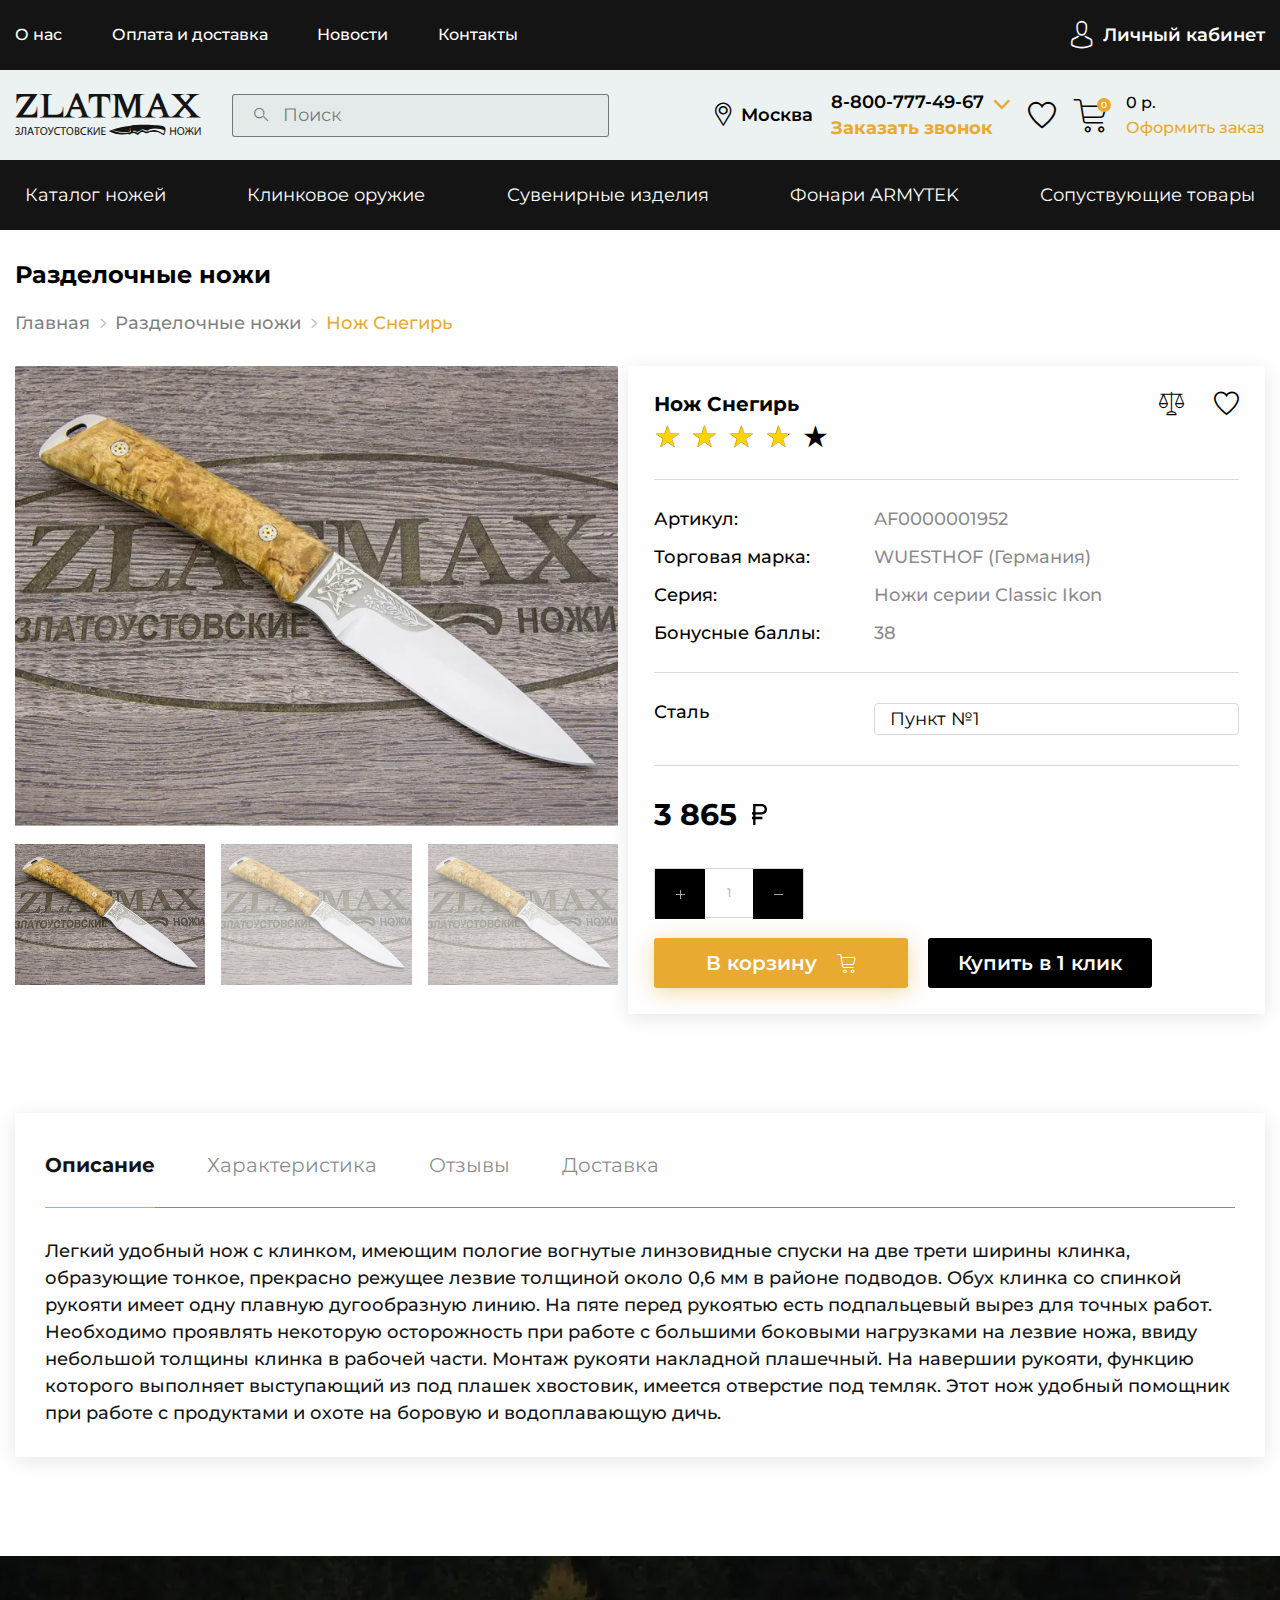
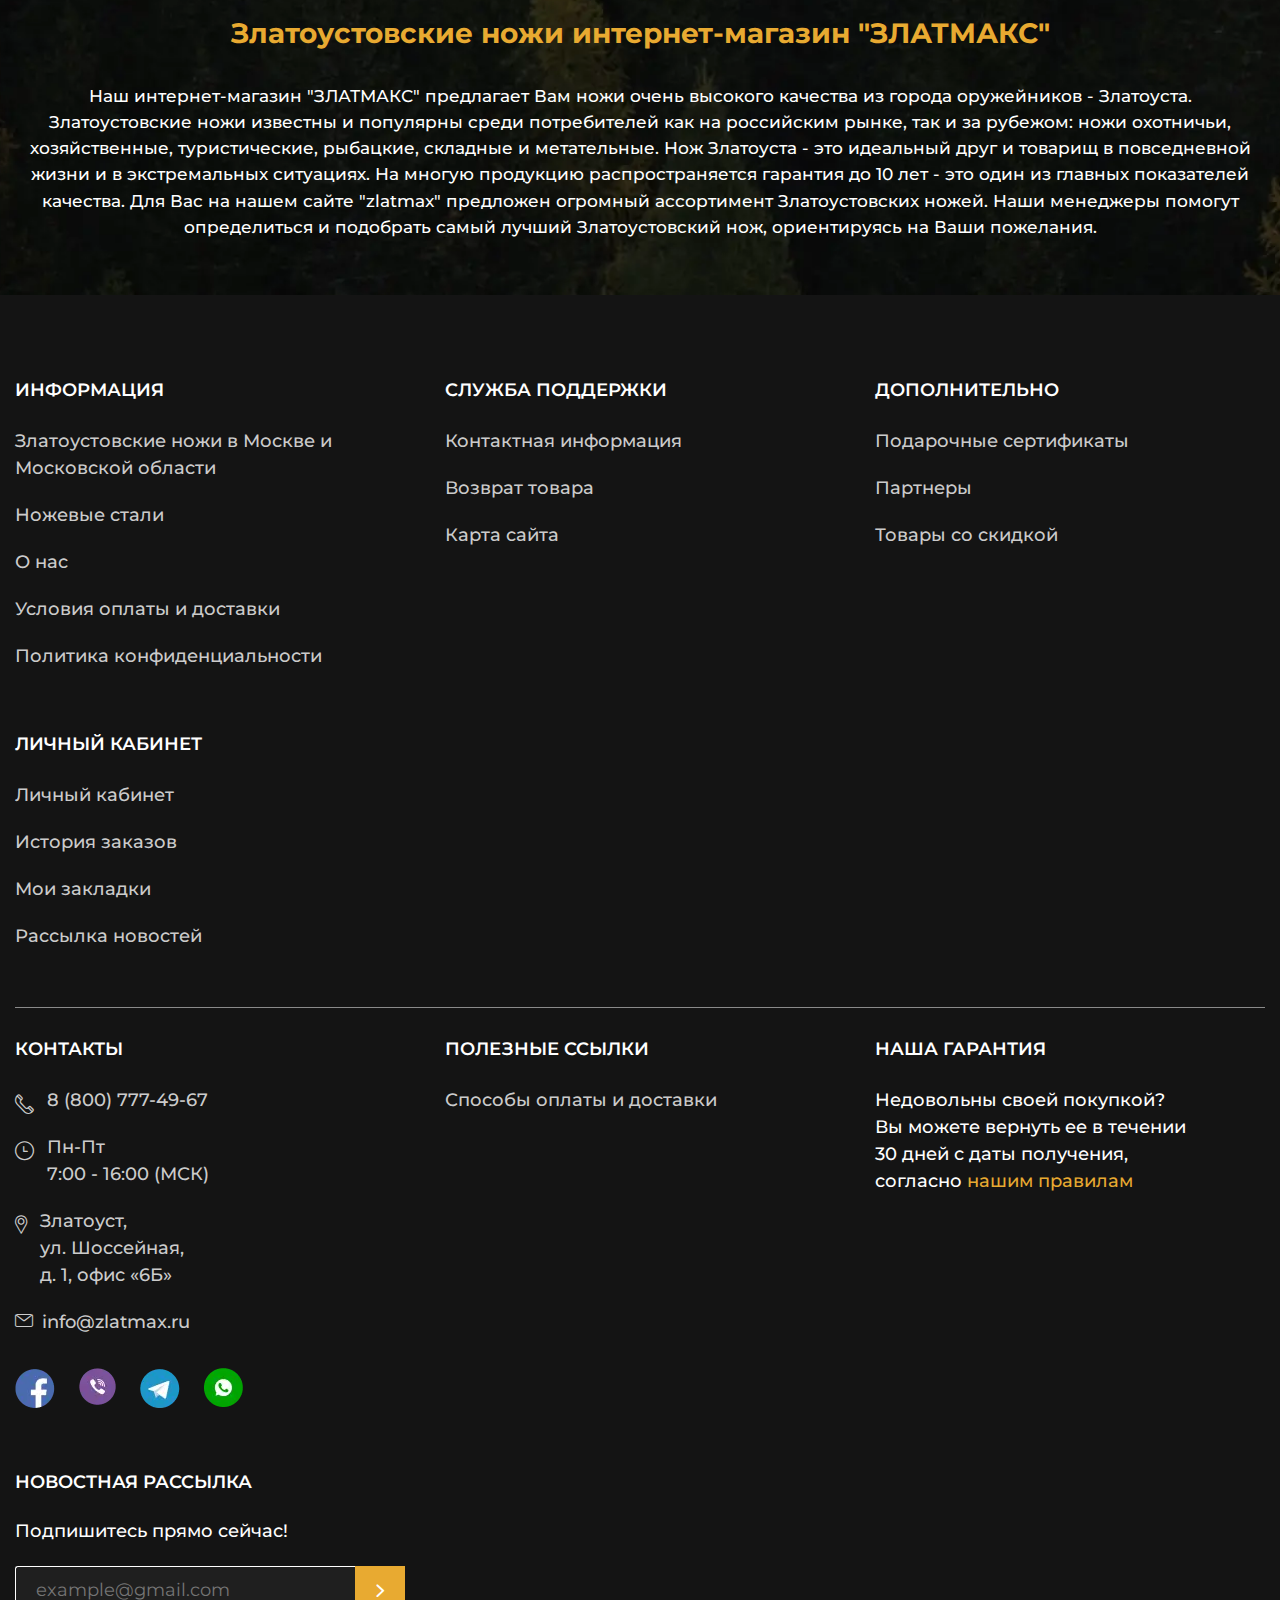
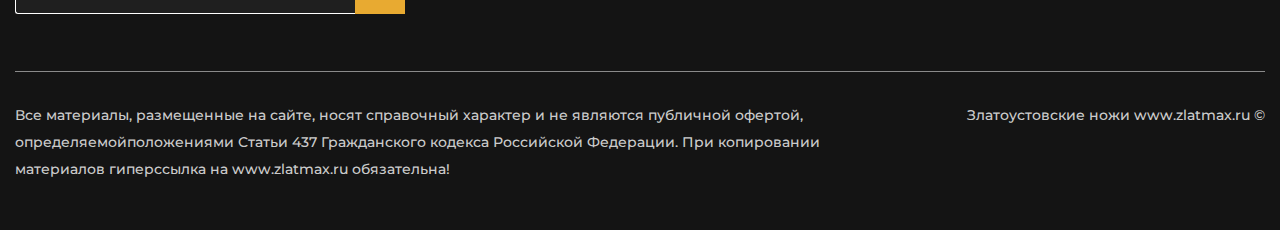
<file: product.html>
<!DOCTYPE html>
<html lang="ru">

<head>
	<title>Карточка товара</title>
	<meta charset="UTF-8">
	<meta name="format-detection" content="telephone=no">
	<!-- <style>body{opacity: 0;}</style> -->
	<link rel="stylesheet" href="css/style.min.css?_v=20240330132028">
	<link rel="shortcut icon" href="">
	<!-- <meta name="robots" content="noindex, nofollow"> -->
	<meta name="viewport" content="width=device-width, initial-scale=1.0">
</head>

<body>
	<div class="wrapper">
		<header class="header">
			<div class="header__top top-header">
				<div class="top-header__container">
					<nav class="top-header__menu menu-top-header">
						<ul data-da=".menu__body, 991.98" class="menu-top-header__list">
							<li class="menu-top-header__item menu-top-header__item_catalog"><a href="" data-catalog class="menu-top-header__link menu-top-header__link_catalog _icon-arrow-bottom">Каталог товаров</a></li>
							<li class="menu-top-header__item"><a href="" class="menu-top-header__link">О нас</a></li>
							<li class="menu-top-header__item"><a href="" class="menu-top-header__link">Оплата и доставка</a></li>
							<li class="menu-top-header__item"><a href="" class="menu-top-header__link">Новости</a></li>
							<li class="menu-top-header__item"><a href="" class="menu-top-header__link">Контакты</a></li>
						</ul>
					</nav>
					<a href="" class="top-header__user _icon-avatar"><span>Личный кабинет</span></a>
					<nav hidden class="menu">
						<button type="button" class="menu__icon icon-menu"><span></span></button>
						<div class="menu__body">

						</div>
					</nav>
				</div>
			</div>
			<div class="header__body body-header">
				<div class="body-header__container">
					<a href="home.html" class="body-header__logo"></a>
					<div data-da=".catalog-header__container, 479.98" class="body-header__search">
						<form action="#" class="search-header">
							<button type="submit" class="search-header__button _icon-search"></button>
							<input autocomplete="off" type="text" name="form[]" data-error="Ошибка" placeholder="Поиск" class="search-header__input">
						</form>
					</div>
					<div class="body-header__actions actions-header">
						<a href="" class="actions-header__location _icon-location"><span>Москва</span></a>
						<div data-da=".top-header__container, 991.98, first" class="actions-header__phones phones-header">
							<div data-spollers class="phones-header__items">
								<div class="phones-header__item">
									<a href="tel:88007774967" class="phones-header__phone"><span>8-800-777-49-67</span></a>
									<button type="button" data-spoller class="phones-header__arrow _icon-arrow-bottom"></button>
									<ul class="phones-header__list">
										<li><a href="tel:88007774967" class="phones-header__phone">8-800-777-49-67</a></li>
										<li><a href="tel:88007774967" class="phones-header__phone">8-800-777-49-67</a></li>
										<li><a href="tel:88007774967" class="phones-header__phone">8-800-777-49-67</a></li>
									</ul>
								</div>
							</div>
							<button type="button" data-popup="#callback" class="phones-header__callback">Заказать
								звонок</button>
						</div>
						<a data-da=".top-header__container, 991.98, 2" class="actions-header__favorite _icon-favorite"></a>
						<a data-da=".top-header__container, 991.98, 2" href="" class="actions-header__cart cart-header">
							<div class="cart-header__icon _icon-cart"><span>0</span></div>
							<div class="cart-header__body">
								<div class="cart-header__summ">0 р.</div>
								<div class="cart-header__link">Оформить заказ</div>
							</div>
						</a>
					</div>
				</div>
			</div>
			<div class="header__catalog catalog-header">
				<div class="catalog-header__container">
					<nav class="catalog-header__menu menu-catalog">
						<button type="button" class="menu-catalog__back _icon-arrow-back">Назад</button>
						<ul class="menu-catalog__list">
							<li class="menu-catalog__item"><button data-parent="1" class="menu-catalog__link">Каталог ножей</button></li>
							<li class="menu-catalog__item"><button data-parent="2" class="menu-catalog__link">Клинковое оружие</button></li>
							<li class="menu-catalog__item"><button class="menu-catalog__link">Сувенирные изделия</button></li>
							<li class="menu-catalog__item"><button class="menu-catalog__link">Фонари ARMYTEK</button></li>
							<li class="menu-catalog__item"><button class="menu-catalog__link">Сопуствующие товары</button></li>
						</ul>
						<div class="menu-catalog__sub-menu sub-menu-catalog">
							<button type="button" class="sub-menu-catalog__back _icon-arrow-back">Назад</button>
							<div class="sub-menu-catalog__container">
								<div hidden data-submenu="1" class="sub-menu-catalog__block">
									<div class="sub-menu-catalog__category">
										<a href="" class="sub-menu-catalog__link-category">Категория ножей</a>
									</div>
									<div class="sub-menu-catalog__category">
										<a href="" class="sub-menu-catalog__link-category">Производство ножей</a>
									</div>
									<div class="sub-menu-catalog__category">
										<a href="" class="sub-menu-catalog__link-category">Ножи по маркам стали</a>
									</div>
									<div class="sub-menu-catalog__category">
										<a href="" class="sub-menu-catalog__link-category">Заточка и полировка ножей</a>
									</div>
									<div class="sub-menu-catalog__category">
										<a href="" class="sub-menu-catalog__link-category">Ножевая мастерская</a>
									</div>

									<ul class="sub-menu-catalog__list">
										<li class="sub-menu-catalog__item"><a href="catalog.html" class="sub-menu-catalog__link">Разделочные ножи</a></li>
										<li class="sub-menu-catalog__item"><a href="" class="sub-menu-catalog__link">Туристические ножи</a></li>
										<li class="sub-menu-catalog__item"><a href="" class="sub-menu-catalog__link">Ножи охотничьи</a></li>
										<li class="sub-menu-catalog__item"><a href="" class="sub-menu-catalog__link">Булатные ножи</a></li>
										<li class="sub-menu-catalog__item"><a href="" class="sub-menu-catalog__link">Ножи из дамаска</a></li>
										<li class="sub-menu-catalog__item"><a href="" class="sub-menu-catalog__link">Тактического назначения</a></li>
										<li class="sub-menu-catalog__item"><a href="" class="sub-menu-catalog__link">Метательные ножи</a></li>
										<li class="sub-menu-catalog__item"><a href="" class="sub-menu-catalog__link">Мачете и кукри</a></li>
										<li class="sub-menu-catalog__item"><a href="" class="sub-menu-catalog__link">Ножи кухонные</a></li>
									</ul>
									<ul class="sub-menu-catalog__list">
										<li class="sub-menu-catalog__item"><a href="" class="sub-menu-catalog__link">Ножи АИР</a></li>
										<li class="sub-menu-catalog__item"><a href="" class="sub-menu-catalog__link">Ножи ЗИК</a></li>
										<li class="sub-menu-catalog__item"><a href="" class="sub-menu-catalog__link">Ножи ЗЗОСС</a></li>
										<li class="sub-menu-catalog__item"><a href="" class="sub-menu-catalog__link">Ножи РОСоружие</a></li>
										<li class="sub-menu-catalog__item"><a href="" class="sub-menu-catalog__link">Ножи Оружейник</a></li>
										<li class="sub-menu-catalog__item"><a href="" class="sub-menu-catalog__link">Булат Сергея Баранова</a></li>
										<li class="sub-menu-catalog__item"><a href="" class="sub-menu-catalog__link">Булат Андрея Умерова</a></li>
										<li class="sub-menu-catalog__item"><a href="" class="sub-menu-catalog__link">Ножи Златко</a></li>
										<li class="sub-menu-catalog__item"><a href="" class="sub-menu-catalog__link">Ножи Стиль-М</a></li>
										<li class="sub-menu-catalog__item"><a href="" class="sub-menu-catalog__link">Оружейная компания</a></li>
									</ul>
									<ul class="sub-menu-catalog__list">
										<li class="sub-menu-catalog__item"><a href="" class="sub-menu-catalog__link">Ножи из стали 40х102С2М</a></li>
										<li class="sub-menu-catalog__item"><a href="" class="sub-menu-catalog__link">Ножи из стали 95х18</a></li>
										<li class="sub-menu-catalog__item"><a href="" class="sub-menu-catalog__link">Ножи из стали 100х13м</a></li>
										<li class="sub-menu-catalog__item"><a href="" class="sub-menu-catalog__link">Ножи из стали 110х18м-ШД</a></li>
										<li class="sub-menu-catalog__item"><a href="" class="sub-menu-catalog__link">Ножи из стали ЭИ-107 ТЦ</a></li>
										<li class="sub-menu-catalog__item"><a href="" class="sub-menu-catalog__link">Ножи из стали 50х14МФ</a></li>
										<li class="sub-menu-catalog__item"><a href="" class="sub-menu-catalog__link">Ножи из стали AUS-8</a></li>
										<li class="sub-menu-catalog__item"><a href="" class="sub-menu-catalog__link">Ножи из стали К340</a></li>
										<li class="sub-menu-catalog__item"><a href="" class="sub-menu-catalog__link">Ножи из стали M390</a></li>
										<li class="sub-menu-catalog__item"><a href="" class="sub-menu-catalog__link">Ножи из стали ЭП-766</a></li>
									</ul>
									<ul class="sub-menu-catalog__list">
										<li class="sub-menu-catalog__item"><a href="" class="sub-menu-catalog__link">Паста ГОИ</a></li>
										<li class="sub-menu-catalog__item"><a href="" class="sub-menu-catalog__link">Алмазная паста</a></li>
										<li class="sub-menu-catalog__item"><a href="" class="sub-menu-catalog__link">Бруски и камни для заточки</a></li>
									</ul>
									<ul class="sub-menu-catalog__list">
										<li class="sub-menu-catalog__item"><a href="" class="sub-menu-catalog__link">Ножевые клинки</a></li>
										<li class="sub-menu-catalog__item"><a href="" class="sub-menu-catalog__link">Заготовки для ножей</a></li>
										<li class="sub-menu-catalog__item"><a href="" class="sub-menu-catalog__link">Литье для ножей</a></li>
										<li class="sub-menu-catalog__item"><a href="" class="sub-menu-catalog__link">Материалы для рукоятей</a></li>
										<li class="sub-menu-catalog__item"><a href="" class="sub-menu-catalog__link">Уход за рукоятиями ножей</a></li>
									</ul>
									<div class="sub-menu-catalog__footer">
										<a href="" class="sub-menu-catalog__all">Смотреть все</a>
									</div>
									<div class="sub-menu-catalog__footer">
										<a href="" class="sub-menu-catalog__all">Смотреть все</a>
									</div>
									<div class="sub-menu-catalog__footer">
										<a href="" class="sub-menu-catalog__all">Смотреть все</a>
									</div>
									<div class="sub-menu-catalog__footer">
										<a href="" class="sub-menu-catalog__all">Смотреть все</a>
									</div>
									<div class="sub-menu-catalog__footer">
										<a href="" class="sub-menu-catalog__all">Смотреть все</a>
									</div>
								</div>
								<div hidden data-submenu="2" class="sub-menu-catalog__block">
									<div class="sub-menu-catalog__category">
										<a href="" class="sub-menu-catalog__link-category">Категория ножей</a>
									</div>
									<div class="sub-menu-catalog__category">
										<a href="" class="sub-menu-catalog__link-category">Производство ножей</a>
									</div>
									<div class="sub-menu-catalog__category">
										<a href="" class="sub-menu-catalog__link-category">Ножи по маркам стали</a>
									</div>

									<ul class="sub-menu-catalog__list">
										<li class="sub-menu-catalog__item"><a href="" class="sub-menu-catalog__link">Разделочные ножи</a></li>
										<li class="sub-menu-catalog__item"><a href="" class="sub-menu-catalog__link">Туристические ножи</a></li>
										<li class="sub-menu-catalog__item"><a href="" class="sub-menu-catalog__link">Ножи охотничьи</a></li>
										<li class="sub-menu-catalog__item"><a href="" class="sub-menu-catalog__link">Булатные ножи</a></li>
										<li class="sub-menu-catalog__item"><a href="" class="sub-menu-catalog__link">Ножи из дамаска</a></li>
										<li class="sub-menu-catalog__item"><a href="" class="sub-menu-catalog__link">Тактического назначения</a></li>
										<li class="sub-menu-catalog__item"><a href="" class="sub-menu-catalog__link">Метательные ножи</a></li>
										<li class="sub-menu-catalog__item"><a href="" class="sub-menu-catalog__link">Мачете и кукри</a></li>
										<li class="sub-menu-catalog__item"><a href="" class="sub-menu-catalog__link">Ножи кухонные</a></li>
									</ul>
									<ul class="sub-menu-catalog__list">
										<li class="sub-menu-catalog__item"><a href="" class="sub-menu-catalog__link">Ножи АИР</a></li>
										<li class="sub-menu-catalog__item"><a href="" class="sub-menu-catalog__link">Ножи ЗИК</a></li>
										<li class="sub-menu-catalog__item"><a href="" class="sub-menu-catalog__link">Ножи ЗЗОСС</a></li>
										<li class="sub-menu-catalog__item"><a href="" class="sub-menu-catalog__link">Ножи РОСоружие</a></li>
										<li class="sub-menu-catalog__item"><a href="" class="sub-menu-catalog__link">Ножи Оружейник</a></li>
										<li class="sub-menu-catalog__item"><a href="" class="sub-menu-catalog__link">Булат Сергея Баранова</a></li>
										<li class="sub-menu-catalog__item"><a href="" class="sub-menu-catalog__link">Булат Андрея Умерова</a></li>
										<li class="sub-menu-catalog__item"><a href="" class="sub-menu-catalog__link">Ножи Златко</a></li>
										<li class="sub-menu-catalog__item"><a href="" class="sub-menu-catalog__link">Ножи Стиль-М</a></li>
										<li class="sub-menu-catalog__item"><a href="" class="sub-menu-catalog__link">Оружейная компания</a></li>
									</ul>
									<ul class="sub-menu-catalog__list">
										<li class="sub-menu-catalog__item"><a href="" class="sub-menu-catalog__link">Ножи из стали 40х102С2М</a></li>
										<li class="sub-menu-catalog__item"><a href="" class="sub-menu-catalog__link">Ножи из стали 95х18</a></li>
										<li class="sub-menu-catalog__item"><a href="" class="sub-menu-catalog__link">Ножи из стали 100х13м</a></li>
										<li class="sub-menu-catalog__item"><a href="" class="sub-menu-catalog__link">Ножи из стали 110х18м-ШД</a></li>
										<li class="sub-menu-catalog__item"><a href="" class="sub-menu-catalog__link">Ножи из стали ЭИ-107 ТЦ</a></li>
										<li class="sub-menu-catalog__item"><a href="" class="sub-menu-catalog__link">Ножи из стали 50х14МФ</a></li>
										<li class="sub-menu-catalog__item"><a href="" class="sub-menu-catalog__link">Ножи из стали AUS-8</a></li>
										<li class="sub-menu-catalog__item"><a href="" class="sub-menu-catalog__link">Ножи из стали К340</a></li>
										<li class="sub-menu-catalog__item"><a href="" class="sub-menu-catalog__link">Ножи из стали M390</a></li>
										<li class="sub-menu-catalog__item"><a href="" class="sub-menu-catalog__link">Ножи из стали ЭП-766</a></li>
									</ul>

									<div class="sub-menu-catalog__footer">
										<a href="" class="sub-menu-catalog__all">Смотреть все</a>
									</div>
									<div class="sub-menu-catalog__footer">
										<a href="" class="sub-menu-catalog__all">Смотреть все</a>
									</div>
									<div class="sub-menu-catalog__footer">
										<a href="" class="sub-menu-catalog__all">Смотреть все</a>
									</div>



								</div>
							</div>
						</div>
					</nav>
				</div>
			</div>

		</header>
		<main class="page page_inner">
			<div class="page__header">
				<div class="page__container">
					<h1 class="page__title title">Разделочные ножи</h1>
					<!-- breadcrumbs -хлебные крошки, переход с главной на другие страницы -->
					<nav class="page__breadcrumbs breadcrumbs">
						<ul class="breadcrumbs__list">
							<li class="breadcrumbs__item">
								<a href="home.html" class="breadcrumbs__link">Главная</a>
							</li>
							<li class="breadcrumbs__item">
								<a href="catalog.html" class="breadcrumbs__link">Разделочные ножи</a>
							</li>
							<li class="breadcrumbs__item">
								<span class="breadcrumbs__current">Нож Снегирь</span>
							</li>
						</ul>
					</nav>
				</div>
			</div>
			<div class="product">
				<div class="product__container">
					<div class="product__main main-product">
						<div class="main-product__images images-product">
							<div class="images-product__slider swiper">
								<div class="images-product__wrapper swiper-wrapper">
									<div class="images-product__slide-ibg swiper-slide">
										<picture><source srcset="img/product/01.webp" type="image/webp"><img src="img/product/01.jpg" alt=""></picture>
									</div>
									<div class="images-product__slide-ibg swiper-slide">
										<picture><source srcset="img/product/01.webp" type="image/webp"><img src="img/product/01.jpg" alt=""></picture>
									</div>
									<div class="images-product__slide-ibg swiper-slide">
										<picture><source srcset="img/product/01.webp" type="image/webp"><img src="img/product/01.jpg" alt=""></picture>
									</div>
									<div class="images-product__slide-ibg swiper-slide">
										<picture><source srcset="img/product/01.webp" type="image/webp"><img src="img/product/01.jpg" alt=""></picture>
									</div>
									<div class="images-product__slide-ibg swiper-slide">
										<picture><source srcset="img/product/01.webp" type="image/webp"><img src="img/product/01.jpg" alt=""></picture>
									</div>
								</div>
							</div>
							<div class="images-product__thumbs swiper thumbs-images">
								<div class="thumbs-images__wrapper swiper-wrapper">
									<div class="thumbs-images__slide-ibg swiper-slide">
										<picture><source srcset="img/product/01.webp" type="image/webp"><img src="img/product/01.jpg" alt=""></picture>
									</div>
									<div class="thumbs-images__slide-ibg swiper-slide">
										<picture><source srcset="img/product/01.webp" type="image/webp"><img src="img/product/01.jpg" alt=""></picture>
									</div>
									<div class="thumbs-images__slide-ibg swiper-slide">
										<picture><source srcset="img/product/01.webp" type="image/webp"><img src="img/product/01.jpg" alt=""></picture>
									</div>
									<div class="thumbs-images__slide-ibg swiper-slide">
										<picture><source srcset="img/product/01.webp" type="image/webp"><img src="img/product/01.jpg" alt=""></picture>
									</div>
									<div class="thumbs-images__slide-ibg swiper-slide">
										<picture><source srcset="img/product/01.webp" type="image/webp"><img src="img/product/01.jpg" alt=""></picture>
									</div>
								</div>
							</div>
						</div>
						<div class="main-product__body body-product">
							<div class="body-product__header header-product">
								<div class="header-product__line">
									<h1 class="header-product__title">Нож Снегирь</h1>
									<a href="" class="header-product__link _icon-compare"></a>
									<a href="" class="header-product__link _icon-favorite"></a>
								</div>
								<div class="header-product__rating rating">
									<div class="rating__body">
										<div class="rating__active"></div>
										<div class="rating__items">
											<input type="radio" class="rating__item" value="1" name="rating">
											<input type="radio" class="rating__item" value="2" name="rating">
											<input type="radio" class="rating__item" value="3" name="rating">
											<input type="radio" class="rating__item" value="4" name="rating">
											<input type="radio" class="rating__item" value="5" name="rating">
										</div>
									</div>
									<div class="rating__value">3.6</div>
								</div>
							</div>
							<div class="body-product__table table-product">
								<div class="table-product__label">Артикул:</div>
								<div class="table-product__value">AF0000001952</div>
								<div class="table-product__label">Торговая марка:</div>
								<div class="table-product__value">WUESTHOF (Германия)</div>
								<div class="table-product__label">Серия:</div>
								<div class="table-product__value">Ножи серии Classic Ikon</div>
								<div class="table-product__label">Бонусные баллы: </div>
								<div class="table-product__value">38</div>
							</div>
							<div class="body-product__options options-product">
								<div class="options-product__label">Сталь</div>
								<div class="options-product__value">
									<select name="form[]" class="form">
										<option value="1" selected>Пункт №1</option>
										<option value="2">Пункт №2</option>
										<option value="3">Пункт №3</option>
										<option value="4">Пункт №4</option>
									</select>
								</div>
							</div>
							<div class="body-product__actions actions-product">
								<div class="actions-product__price">3 865</div>
								<div class="actions-product__row">
									<div class="actions-product__quantity quantity">
										<button type="button" class="quantity__button quantity__button_plus"></button>
										<div class="quantity__input">
											<input autocomplete="off" type="text" name="form[]" value="1">
										</div>
										<button type="button" class="quantity__button quantity__button_minus"></button>
									</div>
									<div class="actions-product__buttons">
										<a href="" class="actions-product__cart button"><span class="_icon-cart">В корзину</span></a>
										<a href="" class="actions-product__button button button_black">Купить в 1 клик</a>
									</div>
								</div>
							</div>
						</div>
					</div>
					<div data-tabs="992" class="product__info product-info">
						<nav data-tabs-titles class="product-info__navigation">
							<button type="button" class="product-info__title _tab-active">Описание</button>
							<button type="button" class="product-info__title">Характеристика</button>
							<button type="button" class="product-info__title">Отзывы</button>
							<button type="button" class="product-info__title">Доставка</button>
						</nav>
						<div data-tabs-body class="product-info__content">
							<div class="product-info__body">
								Легкий удобный нож с клинком, имеющим пологие вогнутые линзовидные спуски на две трети ширины клинка, образующие тонкое,
								прекрасно режущее лезвие толщиной около 0,6 мм в районе подводов.

								Обух клинка со спинкой рукояти имеет одну плавную дугообразную линию. На пяте перед рукоятью есть подпальцевый вырез для точных работ.

								Необходимо проявлять некоторую осторожность при работе с большими боковыми нагрузками на лезвие ножа, ввиду небольшой толщины клинка
								в рабочей части.

								Монтаж рукояти накладной плашечный. На навершии рукояти, функцию которого выполняет выступающий из под плашек хвостовик,
								имеется отверстие под темляк. Этот нож удобный помощник при работе с продуктами и охоте на боровую и водоплавающую дичь.
							</div>
							<div class="product-info__body">
								Lorem ipsum dolor sit amet consectetur adipisicing elit. Dolore deserunt reiciendis quae at consectetur enim inventore magni nisi! Et maxime earum ad! Eius, doloribus!
							</div>
							<div class="product-info__body">

								Lorem ipsum dolor, sit amet consectetur adipisicing elit. Quia odio, sint voluptatem optio eveniet hic, ex id, illo praesentium consequatur tenetur ut minima? Iure laboriosam maxime tenetur? Impedit illo labore molestias distinctio architecto laboriosam voluptatibus
								accusantium, ullam, in nisi qui?
							</div>
							<div class="product-info__body">

								Lorem ipsum dolor, sit amet consectetur adipisicing elit. Quia odio, sint voluptatem optio eveniet hic, ex id, illo praesentium consequatur tenetur ut minima? Iure laboriosam maxime tenetur? Impedit illo labore molestias distinctio architecto laboriosam voluptatibus
								accusantium, ullam, in nisi qui?
							</div>
						</div>
					</div>
				</div>
			</div>

		</main>
		<footer class="footer">
			<section class="footer__text text-footer">
				<div class="text-footer__container">
					<h1 class="text-footer__title">Златоустовские ножи интернет-магазин "ЗЛАТМАКС"</h1>
					<div class="text-footer__text">Наш интернет-магазин "ЗЛАТМАКС" предлагает Вам ножи очень высокого качества из города оружейников - Златоуста. Златоустовские ножи известны и популярны среди потребителей как на российским рынке, так и за рубежом: ножи охотничьи, хозяйственные,
						туристические, рыбацкие, складные и метательные. Нож Златоуста - это идеальный друг и товарищ в повседневной жизни и в экстремальных ситуациях. На многую продукцию распространяется гарантия до 10 лет - это один из главных показателей качества. Для Вас на нашем сайте "zlatmax"
						предложен огромный ассортимент Златоустовских ножей. Наши менеджеры помогут определиться и подобрать самый лучший Златоустовский нож, ориентируясь на Ваши пожелания.</div>
				</div>
			</section>
			<div class="footer__container">
				<div class="footer__body body-footer">
					<div class="body-footer__row">
						<div class="body-footer__item item-footer">
							<div data-spollers="767.98" class="item-footer__spoller spoller-item-footer">
								<div class="spoller-item-footer__item">
									<button type="button" data-spoller class="spoller-item-footer__title">ИНФОРМАЦИЯ</button>
									<div class="spoller-item-footer__body">
										<nav class="menu-footer">
											<ul class="menu-footer__list">
												<li class="menu-footer__item"><a href="" class="menu-footer__link">Златоустовские ножи
														в Москве и Московской
														области</a></li>
												<li class="menu-footer__item"><a href="" class="menu-footer__link">Ножевые стали</a></li>
												<li class="menu-footer__item"><a href="" class="menu-footer__link">О нас</a></li>
												<li class="menu-footer__item"><a href="" class="menu-footer__link">Условия оплаты
														и доставки</a></li>
												<li class="menu-footer__item"><a href="" class="menu-footer__link">Политика
														конфиденциальности</a></li>
											</ul>
										</nav>

									</div>
								</div>
							</div>
						</div>
						<div class="body-footer__item item-footer">
							<div data-spollers="767.98" class="item-footer__spoller spoller-item-footer">
								<div class="spoller-item-footer__item">
									<button type="button" data-spoller class="spoller-item-footer__title">СЛУЖБА ПОДДЕРЖКИ</button>
									<div class="spoller-item-footer__body">
										<nav class="menu-footer">
											<ul class="menu-footer__list">
												<li class="menu-footer__item"><a href="" class="menu-footer__link">Контактная информация</a></li>
												<li class="menu-footer__item"><a href="" class="menu-footer__link">Возврат товара</a></li>
												<li class="menu-footer__item"><a href="" class="menu-footer__link">Карта сайта</a></li>
											</ul>
										</nav>
									</div>
								</div>
							</div>
						</div>
						<div class="body-footer__item item-footer">
							<div data-spollers="767.98" class="item-footer__spoller spoller-item-footer">
								<div class="spoller-item-footer__item">
									<button type="button" data-spoller class="spoller-item-footer__title">ДОПОЛНИТЕЛЬНО</button>
									<div class="spoller-item-footer__body">
										<nav class="menu-footer">
											<ul class="menu-footer__list">
												<li class="menu-footer__item"><a href="" class="menu-footer__link">Подарочные сертификаты</a></li>
												<li class="menu-footer__item"><a href="" class="menu-footer__link">Партнеры</a></li>
												<li class="menu-footer__item"><a href="" class="menu-footer__link">Товары со скидкой</a></li>
											</ul>
										</nav>
									</div>
								</div>
							</div>
						</div>
						<div class="body-footer__item item-footer">
							<div data-spollers="767.98" class="item-footer__spoller spoller-item-footer">
								<div class="spoller-item-footer__item">
									<button type="button" data-spoller class="spoller-item-footer__title">ЛИЧНЫЙ КАБИНЕТ</button>
									<div class="spoller-item-footer__body">
										<nav class="menu-footer">
											<ul class="menu-footer__list">
												<li class="menu-footer__item"><a href="" class="menu-footer__link">Личный кабинет</a></li>
												<li class="menu-footer__item"><a href="" class="menu-footer__link">История заказов</a></li>
												<li class="menu-footer__item"><a href="" class="menu-footer__link">Мои закладки</a></li>
												<li class="menu-footer__item"><a href="" class="menu-footer__link">Рассылка новостей</a></li>
											</ul>
										</nav>
									</div>
								</div>
							</div>
						</div>
					</div>
					<div class="body-footer__row">
						<div class="body-footer__item item-footer">
							<div data-spollers="767.98" class="item-footer__spoller spoller-item-footer">
								<div class="spoller-item-footer__item">
									<button type="button" data-spoller class="spoller-item-footer__title"> КОНТАКТЫ</button>
									<div class="spoller-item-footer__body">
										<nav class="menu-footer">
											<ul class="menu-footer__list">
												<li class="menu-footer__item"><a href="tel:88007774967" class="menu-footer__link _icon-footer-phone">8 (800) 777-49-67</a></li>
												<li class="menu-footer__item _icon-footer-clock">
													<div>
														<p>Пн-Пт</p>
														<p>7:00 - 16:00 (МСК)</p>
													</div>
												</li>
												<li class="menu-footer__item _icon-footer-location">
													<div>
														<p>Златоуст,</p>
														<p>ул. Шоссейная,</p>
														<p>д. 1, офис «6Б»</p>
													</div>
												</li>
												<li class="menu-footer__item"><a href="mailto:info@zlatmax.ru" class="menu-footer__link _icon-footer-mail">info@zlatmax.ru</a></li>
											</ul>
										</nav>
										<ul class="social-footer">
											<li class="social-footer__item">
												<a href="" class="social-footer__link">
													<picture><source srcset="img/icons/Facebook.webp" type="image/webp"><img src="img/icons/Facebook.png" alt=""></picture>
												</a>
											</li>
											<li class="social-footer__item">
												<a href="" class="social-footer__link">
													<picture><source srcset="img/icons/viber.webp" type="image/webp"><img src="img/icons/viber.png" alt=""></picture>
												</a>
											</li>
											<li class="social-footer__item">
												<a href="" class="social-footer__link">
													<picture><source srcset="img/icons/telegram.webp" type="image/webp"><img src="img/icons/telegram.png" alt=""></picture>
												</a>
											</li>
											<li class="social-footer__item">
												<a href="" class="social-footer__link">
													<picture><source srcset="img/icons/whatsapp.webp" type="image/webp"><img src="img/icons/whatsapp.png" alt=""></picture>
												</a>
											</li>
										</ul>
									</div>
								</div>
							</div>
						</div>
						<div class="body-footer__item item-footer">
							<div data-spollers="767.98" class="item-footer__spoller spoller-item-footer">
								<div class="spoller-item-footer__item">
									<button type="button" data-spoller class="spoller-item-footer__title">ПОЛЕЗНЫЕ ССЫЛКИ</button>
									<div class="spoller-item-footer__body">
										<nav class="menu-footer">
											<ul class="menu-footer__list">
												<li class="menu-footer__item"><a href="" class="menu-footer__link">Способы оплаты и доставки</a></li>
											</ul>
										</nav>
									</div>
								</div>
							</div>
						</div>
						<div class="body-footer__item item-footer">
							<div data-spollers="767.98" class="item-footer__spoller spoller-item-footer">
								<div class="spoller-item-footer__item">
									<button type="button" data-spoller class="spoller-item-footer__title">НАША ГАРАНТИЯ</button>
									<div class="spoller-item-footer__body">
										<div class="spoller-item-footer__text">Недовольны своей покупкой?
											Вы можете вернуть ее в течении
											30 дней с даты получения,
											согласно <a href="" class="">нашим правилам</a></div>

									</div>
								</div>
							</div>
						</div>
						<div class="body-footer__item item-footer">
							<div data-spollers="767.98" class="item-footer__spoller spoller-item-footer">
								<div class="spoller-item-footer__item">
									<button type="button" data-spoller class="spoller-item-footer__title">НОВОСТНАЯ РАССЫЛКА</button>
									<form action="#" class="spoller-item-footer__body footer-subscribe">
										<label for="subscribe-input" class="footer-subscribe__label">Подпишитесь прямо сейчас!</label>
										<div class="footer-subscribe__line">
											<input id="subscribe-input" autocomplete="off" type="text" name="form[]" data-error="Ошибка" data-required="email" placeholder="example@gmail.com" class="footer-subscribe__input">
											<button type="submit" class="footer-subscribe__button _icon-arrow-bottom"></button>
										</div>
									</form>
								</div>
							</div>
						</div>
					</div>
					<div class="body-footer__bottom">
						<div class="body-footer__rules">Все материалы, размещенные на сайте, носят справочный характер и не являются
							публичной офертой, определяемойположениями Статьи 437 Гражданского кодекса Российской Федерации.
							При копировании материалов гиперссылка на www.zlatmax.ru обязательна!</div>
						<div class="body-footer__copy">Златоустовские ножи www.zlatmax.ru ©
						</div>
					</div>
				</div>
			</div>
		</footer>
	</div>
	<div id="callback" aria-hidden="true" class="popup">
		<div class="popup__wrapper">
			<div class="popup__content">
				<button data-close type="button" class="popup__close">Закрыть</button>
				<div class="popup__text">
					fgfg
				</div>
			</div>
		</div>
	</div>
	<script src="js/app.min.js?_v=20240330132028"></script>
</body>

</html>
</file>
<file: css/style.min.css>
@charset "UTF-8";@import url(https://fonts.googleapis.com/css?family=Montserrat:500,600,700&display=swap);@font-face{font-family:icons;font-display:swap;src:url(../fonts/icons.woff2) format("woff2"),url(../fonts/icons.woff) format("woff");font-weight:400;font-style:normal}._spoller-init .spoller-item-footer__title::after,.body-header__logo,.breadcrumbs__link::after,.menu-catalog__link[data-parent]::before,.phones-header__phone::before,.products-slider__more::after,.select_control .select__value::after,[class*=_icon-]:before{font-family:icons;font-style:normal;font-weight:400;font-variant:normal;text-transform:none;line-height:1;-webkit-font-smoothing:antialiased;-moz-osx-font-smoothing:grayscale}[class*=_icon-]:before{display:block}._icon-arrow-bottom:before,.menu-catalog__link[data-parent]:before{content:"\e902"}._icon-avatar:before{content:"\e903"}._icon-cart:before{content:"\e904"}._icon-compare:before{content:"\e905"}._icon-favorite:before{content:"\e906"}._icon-footer-clock:before{content:"\e907"}._icon-footer-location:before{content:"\e908"}._icon-footer-mail:before{content:"\e909"}._icon-footer-phone:before,.phones-header__phone:before{content:"\e90a"}._icon-location:before{content:"\e90b"}._icon-logo:before,.body-header__logo:before{content:"\e90c"}._icon-ruble:before{content:"\e90d"}._icon-search:before{content:"\e90e"}._icon-soller-arrow:before{content:"\e90f"}._icon-arrow-back:before{content:"\e900"}*{padding:0;margin:0;border:0}*,:after,:before{-webkit-box-sizing:border-box;box-sizing:border-box}body,html{height:100%;min-width:320px}body{color:#000;line-height:1;font-family:Montserrat;font-size:1.125rem;-ms-text-size-adjust:100%;-moz-text-size-adjust:100%;-webkit-text-size-adjust:100%;-webkit-font-smoothing:antialiased;-moz-osx-font-smoothing:grayscale}button,input,textarea{font-family:Montserrat;font-size:inherit}button{cursor:pointer;color:inherit;background-color:inherit}a{color:inherit}a:link,a:visited{text-decoration:none}a:hover{text-decoration:none}ul li{list-style:none}img{vertical-align:top}h1,h2,h3,h4,h5,h6{font-weight:inherit;font-size:inherit}body{font-weight:500}.lock body{overflow:hidden;-ms-touch-action:none;touch-action:none}.wrapper{min-height:100%;display:-webkit-box;display:-ms-flexbox;display:flex;-webkit-box-orient:vertical;-webkit-box-direction:normal;-ms-flex-direction:column;flex-direction:column;overflow:hidden}.wrapper>main{-webkit-box-flex:1;-ms-flex:1 1 auto;flex:1 1 auto}.wrapper>*{min-width:0}[class*=__container]{max-width:99.375rem;-webkit-box-sizing:content-box;box-sizing:content-box;margin:0 auto;padding:0 .9375rem}.button{display:inline-block;background-color:#e8aa31;-webkit-box-shadow:0 4px 20px rgba(232,170,49,.43);box-shadow:0 4px 20px rgba(232,170,49,.43);border-radius:3px;font-weight:600;font-size:1.25rem;text-align:center;color:#fff;line-height:1.7;padding:.5rem 3.25rem;-webkit-transition:-webkit-box-shadow .3s ease 0s;transition:-webkit-box-shadow .3s ease 0s;transition:box-shadow .3s ease 0s;transition:box-shadow .3s ease 0s,-webkit-box-shadow .3s ease 0s}.button._fw{width:100%}.button_border{background-color:#fff;border:1px solid #e8aa31;color:#e8aa31;-webkit-box-shadow:none;box-shadow:none}.button_black{padding:.5rem 1.875rem;background-color:#000;color:#fff;-webkit-box-shadow:none;box-shadow:none}.checkbox{position:relative}.checkbox:not(:last-child){margin-bottom:.3125em}.checkbox__input{position:absolute;width:0;height:0;opacity:0}.checkbox__input:checked+.checkbox__label:after{-webkit-transform:scale(1);-ms-transform:scale(1);transform:scale(1)}.checkbox__label{cursor:pointer;display:-webkit-inline-box;display:-ms-inline-flexbox;display:inline-flex;-webkit-box-align:center;-ms-flex-align:center;align-items:center;position:relative;gap:10px}.checkbox__label:before{content:"";-ms-flex-item-align:start;align-self:flex-start;-webkit-box-flex:0;-ms-flex:0 0 1.25rem;flex:0 0 1.25rem;width:1.25rem;height:1.25rem;border-radius:2px;border:1px #e8aa31 solid}.checkbox__label::after{content:"";-webkit-transition:all .3s ease 0s;transition:all .3s ease 0s;-webkit-transform:scale(0);-ms-transform:scale(0);transform:scale(0);position:absolute;border-radius:2px;width:.75rem;height:.75rem;top:3.5px;left:3.5px;background-color:#e8aa31}.checkbox__text{font-size:1rem}.checkbox__text small{padding:0 0 0 .9375rem;color:#e8aa31}.select{position:relative}.select__body{position:relative}.select__title{color:inherit;text-align:left;border:1px solid #d9d9d9;background-color:#fff;cursor:pointer;width:100%;border-radius:4px}.select__value{display:-webkit-box;display:-ms-flexbox;display:flex;-webkit-box-align:center;-ms-flex-align:center;align-items:center;height:1.875rem;padding:0 .9375rem;gap:.625rem}.select__value>*{-webkit-box-flex:1;-ms-flex:1 1 auto;flex:1 1 auto}.select__value:after{content:"";-ms-flex-item-align:stretch;-ms-grid-row-align:stretch;align-self:stretch;-webkit-box-flex:0;-ms-flex:0 0 10px;flex:0 0 10px;-webkit-transition:all .3s ease 0s;transition:all .3s ease 0s;display:-webkit-box;display:-ms-flexbox;display:flex;-webkit-box-pack:center;-ms-flex-pack:center;justify-content:center;-webkit-box-align:center;-ms-flex-align:center;align-items:center}._select-open .select__value:after{-webkit-transform:rotate(-180deg);-ms-transform:rotate(-180deg);transform:rotate(-180deg)}.select__value._select-pseudo-label::before{content:attr(data-pseudo-label);opacity:.5}.select__text{-webkit-box-flex:1;-ms-flex:1 1 auto;flex:1 1 auto}.select__input{width:100%;background-color:transparent;height:100%}.select__options{color:#000;position:absolute;top:29px;border-radius:0 0 4px 4px;min-width:100%;left:0;background-color:#fff;border-top:0;border:1px solid #d9d9d9;border-top:0;padding:10px 0 5px 0}.select__scroll{overflow-y:auto;overflow-x:hidden;max-height:200px}.select__option{width:100%;display:block;text-align:left;cursor:pointer;padding:5px 15px;color:inherit}.select__option._select-selected{background-color:#eee}.select__row{display:-webkit-inline-box;display:-ms-inline-flexbox;display:inline-flex;-webkit-box-align:center;-ms-flex-align:center;align-items:center}.select._select-open{z-index:5}.select_control .select__title{border-radius:3px;border:1px rgba(4,4,4,.3) solid}.select_control .select__value{height:2.5rem;color:rgba(0,0,0,.5)}.select_control .select__value::after{font-size:.5rem;content:"\e902";margin-left:1.25em}.select_control .select__option{color:rgba(0,0,0,.5)}._select-tag{cursor:pointer}.rating{display:-webkit-box;display:-ms-flexbox;display:flex;-webkit-box-align:end;-ms-flex-align:end;align-items:flex-end;font-size:1.875rem;line-height:.75;-webkit-transition:opacity .3s ease 0s;transition:opacity .3s ease 0s}.rating.rating_sending{opacity:.2}.rating.rating_set .rating__active,.rating.rating_set .rating__item{cursor:pointer}.rating__body{letter-spacing:.3333333333em;position:relative}.rating__body::before{content:"★★★★★";display:block}.rating__active{position:absolute;width:0%;height:100%;top:0;left:0;overflow:hidden}.rating__active::before{content:"★★★★★";position:absolute;width:100%;height:100%;top:0;left:0;color:#ffd300}.rating__items{display:-webkit-box;display:-ms-flexbox;display:flex;position:absolute;width:100%;height:100%;top:0;left:0}.rating__item{-webkit-box-flex:0;-ms-flex:0 0 20%;flex:0 0 20%;height:100%;opacity:0}.rating__value{display:none;font-size:50%;line-height:1;padding:0 0 0 10px}.rating__info{color:#ababab;font-size:1rem}.quantity{width:150px;height:50px;display:-webkit-box;display:-ms-flexbox;display:flex;border:1px solid rgba(166,166,166,.45)}.quantity__button{-webkit-box-flex:0;-ms-flex:0 0 50px;flex:0 0 50px;height:3.125rem;position:relative;background-color:#000;cursor:pointer}.quantity__button::after,.quantity__button::before{content:"";position:absolute;top:50%;left:50%;-webkit-transition:all .3s ease 0s;transition:all .3s ease 0s;margin:0 0 0 -4.5px;background-color:#a6a6a6;width:9px;height:1px}.quantity__button_plus::before{-webkit-transform:rotate(-90deg);-ms-transform:rotate(-90deg);transform:rotate(-90deg)}.quantity__input{-webkit-box-flex:1;-ms-flex:1 1 auto;flex:1 1 auto}.quantity__input input{height:100%;color:#a6a6a6;font-size:12px;width:100%;text-align:center}.noUi-target,.noUi-target *{-webkit-touch-callout:none;-webkit-tap-highlight-color:transparent;-webkit-user-select:none;-ms-touch-action:none;touch-action:none;-ms-user-select:none;-moz-user-select:none;user-select:none;-webkit-box-sizing:border-box;box-sizing:border-box}.noUi-target{position:relative}.noUi-base,.noUi-connects{width:100%;height:100%;position:relative;z-index:1}.noUi-connects{overflow:hidden;z-index:0}.noUi-connect,.noUi-origin{will-change:transform;position:absolute;z-index:1;top:0;right:0;height:100%;width:100%;-ms-transform-origin:0 0;-webkit-transform-origin:0 0;-webkit-transform-style:preserve-3d;transform-origin:0 0;-webkit-transform-style:flat;transform-style:flat}.noUi-txt-dir-rtl.noUi-horizontal .noUi-origin{left:0;right:auto}.noUi-vertical .noUi-origin{top:-100%;width:0}.noUi-horizontal .noUi-origin{height:0}.noUi-handle{-webkit-backface-visibility:hidden;backface-visibility:hidden;position:absolute}.noUi-touch-area{height:100%;width:100%}.noUi-state-tap .noUi-connect,.noUi-state-tap .noUi-origin{-webkit-transition:-webkit-transform .3s;transition:-webkit-transform .3s;transition:transform .3s;transition:transform .3s,-webkit-transform .3s}.noUi-state-drag *{cursor:inherit!important}.noUi-horizontal{height:.0625rem;background-color:#e8aa31}.noUi-horizontal .noUi-handle{width:1.125rem;height:1.125rem;right:-.5625rem;top:-.5625rem;border-radius:50%}.noUi-vertical{width:18px}.noUi-vertical .noUi-handle{width:28px;height:34px;right:-6px;bottom:-17px}.noUi-txt-dir-rtl.noUi-horizontal .noUi-handle{left:-17px;right:auto}.noUi-target{background-color:#e8aa31}.noUi-connects{border-radius:3px}.noUi-connect{background-color:#141414}.noUi-draggable{cursor:ew-resize}.noUi-vertical .noUi-draggable{cursor:ns-resize}.noUi-handle{background:#e8aa31;-webkit-box-shadow:0 4px 20px rgba(232,170,49,.3);box-shadow:0 4px 20px rgba(232,170,49,.3)}.noUi-handle::before{content:"";position:absolute;background-color:#141414;width:.75rem;height:.75rem;border-radius:50%;top:.1875rem;left:.1875rem}.noUi-active{-webkit-box-shadow:inset 0 0 1px #fff,inset 0 1px 7px #ddd,0 3px 6px -3px #bbb;box-shadow:inset 0 0 1px #fff,inset 0 1px 7px #ddd,0 3px 6px -3px #bbb}[disabled] .noUi-connect{background:#b8b8b8}[disabled] .noUi-handle,[disabled].noUi-handle,[disabled].noUi-target{cursor:not-allowed}.noUi-pips,.noUi-pips *{-webkit-box-sizing:border-box;box-sizing:border-box}.noUi-pips{position:absolute;color:#999}.noUi-value{position:absolute;white-space:nowrap;text-align:center}.noUi-value-sub{color:#ccc;font-size:10px}.noUi-marker{position:absolute;background:#ccc}.noUi-marker-sub{background:#aaa}.noUi-marker-large{background:#aaa}.noUi-pips-horizontal{padding:10px 0;height:80px;top:100%;left:0;width:100%}.noUi-value-horizontal{-webkit-transform:translate(-50%,50%);-ms-transform:translate(-50%,50%);transform:translate(-50%,50%)}.noUi-rtl .noUi-value-horizontal{-webkit-transform:translate(50%,50%);-ms-transform:translate(50%,50%);transform:translate(50%,50%)}.noUi-marker-horizontal.noUi-marker{margin-left:-1px;width:2px;height:5px}.noUi-marker-horizontal.noUi-marker-sub{height:10px}.noUi-marker-horizontal.noUi-marker-large{height:15px}.noUi-pips-vertical{padding:0 10px;height:100%;top:0;left:100%}.noUi-value-vertical{-webkit-transform:translate(0,-50%);-ms-transform:translate(0,-50%);transform:translate(0,-50%);padding-left:25px}.noUi-rtl .noUi-value-vertical{-webkit-transform:translate(0,50%);-ms-transform:translate(0,50%);transform:translate(0,50%)}.noUi-marker-vertical.noUi-marker{width:5px;height:2px;margin-top:-1px}.noUi-marker-vertical.noUi-marker-sub{width:10px}.noUi-marker-vertical.noUi-marker-large{width:15px}.noUi-tooltip{display:block;position:absolute;border:1px solid #d9d9d9;border-radius:3px;background:#fff;color:#000;padding:5px;text-align:center;white-space:nowrap}.noUi-horizontal .noUi-tooltip{-webkit-transform:translate(-50%,0);-ms-transform:translate(-50%,0);transform:translate(-50%,0);left:50%;bottom:120%}.noUi-vertical .noUi-tooltip{-webkit-transform:translate(0,-50%);-ms-transform:translate(0,-50%);transform:translate(0,-50%);top:50%;right:120%}.noUi-horizontal .noUi-origin>.noUi-tooltip{-webkit-transform:translate(50%,0);-ms-transform:translate(50%,0);transform:translate(50%,0);left:auto;bottom:10px}.noUi-vertical .noUi-origin>.noUi-tooltip{-webkit-transform:translate(0,-18px);-ms-transform:translate(0,-18px);transform:translate(0,-18px);top:auto;right:28px}body::after{content:"";background-color:rgba(0,0,0,.5);position:fixed;width:100%;height:100%;top:0;left:0;opacity:0;-webkit-transition:opacity .8s ease 0s;transition:opacity .8s ease 0s;pointer-events:none;z-index:149}.popup-show body::after{opacity:1}.popup{position:fixed;top:0;left:0;bottom:0;right:0;padding:30px 10px;-webkit-transition:visibility .8s ease 0s;transition:visibility .8s ease 0s;visibility:hidden;pointer-events:none}.popup_show{z-index:150;visibility:visible;overflow:auto;pointer-events:auto}.popup_show .popup__content{visibility:visible;-webkit-transform:scale(1);-ms-transform:scale(1);transform:scale(1)}.popup__wrapper{display:-webkit-box;display:-ms-flexbox;display:flex;-webkit-box-orient:vertical;-webkit-box-direction:normal;-ms-flex-direction:column;flex-direction:column;-webkit-box-align:center;-ms-flex-align:center;align-items:center;min-height:100%;-webkit-box-flex:1;-ms-flex:1 1 auto;flex:1 1 auto;width:100%;display:flex;-webkit-box-pack:center;-ms-flex-pack:center;justify-content:center;align-items:center}.popup__content{visibility:hidden;-webkit-transform:scale(0);-ms-transform:scale(0);transform:scale(0);-webkit-transition:-webkit-transform .3s ease 0s;transition:-webkit-transform .3s ease 0s;transition:transform .3s ease 0s;transition:transform .3s ease 0s,-webkit-transform .3s ease 0s;background-color:#eee;padding:20px;width:100%;max-width:900px;border-radius:20px}.lock .popup__content{visibility:visible}[class*=-ibg]{position:relative}[class*=-ibg] img{position:absolute;width:100%;height:100%;top:0;left:0;-o-object-fit:cover;object-fit:cover}[class*=-ibg_contain] img{-o-object-fit:contain;object-fit:contain}@supports (margin-bottom:clamp(1.875rem ,1.5673076923rem + 1.5384615385vw ,3.125rem)){.products-slider__header:not(:last-child){margin-bottom:clamp(1.875rem ,1.5673076923rem + 1.5384615385vw ,3.125rem)}}@supports not (margin-bottom:clamp(1.875rem ,1.5673076923rem + 1.5384615385vw ,3.125rem)){.products-slider__header:not(:last-child){margin-bottom:calc(1.875rem + 1.25 * (100vw - 20rem)/ 81.25)}}.products-slider__title{letter-spacing:.05em;font-size:1.875rem;font-weight:700;line-height:1.5333333333}.products-slider__more{color:rgba(20,20,20,.58);letter-spacing:.9px;font-weight:600;font-size:1.125rem;display:-webkit-inline-box;display:-ms-inline-flexbox;display:inline-flex;-webkit-box-align:center;-ms-flex-align:center;align-items:center;font-size:1.125rem;gap:.8333333333em;-webkit-transition:color .3s ease 0s;transition:color .3s ease 0s}.products-slider__more::after{content:"\e902";font-size:.3888888889em;-webkit-transform:rotate(-90deg);-ms-transform:rotate(-90deg);transform:rotate(-90deg);color:#e8aa31}.products-slider__slider{padding:.9375rem 1.25rem;margin:0 -1.25rem}@supports (margin-bottom:clamp(1.25rem ,0.7884615385rem + 2.3076923077vw ,3.125rem)){.products-slider__swiper:not(:last-child){margin-bottom:clamp(1.25rem ,.7884615385rem + 2.3076923077vw ,3.125rem)}}@supports not (margin-bottom:clamp(1.25rem ,0.7884615385rem + 2.3076923077vw ,3.125rem)){.products-slider__swiper:not(:last-child){margin-bottom:calc(1.25rem + 1.875 * (100vw - 20rem)/ 81.25)}}.products-slider__dotts{display:-ms-grid;display:grid;grid-auto-flow:column;-webkit-transform:translate(0,10%);-ms-transform:translate(0,10%);transform:translate(0,10%);-webkit-box-pack:center;-ms-flex-pack:center;justify-content:center;margin:0 auto;overflow:hidden}.products-slider__dotts .swiper-pagination-bullet{margin:0 .46875rem;cursor:pointer;height:1.875rem;width:1.125rem;position:relative;-webkit-transition:all .3s ease 0s;transition:all .3s ease 0s}.products-slider__dotts .swiper-pagination-bullet::after{content:"";position:absolute;height:.125rem;width:100%;top:50%;-webkit-transform:translate(0,-50%);-ms-transform:translate(0,-50%);transform:translate(0,-50%);background-color:#898989}.products-slider__dotts .swiper-pagination-bullet::before{content:"";position:absolute;background-color:#e8aa31;width:.625rem;height:.625rem;border-radius:50%;top:50%;left:0;-webkit-transform:translate(0,-50%);-ms-transform:translate(0,-50%);transform:translate(0,-50%);-webkit-transition:left .3s ease 0s;transition:left .3s ease 0s;opacity:0}.products-slider__dotts .swiper-pagination-bullet-active::after{background-color:#e8aa31}.products-slider__dotts .swiper-pagination-bullet-active::before{left:.5rem;-webkit-transition:left 3s linear 0s;transition:left 3s linear 0s;opacity:1}.product-card{background-color:#fff;display:-ms-grid;display:grid;height:100%;-ms-grid-rows:auto 1fr;grid-template-rows:auto 1fr;-webkit-box-shadow:0 4px 20px rgba(0,0,0,.1);box-shadow:0 4px 20px rgba(0,0,0,.1);-webkit-transition:-webkit-box-shadow .3s ease 0s;transition:-webkit-box-shadow .3s ease 0s;transition:box-shadow .3s ease 0s;transition:box-shadow .3s ease 0s,-webkit-box-shadow .3s ease 0s;position:relative}.product-card__sale{position:absolute;top:1.25rem;left:0;color:#fff;background-color:#e8aa31;padding:.375rem 1.375rem;z-index:3;pointer-events:none}@supports (padding-top:clamp(0.9375rem ,0.7836538462rem + 0.7692307692vw ,1.5625rem)){.product-card__image{padding-top:clamp(.9375rem ,.7836538462rem + .7692307692vw ,1.5625rem)}}@supports not (padding-top:clamp(0.9375rem ,0.7836538462rem + 0.7692307692vw ,1.5625rem)){.product-card__image{padding-top:calc(.9375rem + .625 * (100vw - 20rem)/ 81.25)}}@supports (padding-bottom:clamp(0.9375rem ,0.7836538462rem + 0.7692307692vw ,1.5625rem)){.product-card__image{padding-bottom:clamp(.9375rem ,.7836538462rem + .7692307692vw ,1.5625rem)}}@supports not (padding-bottom:clamp(0.9375rem ,0.7836538462rem + 0.7692307692vw ,1.5625rem)){.product-card__image{padding-bottom:calc(.9375rem + .625 * (100vw - 20rem)/ 81.25)}}@supports (padding-left:clamp(0.9375rem ,0.3990384615rem + 2.6923076923vw ,3.125rem)){.product-card__image{padding-left:clamp(.9375rem ,.3990384615rem + 2.6923076923vw ,3.125rem)}}@supports not (padding-left:clamp(0.9375rem ,0.3990384615rem + 2.6923076923vw ,3.125rem)){.product-card__image{padding-left:calc(.9375rem + 2.1875 * (100vw - 20rem)/ 81.25)}}@supports (padding-right:clamp(0.9375rem ,0.3990384615rem + 2.6923076923vw ,3.125rem)){.product-card__image{padding-right:clamp(.9375rem ,.3990384615rem + 2.6923076923vw ,3.125rem)}}@supports not (padding-right:clamp(0.9375rem ,0.3990384615rem + 2.6923076923vw ,3.125rem)){.product-card__image{padding-right:calc(.9375rem + 2.1875 * (100vw - 20rem)/ 81.25)}}.product-card__item-image-ibg{display:block;padding-bottom:88.8888888889%}.product-card__body{padding:1.25rem;display:-webkit-box;display:-ms-flexbox;display:flex;-webkit-box-orient:vertical;-webkit-box-direction:normal;-ms-flex-direction:column;flex-direction:column}.product-card__title{-webkit-box-flex:1;-ms-flex:1 1 auto;flex:1 1 auto;font-weight:600;font-size:1.25rem;line-height:1.7}.product-card__title:not(:last-child){margin-bottom:1.5em}.product-card__info:not(:last-child){margin-bottom:.9375em}.product-card__rating{-webkit-box-pack:justify;-ms-flex-pack:justify;justify-content:space-between}.product-card__rating:not(:last-child){margin-bottom:1.625rem}.product-card__footer{border-top:1px solid rgba(20,20,20,.5);padding:1.25rem 0;display:-webkit-box;display:-ms-flexbox;display:flex;-webkit-box-align:center;-ms-flex-align:center;align-items:center;gap:.9375rem}.product-card__price{-webkit-box-flex:1;-ms-flex:1 1 auto;flex:1 1 auto;font-weight:600;font-size:1.25rem;line-height:1.7}.product-card__compare,.product-card__favorite{font-size:1.5rem;-webkit-transition:color .3s ease 0s;transition:color .3s ease 0s}.product-card__cart{width:100%}.product-card__cart span{-webkit-box-align:center;-ms-flex-align:center;align-items:center;display:-webkit-box;display:-ms-flexbox;display:flex;-webkit-box-orient:horizontal;-webkit-box-direction:reverse;-ms-flex-direction:row-reverse;flex-direction:row-reverse;-webkit-box-pack:center;-ms-flex-pack:center;justify-content:center}.product-card__cart span::before{margin:0 0 0 1rem}.info-product-card{color:#ababab;display:-webkit-box;display:-ms-flexbox;display:flex;-webkit-box-pack:justify;-ms-flex-pack:justify;justify-content:space-between;gap:.625rem;font-size:1rem}.info-product-card__materials{text-align:center}.dotts{display:-ms-grid;display:grid;grid-auto-flow:column;-webkit-transform:translate(0,10%);-ms-transform:translate(0,10%);transform:translate(0,10%);-webkit-box-pack:center;-ms-flex-pack:center;justify-content:center;margin:0 auto;overflow:hidden}.dotts .swiper-pagination-bullet{margin:0 .46875rem;cursor:pointer;height:1.875rem;width:1.125rem;position:relative;-webkit-transition:all .3s ease 0s;transition:all .3s ease 0s}.dotts .swiper-pagination-bullet::after{content:"";position:absolute;height:.125rem;width:100%;top:50%;-webkit-transform:translate(0,-50%);-ms-transform:translate(0,-50%);transform:translate(0,-50%);background-color:#898989}.dotts .swiper-pagination-bullet::before{content:"";position:absolute;background-color:#e8aa31;width:.625rem;height:.625rem;border-radius:50%;top:50%;left:0;-webkit-transform:translate(0,-50%);-ms-transform:translate(0,-50%);transform:translate(0,-50%);-webkit-transition:left .3s ease 0s;transition:left .3s ease 0s;opacity:0}.dotts .swiper-pagination-bullet-active::after{background-color:#e8aa31}.dotts .swiper-pagination-bullet-active::before{left:.5rem;-webkit-transition:left 3s linear 0s;transition:left 3s linear 0s;opacity:1}.no-webp .products-new{background:url(../img/new-products/image.png) bottom/cover no-repeat}.products-new{padding:2.8125rem 0 0 0;position:relative}.products-new::after{content:"";z-index:0;position:absolute;width:45.9895833333%;height:91.40625%;top:0;left:0;background-color:rgba(0,0,0,.25)}.products-new::before{content:"";z-index:0;background-color:#fff;height:46px;position:absolute;right:0;top:0;width:54.0625%}.products-new__container{display:-ms-grid;display:grid;row-gap:1.875rem}@supports (padding-right:clamp(1.875rem ,-2.0121473354rem + 6.2695924765vw ,4.375rem)){.products-new__body{padding-right:clamp(1.875rem ,-2.0121473354rem + 6.2695924765vw ,4.375rem)}}@supports not (padding-right:clamp(1.875rem ,-2.0121473354rem + 6.2695924765vw ,4.375rem)){.products-new__body{padding-right:calc(1.875rem + 2.5 * (100vw - 62rem)/ 39.875)}}.products-new__section{position:relative;z-index:2}.products-new__title{font-weight:700;font-size:1.875rem;color:#fff;line-height:1.5333333333}.products-new__title:not(:last-child){margin-bottom:1em}.products-new__text{font-size:1.125rem;letter-spacing:.54px;line-height:1.5;color:rgba(255,255,255,.7)}@supports (margin-bottom:clamp(1.25rem ,0.6346153846rem + 3.0769230769vw ,3.75rem)){.products-new__text:not(:last-child){margin-bottom:clamp(1.25rem ,.6346153846rem + 3.0769230769vw ,3.75rem)}}@supports not (margin-bottom:clamp(1.25rem ,0.6346153846rem + 3.0769230769vw ,3.75rem)){.products-new__text:not(:last-child){margin-bottom:calc(1.25rem + 2.5 * (100vw - 20rem)/ 81.25)}}.products-new__content{min-width:0;z-index:2}@supports (margin-bottom:clamp(1.25rem ,0.7884615385rem + 2.3076923077vw ,3.125rem)){.products-new__slider:not(:last-child){margin-bottom:clamp(1.25rem ,.7884615385rem + 2.3076923077vw ,3.125rem)}}@supports not (margin-bottom:clamp(1.25rem ,0.7884615385rem + 2.3076923077vw ,3.125rem)){.products-new__slider:not(:last-child){margin-bottom:calc(1.25rem + 1.875 * (100vw - 20rem)/ 81.25)}}.products-new__dotts{position:relative;z-index:3}.link-arrow{display:-webkit-inline-box;display:-ms-inline-flexbox;display:inline-flex;-webkit-box-orient:horizontal;-webkit-box-direction:reverse;-ms-flex-direction:row-reverse;flex-direction:row-reverse;-webkit-box-align:center;-ms-flex-align:center;align-items:center;color:#e8aa31;font-weight:600;font-size:1.25rem}.link-arrow::before{margin:0 0 0 1em;-webkit-transform:rotate(-90deg);-ms-transform:rotate(-90deg);transform:rotate(-90deg);font-size:.5rem}.breadcrumbs{white-space:nowrap;overflow:auto;height:1.375rem}.breadcrumbs__list{display:-webkit-box;display:-ms-flexbox;display:flex}.breadcrumbs__list:not(:last-child){margin-bottom:1.875rem}.breadcrumbs__link{opacity:.5;display:-webkit-box;display:-ms-flexbox;display:flex;-webkit-box-align:center;-ms-flex-align:center;align-items:center}.breadcrumbs__link::after{content:"\e902";-webkit-transform:rotate(-90deg);-ms-transform:rotate(-90deg);transform:rotate(-90deg);font-size:.375rem;color:rgba(0,0,0,.5);margin:0 1.25em}.breadcrumbs__current{color:#e8aa31}.title{font-weight:700;font-size:1.5rem;line-height:1.2083333333}.title:not(:last-child){margin-bottom:1.0416666667em}.pagging{display:-webkit-box;display:-ms-flexbox;display:flex;-webkit-box-pack:end;-ms-flex-pack:end;justify-content:flex-end;-webkit-box-align:center;-ms-flex-align:center;align-items:center}@supports (gap:clamp(0.9375rem ,0.7067307692rem + 1.1538461538vw ,1.875rem)){.pagging{gap:clamp(.9375rem ,.7067307692rem + 1.1538461538vw ,1.875rem)}}@supports not (gap:clamp(0.9375rem ,0.7067307692rem + 1.1538461538vw ,1.875rem)){.pagging{gap:calc(.9375rem + .9375 * (100vw - 20rem)/ 81.25)}}.pagging__arrow{color:#e8aa31}.pagging__arrow::before{font-size:.625rem;-webkit-transform:rotate(-90deg);-ms-transform:rotate(-90deg);transform:rotate(-90deg)}.pagging__arrow:disabled{color:rgba(0,0,0,.12)}.pagging__arrow_left{-webkit-transform:rotate(-180deg);-ms-transform:rotate(-180deg);transform:rotate(-180deg)}.pagging__list{display:-webkit-box;display:-ms-flexbox;display:flex;-webkit-box-align:center;-ms-flex-align:center;align-items:center;gap:.8125rem}.pagging__link{width:2.125rem;height:2.125rem;display:-webkit-box;display:-ms-flexbox;display:flex;-webkit-box-pack:center;-ms-flex-pack:center;justify-content:center;-webkit-box-align:center;-ms-flex-align:center;align-items:center;border-radius:50%}.pagging__link._active{background-color:#e8aa31;color:#fff}.top-header{background-color:#141414;color:#fff;padding:.625rem 0}.top-header__container{display:-webkit-box;display:-ms-flexbox;display:flex;-webkit-box-align:center;-ms-flex-align:center;align-items:center;gap:1.25rem;min-height:3.125rem}.top-header__menu{-webkit-box-flex:1;-ms-flex:1 1 auto;flex:1 1 auto}.top-header__user{position:relative;z-index:5;display:-webkit-inline-box;display:-ms-inline-flexbox;display:inline-flex;-webkit-box-align:center;-ms-flex-align:center;align-items:center;font-weight:600;line-height:1.2222222222;gap:.5357142857em}.top-header__user::before{font-size:1.75rem}.menu-top-header__list{display:-webkit-box;display:-ms-flexbox;display:flex;row-gap:5px}@supports ((-moz-column-gap:clamp(1.25rem ,0.6346153846rem + 3.0769230769vw ,3.75rem)) or (column-gap:clamp(1.25rem ,0.6346153846rem + 3.0769230769vw ,3.75rem))){.menu-top-header__list{-webkit-column-gap:clamp(1.25rem ,.6346153846rem + 3.0769230769vw ,3.75rem);-moz-column-gap:clamp(1.25rem ,.6346153846rem + 3.0769230769vw ,3.75rem);column-gap:clamp(1.25rem ,.6346153846rem + 3.0769230769vw ,3.75rem)}}@supports not ((-moz-column-gap:clamp(1.25rem ,0.6346153846rem + 3.0769230769vw ,3.75rem)) or (column-gap:clamp(1.25rem ,0.6346153846rem + 3.0769230769vw ,3.75rem))){.menu-top-header__list{-webkit-column-gap:calc(1.25rem + 2.5 * (100vw - 20rem)/ 81.25);-moz-column-gap:calc(1.25rem + 2.5 * (100vw - 20rem)/ 81.25);column-gap:calc(1.25rem + 2.5 * (100vw - 20rem)/ 81.25)}}.menu-top-header__link{font-size:1rem;line-height:1.25}.menu-top-header__link_catalog{display:-webkit-box;display:-ms-flexbox;display:flex;-webkit-box-orient:horizontal;-webkit-box-direction:reverse;-ms-flex-direction:row-reverse;flex-direction:row-reverse;-webkit-box-align:center;-ms-flex-align:center;align-items:center;-webkit-box-pack:justify;-ms-flex-pack:justify;justify-content:space-between}.menu-top-header__link_catalog::before{-webkit-box-flex:0;-ms-flex:0 0 14px;flex:0 0 14px;height:14px;display:-webkit-box;display:-ms-flexbox;display:flex;-webkit-box-pack:center;-ms-flex-pack:center;justify-content:center;-webkit-box-align:center;-ms-flex-align:center;align-items:center;font-size:.5rem;-webkit-transform:rotate(-90deg);-ms-transform:rotate(-90deg);transform:rotate(-90deg)}.menu-open .menu__body{left:0}.menu-open .menu__body::before{content:"";left:0}.body-header{padding:.625rem 0;background-color:#ecf1f2}.body-header__container{display:-webkit-box;display:-ms-flexbox;display:flex;min-height:4.375rem;-webkit-box-align:center;-ms-flex-align:center;align-items:center}.body-header__logo{font-size:2.625rem;color:#141414}.body-header__search{-webkit-box-flex:1;-ms-flex:1 1 auto;flex:1 1 auto}.search-header{border-radius:.1875rem;background-color:rgba(7,7,7,.03);position:relative;border:1px solid rgba(4,4,4,.5)}.search-header__button{position:absolute;background-color:transparent;height:2.5625rem;width:2.5625rem;display:-webkit-box;display:-ms-flexbox;display:flex;-webkit-box-pack:center;-ms-flex-pack:center;justify-content:center;-webkit-box-align:center;-ms-flex-align:center;align-items:center;top:0;left:.5rem;font-size:.875rem;color:rgba(0,0,0,.5)}.search-header__input{width:100%;color:#000;border-radius:.1875rem;background-color:transparent;height:2.5625rem;padding:0 1.25rem 0 3.125rem}.search-header__input::-webkit-input-placeholder{color:rgba(0,0,0,.5)}.search-header__input::-moz-placeholder{color:rgba(0,0,0,.5)}.search-header__input:-ms-input-placeholder{color:rgba(0,0,0,.5)}.search-header__input::-ms-input-placeholder{color:rgba(0,0,0,.5)}.search-header__input::placeholder{color:rgba(0,0,0,.5)}.actions-header{display:-webkit-box;display:-ms-flexbox;display:flex;-webkit-box-align:center;-ms-flex-align:center;align-items:center}@supports ((-moz-column-gap:clamp(0.9375rem ,-1.7410714286rem + 3.5714285714vw ,1.875rem)) or (column-gap:clamp(0.9375rem ,-1.7410714286rem + 3.5714285714vw ,1.875rem))){.actions-header{-webkit-column-gap:clamp(.9375rem ,-1.7410714286rem + 3.5714285714vw ,1.875rem);-moz-column-gap:clamp(.9375rem ,-1.7410714286rem + 3.5714285714vw ,1.875rem);column-gap:clamp(.9375rem ,-1.7410714286rem + 3.5714285714vw ,1.875rem)}}@supports not ((-moz-column-gap:clamp(0.9375rem ,-1.7410714286rem + 3.5714285714vw ,1.875rem)) or (column-gap:clamp(0.9375rem ,-1.7410714286rem + 3.5714285714vw ,1.875rem))){.actions-header{-webkit-column-gap:calc(.9375rem + .9375 * (100vw - 75rem)/ 26.25);-moz-column-gap:calc(.9375rem + .9375 * (100vw - 75rem)/ 26.25);column-gap:calc(.9375rem + .9375 * (100vw - 75rem)/ 26.25)}}.actions-header__location{display:-webkit-inline-box;display:-ms-inline-flexbox;display:inline-flex;-webkit-box-align:center;-ms-flex-align:center;align-items:center;font-weight:600;margin:0 1.5625rem 0 0}@supports (margin-right:clamp(0.0000000625rem ,-9.943181358rem + 11.3636359091vw ,1.5625rem)){.actions-header__location{margin-right:clamp(.0000000625rem ,-9.943181358rem + 11.3636359091vw ,1.5625rem)}}@supports not (margin-right:clamp(0.0000000625rem ,-9.943181358rem + 11.3636359091vw ,1.5625rem)){.actions-header__location{margin-right:calc(.0000000625rem + 1.5624999375 * (100vw - 87.5rem)/ 13.75)}}.actions-header__location::before{font-size:1.5rem;margin:0 .4166666667em 0 0}.actions-header__favorite{position:relative;z-index:5;font-size:1.6875rem}.phones-header{position:relative;z-index:5}.phones-header__item{position:relative;display:-webkit-box;display:-ms-flexbox;display:flex}.phones-header__phone{font-weight:600;white-space:nowrap;line-height:1.2222222222}.phones-header__phone::before{display:none}.phones-header__arrow{color:#e8aa31;font-size:.625rem;height:1.125rem;margin:0 0 0 1.0625em;-webkit-transition:-webkit-transform .3s ease 0s;transition:-webkit-transform .3s ease 0s;transition:transform .3s ease 0s;transition:transform .3s ease 0s,-webkit-transform .3s ease 0s;margin-top:.3125rem}.phones-header__arrow._spoller-active{-webkit-transform:rotate(-180deg);-ms-transform:rotate(-180deg);transform:rotate(-180deg)}.phones-header__list{z-index:2;position:absolute;top:100%;width:100%;left:0;background-color:#fff;padding:.9375rem;border-radius:.625rem;-webkit-box-shadow:0 0 5px rgba(0,0,0,.2);box-shadow:0 0 5px rgba(0,0,0,.2)}.phones-header__list li:not(:last-child){margin-bottom:.4444444444em}.phones-header__callback{margin:.1875rem 0 0 0;font-weight:700;line-height:1.2222222222;color:#e8aa31}.cart-header{display:-webkit-box;display:-ms-flexbox;display:flex;-webkit-box-align:center;-ms-flex-align:center;align-items:center;-webkit-column-gap:15px;-moz-column-gap:15px;column-gap:15px;position:relative;z-index:5}.cart-header__icon{-webkit-box-flex:0;-ms-flex:0 0 37px;flex:0 0 37px;font-size:2.1875rem;position:relative}.cart-header__icon span{position:absolute;background:#e8aa31;width:.875rem;height:.875rem;font-size:.5625rem;border-radius:50%;color:#fff;display:-webkit-box;display:-ms-flexbox;display:flex;top:0;right:0;-webkit-box-pack:center;-ms-flex-pack:center;justify-content:center;-webkit-box-align:center;-ms-flex-align:center;align-items:center}.cart-header__body{font-size:1rem;line-height:1.25;-webkit-box-flex:0;-ms-flex:0 0 auto;flex:0 0 auto}.cart-header__summ{font-weight:500}.cart-header__summ:not(:last-child){margin-bottom:.3125em}.cart-header__link{color:#e8aa31}.catalog-header{position:relative;background-color:#141414;color:#fff}.menu-catalog__list{display:-webkit-box;display:-ms-flexbox;display:flex;-webkit-column-gap:10px;-moz-column-gap:10px;column-gap:10px;-webkit-box-pack:justify;-ms-flex-pack:justify;justify-content:space-between}.menu-catalog__link{display:-webkit-box;display:-ms-flexbox;display:flex;position:relative;-webkit-transition:color .5s ease 0s;transition:color .5s ease 0s}.menu-catalog__link[data-parent]::before{display:none}.menu-catalog__link::after{content:"";opacity:0;visibility:hidden;position:absolute;bottom:0;left:.625rem;background-color:#e8aa31;width:calc(100% - 1.25rem);height:1px;-webkit-transition:all .3s ease 0s;transition:all .3s ease 0s}.menu-catalog__sub-menu{width:100%;left:0;top:100%;background-color:#141414}.menu-catalog__back{display:none}.sub-menu-catalog__back{display:none}.sub-menu-catalog__block{display:none}.sub-menu-catalog__block_1{-webkit-box-pack:start;-ms-flex-pack:start;justify-content:start;-ms-grid-columns:(minmax(auto,20rem))[1];grid-template-columns:repeat(1,minmax(auto,20rem))}.sub-menu-catalog__block_2{-webkit-box-pack:start;-ms-flex-pack:start;justify-content:start;-ms-grid-columns:(minmax(auto,20rem))[2];grid-template-columns:repeat(2,minmax(auto,20rem))}.sub-menu-catalog__block_3{-webkit-box-pack:start;-ms-flex-pack:start;justify-content:start;-ms-grid-columns:(minmax(auto,20rem))[3];grid-template-columns:repeat(3,minmax(auto,20rem))}.sub-menu-catalog__block_4{-webkit-box-pack:start;-ms-flex-pack:start;justify-content:start;-ms-grid-columns:(minmax(auto,20rem))[4];grid-template-columns:repeat(4,minmax(auto,20rem))}.sub-menu-catalog__block_5{-webkit-box-pack:start;-ms-flex-pack:start;justify-content:start;-ms-grid-columns:(minmax(auto,20rem))[5];grid-template-columns:repeat(5,minmax(auto,20rem))}.sub-menu-catalog__block._sub-menu-open{display:-ms-grid;display:grid}.sub-menu-catalog__container{padding:0 .625rem}.sub-menu-catalog__category{font-size:1rem;line-height:1.25}.sub-menu-catalog__list{display:-webkit-box;display:-ms-flexbox;display:flex;-webkit-box-orient:vertical;-webkit-box-direction:normal;-ms-flex-direction:column;flex-direction:column;gap:20px;padding:1.875rem .9375rem 1.875rem 0;border-top:1px solid rgba(255,255,255,.3);border-bottom:1px solid rgba(255,255,255,.3)}.sub-menu-catalog__link{font-size:1rem;line-height:1.25}.sub-menu-catalog__footer{padding:1.875rem .9375rem 1.875rem 0}.sub-menu-catalog__all{font-size:1rem;color:#e8aa31}.footer{background-color:#141414}.no-webp .text-footer{background:url(../img/footer/top-block/image.jpg) top/cover no-repeat}@supports (padding-top:clamp(2.5rem ,2.1923076923rem + 1.5384615385vw ,3.75rem)){.text-footer{padding-top:clamp(2.5rem ,2.1923076923rem + 1.5384615385vw ,3.75rem)}}@supports not (padding-top:clamp(2.5rem ,2.1923076923rem + 1.5384615385vw ,3.75rem)){.text-footer{padding-top:calc(2.5rem + 1.25 * (100vw - 20rem)/ 81.25)}}@supports (padding-bottom:clamp(2.5rem ,2.1923076923rem + 1.5384615385vw ,3.75rem)){.text-footer{padding-bottom:clamp(2.5rem ,2.1923076923rem + 1.5384615385vw ,3.75rem)}}@supports not (padding-bottom:clamp(2.5rem ,2.1923076923rem + 1.5384615385vw ,3.75rem)){.text-footer{padding-bottom:calc(2.5rem + 1.25 * (100vw - 20rem)/ 81.25)}}.text-footer__title{text-align:center;font-weight:700;font-size:1.875rem;color:#e8aa31;line-height:1.5333333333}@supports (font-size:clamp(1.5rem ,1.4076923077rem + 0.4615384615vw ,1.875rem)){.text-footer__title{font-size:clamp(1.5rem ,1.4076923077rem + .4615384615vw ,1.875rem)}}@supports not (font-size:clamp(1.5rem ,1.4076923077rem + 0.4615384615vw ,1.875rem)){.text-footer__title{font-size:calc(1.5rem + .375 * (100vw - 20rem)/ 81.25)}}.text-footer__title:not(:last-child){margin-bottom:1em}.text-footer__text{color:#fff;font-size:1.125rem;line-height:1.5;text-align:center}@supports (font-size:clamp(1rem ,0.9692307692rem + 0.1538461538vw ,1.125rem)){.text-footer__text{font-size:clamp(1rem ,.9692307692rem + .1538461538vw ,1.125rem)}}@supports not (font-size:clamp(1rem ,0.9692307692rem + 0.1538461538vw ,1.125rem)){.text-footer__text{font-size:calc(1rem + .125 * (100vw - 20rem)/ 81.25)}}.body-footer{display:-ms-grid;display:grid}@supports (padding-top:clamp(2.5rem ,1.5769230769rem + 4.6153846154vw ,6.25rem)){.body-footer{padding-top:clamp(2.5rem ,1.5769230769rem + 4.6153846154vw ,6.25rem)}}@supports not (padding-top:clamp(2.5rem ,1.5769230769rem + 4.6153846154vw ,6.25rem)){.body-footer{padding-top:calc(2.5rem + 3.75 * (100vw - 20rem)/ 81.25)}}@supports (padding-bottom:clamp(2.5rem ,2.3461538462rem + 0.7692307692vw ,3.125rem)){.body-footer{padding-bottom:clamp(2.5rem ,2.3461538462rem + .7692307692vw ,3.125rem)}}@supports not (padding-bottom:clamp(2.5rem ,2.3461538462rem + 0.7692307692vw ,3.125rem)){.body-footer{padding-bottom:calc(2.5rem + .625 * (100vw - 20rem)/ 81.25)}}@supports (gap:clamp(0.9375rem ,0.6298076923rem + 1.5384615385vw ,2.1875rem)){.body-footer{gap:clamp(.9375rem ,.6298076923rem + 1.5384615385vw ,2.1875rem)}}@supports not (gap:clamp(0.9375rem ,0.6298076923rem + 1.5384615385vw ,2.1875rem)){.body-footer{gap:calc(.9375rem + 1.25 * (100vw - 20rem)/ 81.25)}}.body-footer__row{display:-ms-grid;display:grid;grid-template-columns:repeat(auto-fit,minmax(18.75rem,1fr));-webkit-column-gap:2.5rem;-moz-column-gap:2.5rem;column-gap:2.5rem}@supports (row-gap:clamp(1.25rem ,0.9423076923rem + 1.5384615385vw ,2.5rem)){.body-footer__row{row-gap:clamp(1.25rem ,.9423076923rem + 1.5384615385vw ,2.5rem)}}@supports not (row-gap:clamp(1.25rem ,0.9423076923rem + 1.5384615385vw ,2.5rem)){.body-footer__row{row-gap:calc(1.25rem + 1.25 * (100vw - 20rem)/ 81.25)}}.body-footer__row:not(:last-child){padding:0 0 1.875rem 0;border-bottom:1px solid rgba(255,255,255,.5)}.body-footer__bottom{color:rgba(255,255,255,.8);font-size:.875rem;line-height:1.9285714286}.body-footer__rules{max-width:51.25rem}.spoller-item-footer__title{color:#fff;text-transform:uppercase;font-weight:600;line-height:1.2222222222}._spoller-init .spoller-item-footer__title{display:-webkit-box;display:-ms-flexbox;display:flex;width:100%;-webkit-box-align:center;-ms-flex-align:center;align-items:center;-webkit-box-pack:justify;-ms-flex-pack:justify;justify-content:space-between;gap:.625rem}._spoller-init .spoller-item-footer__title::after{content:"\e902";font-size:.5rem;margin:.625em 0 0 0;-webkit-transition:-webkit-transform .3s ease 0s;transition:-webkit-transform .3s ease 0s;transition:transform .3s ease 0s;transition:transform .3s ease 0s,-webkit-transform .3s ease 0s}._spoller-init .spoller-item-footer__title._spoller-active::after{-webkit-transform:rotate(-180deg);-ms-transform:rotate(-180deg);transform:rotate(-180deg)}@supports (padding-top:clamp(1.25rem ,1.0961538462rem + 0.7692307692vw ,1.875rem)){.spoller-item-footer__body{padding-top:clamp(1.25rem ,1.0961538462rem + .7692307692vw ,1.875rem)}}@supports not (padding-top:clamp(1.25rem ,1.0961538462rem + 0.7692307692vw ,1.875rem)){.spoller-item-footer__body{padding-top:calc(1.25rem + .625 * (100vw - 20rem)/ 81.25)}}@supports (padding-bottom:clamp(1.25rem ,1.0961538462rem + 0.7692307692vw ,1.875rem)){.spoller-item-footer__body{padding-bottom:clamp(1.25rem ,1.0961538462rem + .7692307692vw ,1.875rem)}}@supports not (padding-bottom:clamp(1.25rem ,1.0961538462rem + 0.7692307692vw ,1.875rem)){.spoller-item-footer__body{padding-bottom:calc(1.25rem + .625 * (100vw - 20rem)/ 81.25)}}.spoller-item-footer__text{max-width:20rem;line-height:1.5;color:#fff}.spoller-item-footer__text a{color:#e8aa31}@supports (margin-bottom:clamp(1.875rem ,1.8442307692rem + 0.1538461538vw ,2rem)){.menu-footer:not(:last-child){margin-bottom:clamp(1.875rem ,1.8442307692rem + .1538461538vw ,2rem)}}@supports not (margin-bottom:clamp(1.875rem ,1.8442307692rem + 0.1538461538vw ,2rem)){.menu-footer:not(:last-child){margin-bottom:calc(1.875rem + .125 * (100vw - 20rem)/ 81.25)}}.menu-footer__item{line-height:1.5;display:-webkit-box;display:-ms-flexbox;display:flex;color:rgba(255,255,255,.8)}.menu-footer__item:not(:last-child){margin-bottom:1.1111111111em}.menu-footer__item::before{font-size:1.1875rem;margin:.3333333333em .6666666667em 0 0}.menu-footer__link{display:-webkit-inline-box;display:-ms-inline-flexbox;display:inline-flex;line-height:1.5;color:rgba(255,255,255,.8)}.menu-footer__link::before{font-size:1.25rem;margin:.3333333333em .6666666667em 0 0}.menu-footer__link._icon-footer-mail::before{font-size:.8125rem}.social-footer{display:-webkit-box;display:-ms-flexbox;display:flex;gap:1.5rem}.footer-subscribe__label{line-height:1.2222222222;color:#fff;display:block}@supports (margin-bottom:clamp(1rem ,0.8461538462rem + 0.7692307692vw ,1.625rem)){.footer-subscribe__label{margin-bottom:clamp(1rem ,.8461538462rem + .7692307692vw ,1.625rem)}}@supports not (margin-bottom:clamp(1rem ,0.8461538462rem + 0.7692307692vw ,1.625rem)){.footer-subscribe__label{margin-bottom:calc(1rem + .625 * (100vw - 20rem)/ 81.25)}}.footer-subscribe__line{display:-webkit-box;display:-ms-flexbox;display:flex;position:relative}.footer-subscribe__line .form__error{position:absolute;bottom:-15px;font-size:.625rem;color:red}.footer-subscribe__input{background-color:rgba(255,255,255,.05);border-radius:.1875rem 0 0 .1875rem;height:3rem;padding:0 1.25rem;color:#fff;width:100%;border:1px solid #fff;border-right:none}.footer-subscribe__button{-webkit-box-flex:0;-ms-flex:0 0 3.125rem;flex:0 0 3.125rem;display:-webkit-box;display:-ms-flexbox;display:flex;-webkit-box-pack:center;-ms-flex-pack:center;justify-content:center;-webkit-box-align:center;-ms-flex-align:center;align-items:center;background-color:#e8aa31}.footer-subscribe__button::before{color:#fff;font-size:.5rem;-webkit-transform:rotate(-90deg);-ms-transform:rotate(-90deg);transform:rotate(-90deg)}.no-webp .main-block{background:url(../img/mainpage/main-block/bg.png) center/cover no-repeat}@supports (padding-top:clamp(2.5rem ,2.5rem + 0vw ,2.5rem)){.main-block{padding-top:clamp(2.5rem ,2.5rem + 0 ,2.5rem)}}@supports not (padding-top:clamp(2.5rem ,2.5rem + 0vw ,2.5rem)){.main-block{padding-top:calc(2.5rem + 0 * (100vw - 20rem)/ 81.25)}}@supports (padding-bottom:clamp(2.5rem ,2.1923076923rem + 1.5384615385vw ,3.75rem)){.main-block{padding-bottom:clamp(2.5rem ,2.1923076923rem + 1.5384615385vw ,3.75rem)}}@supports not (padding-bottom:clamp(2.5rem ,2.1923076923rem + 1.5384615385vw ,3.75rem)){.main-block{padding-bottom:calc(2.5rem + 1.25 * (100vw - 20rem)/ 81.25)}}.main-block__body{display:-ms-grid;display:grid;-webkit-box-align:start;-ms-flex-align:start;align-items:start;row-gap:2.5rem}@supports (margin-bottom:clamp(1.875rem ,1.675rem + 1vw ,2.6875rem)){.main-block__body:not(:last-child){margin-bottom:clamp(1.875rem ,1.675rem + 1vw ,2.6875rem)}}@supports not (margin-bottom:clamp(1.875rem ,1.675rem + 1vw ,2.6875rem)){.main-block__body:not(:last-child){margin-bottom:calc(1.875rem + .8125 * (100vw - 20rem)/ 81.25)}}.main-block__slider{margin:0 -1.875rem;padding:0 1.875rem}.main-block__swiper:not(:last-child){margin-bottom:1.875rem}.controll-main-block{display:-ms-inline-grid;display:inline-grid;grid-auto-flow:column;-webkit-box-align:center;-ms-flex-align:center;align-items:center;gap:1.25rem}.controll-main-block__dotts{display:-ms-inline-grid;display:inline-grid;grid-auto-flow:column;gap:.9375rem;-webkit-transform:translate(0,10%);-ms-transform:translate(0,10%);transform:translate(0,10%)}.controll-main-block__dotts .swiper-pagination-bullet{cursor:pointer;height:1.875rem;width:1.125rem;position:relative;-webkit-transition:all .3s ease 0s;transition:all .3s ease 0s}.controll-main-block__dotts .swiper-pagination-bullet::after{content:"";position:absolute;height:.125rem;width:100%;top:50%;-webkit-transform:translate(0,-50%);-ms-transform:translate(0,-50%);transform:translate(0,-50%);background-color:#fff}.controll-main-block__dotts .swiper-pagination-bullet::before{content:"";position:absolute;background-color:#e8aa31;width:.625rem;height:.625rem;border-radius:50%;top:50%;left:0;-webkit-transform:translate(0,-50%);-ms-transform:translate(0,-50%);transform:translate(0,-50%);-webkit-transition:left .3s ease 0s;transition:left .3s ease 0s;opacity:0}.controll-main-block__dotts .swiper-pagination-bullet-active{width:1.875rem}.controll-main-block__dotts .swiper-pagination-bullet-active::after{background-color:#e8aa31}.controll-main-block__dotts .swiper-pagination-bullet-active::before{left:1.25rem;-webkit-transition:left 3s linear 0s;transition:left 3s linear 0s;opacity:1}.fraction-controll{display:-webkit-box;display:-ms-flexbox;display:flex;color:#fff;-webkit-box-align:end;-ms-flex-align:end;align-items:flex-end;font-weight:600;letter-spacing:.2em}.fraction-controll__current{color:#e8aa31;font-size:1.5rem}.fraction-controll__all{font-size:1.125rem}.slide-main-block__content{color:#fff}@supports (margin-bottom:clamp(1.875rem ,1.4134615385rem + 2.3076923077vw ,3.75rem)){.slide-main-block__content:not(:last-child){margin-bottom:clamp(1.875rem ,1.4134615385rem + 2.3076923077vw ,3.75rem)}}@supports not (margin-bottom:clamp(1.875rem ,1.4134615385rem + 2.3076923077vw ,3.75rem)){.slide-main-block__content:not(:last-child){margin-bottom:calc(1.875rem + 1.875 * (100vw - 20rem)/ 81.25)}}.slide-main-block__title{font-weight:700;letter-spacing:.03em;font-size:2.25rem;line-height:1.2777777778}@supports (font-size:clamp(1.375rem ,0.9583333333rem + 2.0833333333vw ,2.25rem)){.slide-main-block__title{font-size:clamp(1.375rem ,.9583333333rem + 2.0833333333vw ,2.25rem)}}@supports not (font-size:clamp(1.375rem ,0.9583333333rem + 2.0833333333vw ,2.25rem)){.slide-main-block__title{font-size:calc(1.375rem + .875 * (100vw - 20rem)/ 42)}}.slide-main-block__title:not(:last-child){margin-bottom:.4166666667em}.slide-main-block__sub-title{font-size:2.25rem;line-height:1.2777777778}@supports (font-size:clamp(1.375rem ,0.9583333333rem + 2.0833333333vw ,2.25rem)){.slide-main-block__sub-title{font-size:clamp(1.375rem ,.9583333333rem + 2.0833333333vw ,2.25rem)}}@supports not (font-size:clamp(1.375rem ,0.9583333333rem + 2.0833333333vw ,2.25rem)){.slide-main-block__sub-title{font-size:calc(1.375rem + .875 * (100vw - 20rem)/ 42)}}.slide-main-block__sub-title:not(:last-child){margin-bottom:.8333333333em}.slide-main-block__text{color:rgba(255,255,255,.7);font-size:1.25rem;line-height:1.5}@supports (font-size:clamp(1rem ,0.880952381rem + 0.5952380952vw ,1.25rem)){.slide-main-block__text{font-size:clamp(1rem ,.880952381rem + .5952380952vw ,1.25rem)}}@supports not (font-size:clamp(1rem ,0.880952381rem + 0.5952380952vw ,1.25rem)){.slide-main-block__text{font-size:calc(1rem + .25 * (100vw - 20rem)/ 42)}}.slide-main-block__text:not(:last-child){margin-bottom:.8333333333em}.media-main-block{display:-webkit-box;display:-ms-flexbox;display:flex;-webkit-box-pack:center;-ms-flex-pack:center;justify-content:center;-webkit-box-align:center;-ms-flex-align:center;align-items:center;padding:.9375rem}.media-main-block__body{position:relative}.media-main-block__image::before{content:"";width:94.2093541203%;padding-bottom:94.2093541203%;border:2px solid rgba(255,255,255,.5);border-radius:50%;position:absolute;bottom:2%;right:0;-webkit-transform:translate(30.9692671395%,0);-ms-transform:translate(30.9692671395%,0);transform:translate(30.9692671395%,0)}.media-main-block__image img{max-width:100%;position:relative;z-index:2}.media-main-block__tips{position:absolute;width:100%;height:100%;top:0;left:0;z-index:3}.media-main-block__tip{width:1.25rem;height:1.25rem;position:absolute;cursor:pointer;-webkit-transition:-webkit-transform .3s ease 0s;transition:-webkit-transform .3s ease 0s;transition:transform .3s ease 0s;transition:transform .3s ease 0s,-webkit-transform .3s ease 0s}.media-main-block__tip::after,.media-main-block__tip::before{content:"";border-radius:50%;background-color:#e8aa31;position:absolute;width:100%;height:100%;top:0;left:0}.media-main-block__tip::after{opacity:.5;-webkit-transform:scale(1.6);-ms-transform:scale(1.6);transform:scale(1.6)}.media-main-block__tip span{position:relative;z-index:2;color:#fff;font-weight:600;font-size:1.25rem;position:absolute;width:100%;height:100%;top:0;left:0;display:-webkit-box;display:-ms-flexbox;display:flex;-webkit-box-pack:center;-ms-flex-pack:center;justify-content:center;-webkit-box-align:center;-ms-flex-align:center;align-items:center}.media-main-block__tip_1{top:37.2%;left:16.1073825503%}.media-main-block__tip_2{top:9%;left:91.0514541387%}.media-main-block__tip_3{top:70.4%;left:87.6957494407%}.advantages-main{display:-ms-grid;display:grid;-ms-grid-columns:(auto)[4];grid-template-columns:repeat(4,auto);gap:1.25rem;-webkit-box-pack:justify;-ms-flex-pack:justify;justify-content:space-between}.advantages-main__item{display:-ms-inline-grid;display:inline-grid;gap:1.0625rem;text-align:center;max-width:18.125rem;-ms-grid-rows:77px auto;grid-template-rows:77px auto}.advantages-main__icon{-ms-flex-item-align:center;-ms-grid-row-align:center;align-self:center}.advantages-main__text{color:#fff;font-weight:600;font-size:1.25rem;line-height:1.6}@supports (padding-top:clamp(2.5rem ,1.5769230769rem + 4.6153846154vw ,6.25rem)){.catalog-cards{padding-top:clamp(2.5rem ,1.5769230769rem + 4.6153846154vw ,6.25rem)}}@supports not (padding-top:clamp(2.5rem ,1.5769230769rem + 4.6153846154vw ,6.25rem)){.catalog-cards{padding-top:calc(2.5rem + 3.75 * (100vw - 20rem)/ 81.25)}}@supports (padding-bottom:clamp(2.5rem ,2.0384615385rem + 2.3076923077vw ,4.375rem)){.catalog-cards{padding-bottom:clamp(2.5rem ,2.0384615385rem + 2.3076923077vw ,4.375rem)}}@supports not (padding-bottom:clamp(2.5rem ,2.0384615385rem + 2.3076923077vw ,4.375rem)){.catalog-cards{padding-bottom:calc(2.5rem + 1.875 * (100vw - 20rem)/ 81.25)}}.catalog-cards__container{display:-ms-grid;display:grid;gap:1.875rem}.item-catalog-cards{overflow:hidden;-webkit-box-shadow:0 4px 20px rgba(0,0,0,.15);box-shadow:0 4px 20px rgba(0,0,0,.15);position:relative;min-height:18.125rem;-webkit-transition:-webkit-transform .3s ease 0s;transition:-webkit-transform .3s ease 0s;transition:transform .3s ease 0s;transition:transform .3s ease 0s,-webkit-transform .3s ease 0s}.item-catalog-cards__body{padding:1.875rem;position:relative;z-index:2}@supports (padding-top:clamp(1.25rem ,1.0961538462rem + 0.7692307692vw ,1.875rem)){.item-catalog-cards__body{padding-top:clamp(1.25rem ,1.0961538462rem + .7692307692vw ,1.875rem)}}@supports not (padding-top:clamp(1.25rem ,1.0961538462rem + 0.7692307692vw ,1.875rem)){.item-catalog-cards__body{padding-top:calc(1.25rem + .625 * (100vw - 20rem)/ 81.25)}}.item-catalog-cards__title:not(:last-child){margin-bottom:1.25em}.item-catalog-cards__link-title{font-weight:600;font-size:1.5rem;line-height:1.4166666667;display:inline-block}.item-catalog-cards__link-title::after{content:"";width:4.375rem;height:.125rem;display:block;margin:.9375rem 0 0 0;background-color:#e8aa31;-webkit-transition:width .3s ease 0s;transition:width .3s ease 0s}.item-catalog-cards__item{position:relative;padding:0 0 0 1.25rem}.item-catalog-cards__item::before{content:"";width:.375rem;height:.375rem;background-color:#e8aa31;border-radius:50%;position:absolute;top:.4444444444em;left:0}.item-catalog-cards__item:not(:last-child){margin-bottom:.625rem}.item-catalog-cards__link{font-size:1.125rem;line-height:1.3333333333}.item-catalog-cards__image{width:100%;text-align:right;display:-webkit-box;display:-ms-flexbox;display:flex;-webkit-box-align:end;-ms-flex-align:end;align-items:flex-end;-webkit-box-pack:end;-ms-flex-pack:end;justify-content:flex-end;-webkit-transform:translate(0,8%);-ms-transform:translate(0,8%);transform:translate(0,8%)}.item-catalog-cards__image img{max-width:100%}@supports (padding-top:clamp(2.5rem ,2.3461538462rem + 0.7692307692vw ,3.125rem)){.hits-products{padding-top:clamp(2.5rem ,2.3461538462rem + .7692307692vw ,3.125rem)}}@supports not (padding-top:clamp(2.5rem ,2.3461538462rem + 0.7692307692vw ,3.125rem)){.hits-products{padding-top:calc(2.5rem + .625 * (100vw - 20rem)/ 81.25)}}@supports (padding-bottom:clamp(2.5rem ,1.2692307692rem + 6.1538461538vw ,7.5rem)){.hits-products{padding-bottom:clamp(2.5rem ,1.2692307692rem + 6.1538461538vw ,7.5rem)}}@supports not (padding-bottom:clamp(2.5rem ,1.2692307692rem + 6.1538461538vw ,7.5rem)){.hits-products{padding-bottom:calc(2.5rem + 5 * (100vw - 20rem)/ 81.25)}}@supports (padding-top:clamp(2.5rem ,1.2692307692rem + 6.1538461538vw ,7.5rem)){.sale-products{padding-top:clamp(2.5rem ,1.2692307692rem + 6.1538461538vw ,7.5rem)}}@supports not (padding-top:clamp(2.5rem ,1.2692307692rem + 6.1538461538vw ,7.5rem)){.sale-products{padding-top:calc(2.5rem + 5 * (100vw - 20rem)/ 81.25)}}@supports (padding-bottom:clamp(2.5rem ,1.2692307692rem + 6.1538461538vw ,7.5rem)){.sale-products:last-child{padding-bottom:clamp(2.5rem ,1.2692307692rem + 6.1538461538vw ,7.5rem)}}@supports not (padding-bottom:clamp(2.5rem ,1.2692307692rem + 6.1538461538vw ,7.5rem)){.sale-products:last-child{padding-bottom:calc(2.5rem + 5 * (100vw - 20rem)/ 81.25)}}.new-products_no-bottom{padding-bottom:0}@supports (padding-bottom:clamp(2.5rem ,1.2692307692rem + 6.1538461538vw ,7.5rem)){.articles-module{padding-bottom:clamp(2.5rem ,1.2692307692rem + 6.1538461538vw ,7.5rem)}}@supports not (padding-bottom:clamp(2.5rem ,1.2692307692rem + 6.1538461538vw ,7.5rem)){.articles-module{padding-bottom:calc(2.5rem + 5 * (100vw - 20rem)/ 81.25)}}.articles-module__title{letter-spacing:.05em;font-size:1.875rem;font-weight:700;line-height:1.5333333333}.articles-module__title:not(:last-child){margin-bottom:1em}.articles-module__items{display:-ms-grid;display:grid;gap:1.875rem;grid-template-columns:repeat(auto-fit,minmax(18.125rem,1fr))}.item-article{background-color:#fefefe;-webkit-box-shadow:0 4px 20px rgba(0,0,0,.1);box-shadow:0 4px 20px rgba(0,0,0,.1);display:-webkit-box;display:-ms-flexbox;display:flex;-webkit-box-orient:vertical;-webkit-box-direction:normal;-ms-flex-direction:column;flex-direction:column;height:100%;-webkit-transition:-webkit-box-shadow .3s ease 0s;transition:-webkit-box-shadow .3s ease 0s;transition:box-shadow .3s ease 0s;transition:box-shadow .3s ease 0s,-webkit-box-shadow .3s ease 0s}.item-article__image-ibg{padding-bottom:53.1914893617%}.item-article__body{-webkit-box-flex:1;-ms-flex:1 1 auto;flex:1 1 auto;display:-webkit-box;display:-ms-flexbox;display:flex;-webkit-box-orient:vertical;-webkit-box-direction:normal;-ms-flex-direction:column;flex-direction:column}@supports (padding:clamp(0.9375rem ,0.7836538462rem + 0.7692307692vw ,1.5625rem)){.item-article__body{padding:clamp(.9375rem ,.7836538462rem + .7692307692vw ,1.5625rem)}}@supports not (padding:clamp(0.9375rem ,0.7836538462rem + 0.7692307692vw ,1.5625rem)){.item-article__body{padding:calc(.9375rem + .625 * (100vw - 20rem)/ 81.25)}}.item-article__title{-webkit-box-flex:1;-ms-flex:1 1 auto;flex:1 1 auto}.item-article__title:not(:last-child){margin-bottom:.8em}.item-article__link-title{font-weight:600;font-size:1.25rem;line-height:1.7}.item-article__date{font-size:1rem;line-height:1.5}@supports (margin-bottom:clamp(2.5rem ,1.2692307692rem + 6.1538461538vw ,7.5rem)){.products-block{margin-bottom:clamp(2.5rem ,1.2692307692rem + 6.1538461538vw ,7.5rem)}}@supports not (margin-bottom:clamp(2.5rem ,1.2692307692rem + 6.1538461538vw ,7.5rem)){.products-block{margin-bottom:calc(2.5rem + 5 * (100vw - 20rem)/ 81.25)}}.products-block__container{display:-ms-grid;display:grid;gap:1.875rem}.product-block{overflow:hidden;-webkit-box-shadow:0 4px 20px rgba(0,0,0,.15);box-shadow:0 4px 20px rgba(0,0,0,.15);position:relative;min-height:18.125rem;-webkit-transition:-webkit-transform .3s ease 0s;transition:-webkit-transform .3s ease 0s;transition:transform .3s ease 0s;transition:transform .3s ease 0s,-webkit-transform .3s ease 0s}.product-block__body{padding:1.875rem;position:relative;z-index:2}@supports (padding-top:clamp(1.25rem ,1.0961538462rem + 0.7692307692vw ,1.875rem)){.product-block__body{padding-top:clamp(1.25rem ,1.0961538462rem + .7692307692vw ,1.875rem)}}@supports not (padding-top:clamp(1.25rem ,1.0961538462rem + 0.7692307692vw ,1.875rem)){.product-block__body{padding-top:calc(1.25rem + .625 * (100vw - 20rem)/ 81.25)}}.product-block__title:not(:last-child){margin-bottom:1.25em}.product-block__link-title{font-weight:600;font-size:1.5rem;line-height:1.4166666667;display:inline-block}.product-block__link-title::after{content:"";width:4.375rem;height:.125rem;display:block;margin:.9375rem 0 0 0;background-color:#e8aa31;-webkit-transition:width .3s ease 0s;transition:width .3s ease 0s}.product-block__text{font-size:1.125rem;line-height:1.5}.product-block__text:not(:last-child){margin-bottom:2.5555555556em}.product-block__image{width:100%;text-align:right;display:-webkit-box;display:-ms-flexbox;display:flex;-webkit-box-align:end;-ms-flex-align:end;align-items:flex-end;-webkit-box-pack:end;-ms-flex-pack:end;justify-content:flex-end;-webkit-transform:translate(0,8%);-ms-transform:translate(0,8%);transform:translate(0,8%)}.product-block__image img{max-width:100%}@supports (padding-bottom:clamp(2.5rem ,1.2692307692rem + 6.1538461538vw ,7.5rem)){.catalog{padding-bottom:clamp(2.5rem ,1.2692307692rem + 6.1538461538vw ,7.5rem)}}@supports not (padding-bottom:clamp(2.5rem ,1.2692307692rem + 6.1538461538vw ,7.5rem)){.catalog{padding-bottom:calc(2.5rem + 5 * (100vw - 20rem)/ 81.25)}}.catalog__body{display:-ms-grid;display:grid;-webkit-box-align:start;-ms-flex-align:start;align-items:start;gap:1.875rem}.catalog__control{display:-webkit-box;display:-ms-flexbox;display:flex;-webkit-box-pack:end;-ms-flex-pack:end;justify-content:flex-end}.catalog__control:not(:last-child){margin-bottom:1.25rem}.catalog__products{display:-ms-grid;display:grid;gap:1.875rem;grid-template-columns:repeat(auto-fit,minmax(18.125rem,1fr))}@supports (margin-bottom:clamp(1.875rem ,1.4134615385rem + 2.3076923077vw ,3.75rem)){.catalog__products:not(:last-child){margin-bottom:clamp(1.875rem ,1.4134615385rem + 2.3076923077vw ,3.75rem)}}@supports not (margin-bottom:clamp(1.875rem ,1.4134615385rem + 2.3076923077vw ,3.75rem)){.catalog__products:not(:last-child){margin-bottom:calc(1.875rem + 1.875 * (100vw - 20rem)/ 81.25)}}.catalog__footer{display:-webkit-box;display:-ms-flexbox;display:flex;-webkit-box-pack:justify;-ms-flex-pack:justify;justify-content:space-between;gap:1.25rem}.filter-catalog{background:#fefefe;-webkit-box-shadow:0 4px 20px rgba(0,0,0,.1);box-shadow:0 4px 20px rgba(0,0,0,.1)}.filter-catalog__title{background-color:#141414;font-weight:700;font-size:1.25rem;line-height:1.2;padding:1.25rem 1.875rem;color:#fff}.price-filter{padding:1.875rem}.price-filter__title{display:-webkit-box;display:-ms-flexbox;display:flex;-webkit-box-pack:justify;-ms-flex-pack:justify;justify-content:space-between;-webkit-box-align:center;-ms-flex-align:center;align-items:center;-webkit-box-orient:horizontal;-webkit-box-direction:reverse;-ms-flex-direction:row-reverse;flex-direction:row-reverse;width:100%}.price-filter__title::before{color:#e8aa31;font-size:.5rem;-webkit-transform:rotate(-180deg);-ms-transform:rotate(-180deg);transform:rotate(-180deg);-webkit-transition:-webkit-transform .3s ease 0s;transition:-webkit-transform .3s ease 0s;transition:transform .3s ease 0s;transition:transform .3s ease 0s,-webkit-transform .3s ease 0s}.price-filter__title._spoller-active::before{-webkit-transform:rotate(0);-ms-transform:rotate(0);transform:rotate(0)}.price-filter__body{padding:1.875rem 0 0 0}.price-filter__inputs{border-radius:.1875rem;display:-webkit-box;display:-ms-flexbox;display:flex;border:1px #cbcbcb solid;overflow:hidden}.price-filter__inputs:not(:last-child){margin-bottom:3.75rem}.price-filter__input{width:50%;height:2.625rem;text-align:center;padding:0 .9375rem}.price-filter__input:not(:last-child){border-right:1px solid #cbcbcb}.itme-filter-catalog__title{background-color:#141414;width:100%;color:#fff;padding:.8125rem 1.875rem;display:-webkit-box;display:-ms-flexbox;display:flex;-webkit-box-pack:justify;-ms-flex-pack:justify;justify-content:space-between;-webkit-box-align:center;-ms-flex-align:center;align-items:center;-webkit-box-orient:horizontal;-webkit-box-direction:reverse;-ms-flex-direction:row-reverse;flex-direction:row-reverse}.itme-filter-catalog__title::before{font-size:.5rem;-webkit-transform:rotate(-180deg);-ms-transform:rotate(-180deg);transform:rotate(-180deg);color:#e8aa31;-webkit-transition:-webkit-transform .3s ease 0s;transition:-webkit-transform .3s ease 0s;transition:transform .3s ease 0s;transition:transform .3s ease 0s,-webkit-transform .3s ease 0s}.itme-filter-catalog__title._spoller-active::before{-webkit-transform:rotate(0);-ms-transform:rotate(0);transform:rotate(0)}.itme-filter-catalog__body{padding:1.875rem}.itme-filter-catalog__checkbox:not(:last-child){margin-bottom:1.375rem}@supports (margin-bottom:clamp(2.5rem ,1.2692307692rem + 6.1538461538vw ,7.5rem)){.product__main{margin-bottom:clamp(2.5rem ,1.2692307692rem + 6.1538461538vw ,7.5rem)}}@supports not (margin-bottom:clamp(2.5rem ,1.2692307692rem + 6.1538461538vw ,7.5rem)){.product__main{margin-bottom:calc(2.5rem + 5 * (100vw - 20rem)/ 81.25)}}@supports (margin-bottom:clamp(2.5rem ,1.2692307692rem + 6.1538461538vw ,7.5rem)){.product__info{margin-bottom:clamp(2.5rem ,1.2692307692rem + 6.1538461538vw ,7.5rem)}}@supports not (margin-bottom:clamp(2.5rem ,1.2692307692rem + 6.1538461538vw ,7.5rem)){.product__info{margin-bottom:calc(2.5rem + 5 * (100vw - 20rem)/ 81.25)}}.main-product{display:-ms-grid;display:grid;-webkit-box-align:start;-ms-flex-align:start;align-items:start}@supports (margin-bottom:clamp(2.5rem ,1.2692307692rem + 6.1538461538vw ,7.5rem)){.main-product{margin-bottom:clamp(2.5rem ,1.2692307692rem + 6.1538461538vw ,7.5rem)}}@supports not (margin-bottom:clamp(2.5rem ,1.2692307692rem + 6.1538461538vw ,7.5rem)){.main-product{margin-bottom:calc(2.5rem + 5 * (100vw - 20rem)/ 81.25)}}.images-product{display:-ms-grid;display:grid;gap:1rem}.images-product__slide-ibg{padding-bottom:76.525198939%}.thumbs-images__slide-ibg{cursor:pointer;opacity:.5;-webkit-transition:all .3s ease 0s;transition:all .3s ease 0s;padding-bottom:23.474801061%}.thumbs-images__slide-ibg.swiper-slide-thumb-active{opacity:1}.body-product{background-color:#fefefe;-webkit-box-shadow:0 4px 20px rgba(0,0,0,.1);box-shadow:0 4px 20px rgba(0,0,0,.1);padding:1.875rem}@supports (padding:clamp(0.9375rem ,0.7067307692rem + 1.1538461538vw ,1.875rem)){.body-product{padding:clamp(.9375rem ,.7067307692rem + 1.1538461538vw ,1.875rem)}}@supports not (padding:clamp(0.9375rem ,0.7067307692rem + 1.1538461538vw ,1.875rem)){.body-product{padding:calc(.9375rem + .9375 * (100vw - 20rem)/ 81.25)}}.body-product__header{border-bottom:1px solid rgba(20,20,20,.15);padding:0 0 1.875rem 0}.body-product__table{border-bottom:1px solid rgba(20,20,20,.15);padding:1.875rem 0}.body-product__options{border-bottom:1px solid rgba(20,20,20,.15);padding:1.875rem 0}.body-product__actions{padding:1.875rem 0 0 0}.header-product__line{display:-webkit-box;display:-ms-flexbox;display:flex;row-gap:.9375rem;-webkit-column-gap:1.875rem;-moz-column-gap:1.875rem;column-gap:1.875rem}.header-product__line:not(:last-child){margin-bottom:.625rem}.header-product__title{font-size:1.25rem;font-weight:700;line-height:1.2083333333;-webkit-box-flex:1;-ms-flex:1 1 100%;flex:1 1 100%}.header-product__link{font-size:1.5rem}.table-product{display:-ms-grid;display:grid;gap:1.25rem}.table-product__value{color:rgba(20,20,20,.5)}.options-product{display:-ms-grid;display:grid;-ms-grid-columns:12.5rem 1fr;grid-template-columns:12.5rem 1fr;gap:1.25rem}.options-product__label{-webkit-box-align:center;-ms-flex-align:center;align-items:center}.actions-product__price{padding:0 1.875rem 0 0;display:inline-block;font-size:1.875rem;font-weight:700;line-height:1.2333333333;background:url(../img/icons/ruble.svg) right no-repeat}.actions-product__price:not(:last-child){margin-bottom:1.1666666667em}.actions-product__row{display:-webkit-box;display:-ms-flexbox;display:flex;gap:1.25rem}.actions-product__buttons{-webkit-box-flex:1;-ms-flex:1 1 auto;flex:1 1 auto;display:-webkit-box;display:-ms-flexbox;display:flex;-ms-flex-wrap:wrap;flex-wrap:wrap;gap:1.25rem}.actions-product__cart span{display:-webkit-box;display:-ms-flexbox;display:flex;-webkit-box-pack:center;-ms-flex-pack:center;justify-content:center;-webkit-box-align:center;-ms-flex-align:center;align-items:center;-webkit-box-orient:horizontal;-webkit-box-direction:reverse;-ms-flex-direction:row-reverse;flex-direction:row-reverse}.actions-product__cart span::before{margin:0 0 0 1.25rem}.product-info{background:#fefefe;-webkit-box-shadow:0 4px 20px rgba(0,0,0,.1);box-shadow:0 4px 20px rgba(0,0,0,.1);padding:.625rem 1.875rem 1.875rem 1.875rem}.product-info__navigation{display:-webkit-box;display:-ms-flexbox;display:flex;-webkit-box-pack:start;-ms-flex-pack:start;justify-content:flex-start;border-bottom:1px solid rgba(20,20,20,.5)}@supports (gap:clamp(1.875rem ,1.4134615385rem + 2.3076923077vw ,3.75rem)){.product-info__navigation{gap:clamp(1.875rem ,1.4134615385rem + 2.3076923077vw ,3.75rem)}}@supports not (gap:clamp(1.875rem ,1.4134615385rem + 2.3076923077vw ,3.75rem)){.product-info__navigation{gap:calc(1.875rem + 1.875 * (100vw - 20rem)/ 81.25)}}._tab-spoller .product-info__navigation{display:none}.product-info__title{padding:1.875rem 0;font-size:1.25rem;line-height:1.2;color:rgba(20,20,20,.5);position:relative}._tab-spoller .product-info__title{width:100%}.product-info__title._tab-active{color:#141414;font-weight:700}.product-info__title._tab-active::after{content:"";position:absolute;width:100%;height:1px;bottom:-1px;left:0;background-color:#e8aa31}.product-info__content{padding:1.875rem 0 0 0}.product-info__body{color:#141414;line-height:1.5}._tab-spoller .product-info__body{padding:1.875rem 0}.page_inner{padding-top:1.875rem}.page__header{margin-bottom:1.875rem}.tippy-box[data-animation=fade][data-state=hidden]{opacity:0}[data-tippy-root]{max-width:calc(100vw - 10px)}.tippy-box{position:relative;background-color:#333;color:#fff;border-radius:4px;font-size:14px;line-height:1.4;outline:0;-webkit-transition-property:visibility,opacity,-webkit-transform;transition-property:visibility,opacity,-webkit-transform;transition-property:transform,visibility,opacity;transition-property:transform,visibility,opacity,-webkit-transform}.tippy-box[data-placement^=top]>.tippy-arrow{bottom:0}.tippy-box[data-placement^=top]>.tippy-arrow:before{bottom:-7px;left:0;border-width:8px 8px 0;border-top-color:initial;-webkit-transform-origin:center top;-ms-transform-origin:center top;transform-origin:center top}.tippy-box[data-placement^=bottom]>.tippy-arrow{top:0}.tippy-box[data-placement^=bottom]>.tippy-arrow:before{top:-7px;left:0;border-width:0 8px 8px;border-bottom-color:initial;-webkit-transform-origin:center bottom;-ms-transform-origin:center bottom;transform-origin:center bottom}.tippy-box[data-placement^=left]>.tippy-arrow{right:0}.tippy-box[data-placement^=left]>.tippy-arrow:before{border-width:8px 0 8px 8px;border-left-color:initial;right:-7px;-webkit-transform-origin:center left;-ms-transform-origin:center left;transform-origin:center left}.tippy-box[data-placement^=right]>.tippy-arrow{left:0}.tippy-box[data-placement^=right]>.tippy-arrow:before{left:-7px;border-width:8px 8px 8px 0;border-right-color:initial;-webkit-transform-origin:center right;-ms-transform-origin:center right;transform-origin:center right}.tippy-box[data-inertia][data-state=visible]{-webkit-transition-timing-function:cubic-bezier(.54,1.5,.38,1.11);transition-timing-function:cubic-bezier(.54,1.5,.38,1.11)}.tippy-arrow{width:16px;height:16px;color:#333}.tippy-arrow:before{content:"";position:absolute;border-color:transparent;border-style:solid}.tippy-content{position:relative;padding:5px 9px;z-index:1}.swiper{overflow:hidden}.swiper-wrapper{width:100%;height:100%;-webkit-box-sizing:content-box;box-sizing:content-box;display:-webkit-box;display:-ms-flexbox;display:flex;position:relative}.swiper-vertical .swiper-wrapper{-webkit-box-orient:vertical;-webkit-box-direction:normal;-ms-flex-direction:column;flex-direction:column}.swiper-autoheight .swiper-wrapper{-webkit-box-align:start;-ms-flex-align:start;align-items:flex-start}.swiper-initialized .swiper-slide{-ms-flex-negative:0;flex-shrink:0}.swiper-android .swiper-slide,.swiper-android .swiper-wrapper{-webkit-transform:translate3d(0,0,0);transform:translate3d(0,0,0)}.swiper-button-lock{display:none!important}@media (min-width:29.99875em){@supports (padding-left:clamp(1.25rem ,-27.8885135135rem + 37.2972972973vw ,9.875rem)){.body-header__search{padding-left:clamp(1.25rem ,-27.8885135135rem + 37.2972972973vw ,9.875rem)}}@supports not (padding-left:clamp(1.25rem ,-27.8885135135rem + 37.2972972973vw ,9.875rem)){.body-header__search{padding-left:calc(1.25rem + 8.625 * (100vw - 78.125rem)/ 23.125)}}.catalog-cards__container{grid-template-columns:repeat(auto-fit,minmax(25rem,1fr))}.item-catalog-cards__image{position:absolute;height:100%;top:0;right:0}.products-block__container{grid-template-columns:repeat(auto-fit,minmax(37.5rem,1fr))}}@media (min-width:44.375em){.product-block__text{max-width:16.5625rem}.product-block__image{position:absolute;height:100%;top:0;right:0}}@media (min-width:47.99875em){.products-slider__header{display:-webkit-box;display:-ms-flexbox;display:flex;-webkit-box-align:center;-ms-flex-align:center;align-items:center;-webkit-box-pack:justify;-ms-flex-pack:justify;justify-content:space-between;gap:1.25rem}.table-product{-ms-grid-columns:12.5rem 1fr;grid-template-columns:12.5rem 1fr}}@media (min-width:61.99875em){@supports (padding-top:clamp(1.25rem ,0.7115384615rem + 2.6923076923vw ,3.4375rem)){.products-new__inner{padding-top:clamp(1.25rem ,.7115384615rem + 2.6923076923vw ,3.4375rem)}}@supports not (padding-top:clamp(1.25rem ,0.7115384615rem + 2.6923076923vw ,3.4375rem)){.products-new__inner{padding-top:calc(1.25rem + 2.1875 * (100vw - 20rem)/ 81.25)}}@supports (padding-bottom:clamp(1.25rem ,0.7115384615rem + 2.6923076923vw ,3.4375rem)){.products-new__inner{padding-bottom:clamp(1.25rem ,.7115384615rem + 2.6923076923vw ,3.4375rem)}}@supports not (padding-bottom:clamp(1.25rem ,0.7115384615rem + 2.6923076923vw ,3.4375rem)){.products-new__inner{padding-bottom:calc(1.25rem + 2.1875 * (100vw - 20rem)/ 81.25)}}.products-new__container{-ms-grid-columns:25rem 1fr;grid-template-columns:25rem 1fr;-webkit-box-align:start;-ms-flex-align:start;align-items:start}.products-new__content{padding:2.3125rem 0 0 0}.menu-top-header__item_catalog{display:none}.body-header__search{padding-right:1.25rem}.search-header{max-width:23.5625rem}.menu-catalog__link{-webkit-box-pack:center;-ms-flex-pack:center;justify-content:center;-webkit-box-align:center;-ms-flex-align:center;align-items:center;text-align:center;min-height:4.375rem;padding:0 .625rem}.menu-catalog__link._sub-menu-active{color:#e8aa31}.menu-catalog__link._sub-menu-active::after{opacity:1;visibility:visible}.sub-menu-catalog__category{font-weight:700;padding:1.875rem .9375rem 1.875rem 0}.main-block__body{-ms-grid-columns:1fr 39.6875%;grid-template-columns:1fr 39.6875%}.slide-main-block__content{padding:0 2.5rem 0 0}.catalog__body{-ms-grid-columns:23.4375rem 1fr;grid-template-columns:23.4375rem 1fr}.main-product__images{padding:0 .625rem 0 0}.main-product{-ms-grid-columns:49.0625% 1fr;grid-template-columns:49.0625% 1fr}}@media (min-width:75em){.body-footer__bottom{display:-webkit-box;display:-ms-flexbox;display:flex;-webkit-box-pack:justify;-ms-flex-pack:justify;justify-content:space-between;gap:1.25rem}}@media (min-width:95em){.actions-product__buttons{-webkit-box-pack:end;-ms-flex-pack:end;justify-content:flex-end}}@media (max-width:95em){.actions-product__row{-webkit-box-orient:vertical;-webkit-box-direction:normal;-ms-flex-direction:column;flex-direction:column}}@media (max-width:78.125em){.cart-header__body{display:none}}@media (max-width:61.99875em){.products-new::after{width:0;height:0}.products-new::before{height:0}.products-new__title{text-align:center}.top-header__container{gap:1.875rem}.top-header__user::before{font-size:2.1875rem}.top-header__user span{display:none}.menu-top-header__list{-webkit-box-orient:vertical;-webkit-box-direction:normal;-ms-flex-direction:column;flex-direction:column;row-gap:25px}@supports (font-size:clamp(1.25rem ,0.9523809524rem + 1.4880952381vw ,1.875rem)){.menu-top-header__link{font-size:clamp(1.25rem ,.9523809524rem + 1.4880952381vw ,1.875rem)}}@supports not (font-size:clamp(1.25rem ,0.9523809524rem + 1.4880952381vw ,1.875rem)){.menu-top-header__link{font-size:calc(1.25rem + .625 * (100vw - 20rem)/ 42)}}.menu-top-header{display:none}.menu__body{position:fixed;width:100%;height:100%;top:0;left:-100%;overflow:auto;background-color:#141414;padding:6.25rem .9375rem 3.125rem .9375rem;-webkit-transition:left .3s ease 0s;transition:left .3s ease 0s;z-index:4}.menu__body::before{content:"";position:fixed;width:100%;height:70px;left:-100%;top:0;background-color:#141414}.menu{-webkit-box-flex:1;-ms-flex:1 1 auto;flex:1 1 auto;display:-webkit-box;display:-ms-flexbox;display:flex;-webkit-box-pack:end;-ms-flex-pack:end;justify-content:flex-end}.body-header__container{-webkit-box-pack:justify;-ms-flex-pack:justify;justify-content:space-between}.actions-header{display:none}.phones-header__phone{font-size:1.5625rem}.phones-header__arrow{display:none}.phones-header__callback{display:none}.menu-catalog{position:fixed;top:0;left:-100%;width:100%;height:100%;overflow:auto;padding:1.5625rem .9375rem 3.125rem .9375rem;-webkit-transition:left .3s ease 0s;transition:left .3s ease 0s;background-color:#141414}.catalog-open .menu-catalog{left:0;z-index:6}.menu-catalog__list{-webkit-box-orient:vertical;-webkit-box-direction:normal;-ms-flex-direction:column;flex-direction:column;row-gap:1.5625rem}.menu-catalog__link[data-parent]::before{-webkit-transform:translateY(.3125rem) rotate(-90deg);-ms-transform:translateY(.3125rem) rotate(-90deg);transform:translateY(.3125rem) rotate(-90deg);display:block;font-size:.625rem}.menu-catalog__link[data-parent]{display:-webkit-box;display:-ms-flexbox;display:flex;width:100%;-webkit-box-orient:horizontal;-webkit-box-direction:reverse;-ms-flex-direction:row-reverse;flex-direction:row-reverse;-webkit-box-pack:justify;-ms-flex-pack:justify;justify-content:space-between}@supports (font-size:clamp(1.25rem ,0.9523809524rem + 1.4880952381vw ,1.875rem)){.menu-catalog__link{font-size:clamp(1.25rem ,.9523809524rem + 1.4880952381vw ,1.875rem)}}@supports not (font-size:clamp(1.25rem ,0.9523809524rem + 1.4880952381vw ,1.875rem)){.menu-catalog__link{font-size:calc(1.25rem + .625 * (100vw - 20rem)/ 42)}}.menu-catalog__back{display:-webkit-inline-box;display:-ms-inline-flexbox;display:inline-flex;-webkit-box-align:center;-ms-flex-align:center;align-items:center}@supports (font-size:clamp(1.25rem ,0.9523809524rem + 1.4880952381vw ,1.875rem)){.menu-catalog__back{font-size:clamp(1.25rem ,.9523809524rem + 1.4880952381vw ,1.875rem)}}@supports not (font-size:clamp(1.25rem ,0.9523809524rem + 1.4880952381vw ,1.875rem)){.menu-catalog__back{font-size:calc(1.25rem + .625 * (100vw - 20rem)/ 42)}}.menu-catalog__back:not(:last-child){margin-bottom:2.1666666667em}.menu-catalog__back::before{margin:0 .4333333333em 0 0}.sub-menu-catalog{position:fixed;top:0;left:-100%;width:100%;height:100%;overflow:auto;padding:1.5625rem .9375rem 3.125rem .9375rem;-webkit-transition:left .3s ease 0s;transition:left .3s ease 0s;background-color:#141414}.sub-menu-open .sub-menu-catalog{display:block;left:0;z-index:6}.sub-menu-catalog__back{display:-webkit-inline-box;display:-ms-inline-flexbox;display:inline-flex;-webkit-box-align:center;-ms-flex-align:center;align-items:center}@supports (font-size:clamp(1.25rem ,0.9523809524rem + 1.4880952381vw ,1.875rem)){.sub-menu-catalog__back{font-size:clamp(1.25rem ,.9523809524rem + 1.4880952381vw ,1.875rem)}}@supports not (font-size:clamp(1.25rem ,0.9523809524rem + 1.4880952381vw ,1.875rem)){.sub-menu-catalog__back{font-size:calc(1.25rem + .625 * (100vw - 20rem)/ 42)}}.sub-menu-catalog__back:not(:last-child){margin-bottom:2.1666666667em}.sub-menu-catalog__back::before{margin:0 .4333333333em 0 0}.sub-menu-catalog__block._sub-menu-open{display:block}.sub-menu-catalog__category:not(:last-child){margin-bottom:1.5625em}.sub-menu-catalog__list{display:none}.sub-menu-catalog__footer{display:none}.icon-menu{display:block;position:relative;width:40px;height:1.40625rem;cursor:pointer;z-index:10}.icon-menu span,.icon-menu::after,.icon-menu::before{content:"";-webkit-transition:all .3s ease 0s;transition:all .3s ease 0s;right:0;position:absolute;width:100%;height:.125rem;background-color:#fff}.icon-menu::before{top:0}.icon-menu::after{bottom:0}.icon-menu span{top:calc(50% - .0625rem)}.menu-open .icon-menu span{width:0}.menu-open .icon-menu::before{top:calc(50% - .0625rem);-webkit-transform:rotate(-45deg);-ms-transform:rotate(-45deg);transform:rotate(-45deg)}.menu-open .icon-menu::after{bottom:calc(50% - .0625rem);-webkit-transform:rotate(45deg);-ms-transform:rotate(45deg);transform:rotate(45deg)}.body-footer__copy{margin-top:1.25rem;text-align:center}.advantages-main{-ms-grid-columns:(1fr)[2];grid-template-columns:repeat(2,1fr);justify-items:center;row-gap:1.875rem}.filter-catalog__itmes{display:none}.filter-catalog__itmes._active{display:block}}@media (max-width:47.99875em){.products-new__dotts{margin-bottom:1.25rem}@supports (font-size:clamp(1.25rem ,0.9523809524rem + 1.4880952381vw ,1.875rem)){.sub-menu-catalog__link-category{font-size:clamp(1.25rem ,.9523809524rem + 1.4880952381vw ,1.875rem)}}@supports not (font-size:clamp(1.25rem ,0.9523809524rem + 1.4880952381vw ,1.875rem)){.sub-menu-catalog__link-category{font-size:calc(1.25rem + .625 * (100vw - 20rem)/ 42)}}.advantages-main{-ms-grid-columns:(1fr)[1];grid-template-columns:repeat(1,1fr)}.catalog__footer{-webkit-box-orient:vertical;-webkit-box-direction:normal;-ms-flex-direction:column;flex-direction:column}.header-product__line{-ms-flex-wrap:wrap;flex-wrap:wrap}}@media (max-width:44.375em){.product-block__button{width:100%}}@media (max-width:29.99875em){.search-header{background-color:#fff}.phones-header__phone::before{display:block;font-size:2rem}.phones-header__phone span{display:none}.catalog-header{padding:1.25rem 0}.slide-main-block__button{width:100%}.actions-product__cart{width:100%}.actions-product__button{width:100%}}@media (any-hover:hover){.button:hover{-webkit-box-shadow:0 4px 25px rgba(232,170,49,.43);box-shadow:0 4px 25px rgba(232,170,49,.43)}.select__option:hover{background:#d9d9d9}.select_control .select__option:hover{color:#000}.quantity__button:hover::after,.quantity__button:hover::before{background-color:rgba(0,0,0,.5)}.products-slider__more:hover{color:#141414}.product-card:hover{-webkit-box-shadow:0 4px 25px rgba(0,0,0,.2);box-shadow:0 4px 25px rgba(0,0,0,.2)}.product-card__title:hover{text-decoration:underline}.product-card__compare:hover,.product-card__favorite:hover{color:#e8aa31}.link-arrow:hover span{text-decoration:underline}.pagging__link:hover{background-color:#e8aa31;color:#fff}.top-header__user:hover span{text-decoration:underline}.menu-top-header__link:hover{text-decoration:underline}.actions-header__location:hover span{text-decoration:underline}.phones-header__callback:hover{text-decoration:underline}.cart-header__link:hover{text-decoration:underline}.menu-catalog__link:hover{color:#e8aa31}.menu-catalog__link:hover::after{opacity:1;visibility:visible}.sub-menu-catalog__category:hover{text-decoration:underline}.sub-menu-catalog__link:hover{text-decoration:underline}.sub-menu-catalog__all:hover{text-decoration:underline}.spoller-item-footer__text a:hover{text-decoration:underline}.media-main-block__tip:hover{-webkit-transform:rotate(-180deg);-ms-transform:rotate(-180deg);transform:rotate(-180deg)}.item-catalog-cards:hover{-webkit-transform:scale(1.08);-ms-transform:scale(1.08);transform:scale(1.08)}.item-catalog-cards__link-title:hover::after{width:100%}.item-catalog-cards__link:hover{text-decoration:underline}.item-article:hover{-webkit-box-shadow:0 4px 25px rgba(0,0,0,.2);box-shadow:0 4px 25px rgba(0,0,0,.2)}.item-article__title:hover{text-decoration:underline}.product-block:hover{-webkit-transform:scale(1.08);-ms-transform:scale(1.08);transform:scale(1.08)}.product-block__link-title:hover::after{width:100%}}.webp .products-new{background:url(../img/new-products/image.webp) bottom/cover no-repeat}.webp .text-footer{background:url(../img/footer/top-block/image.webp) top/cover no-repeat}.webp .main-block{background:url(../img/mainpage/main-block/bg.webp) center/cover no-repeat}
</file>
